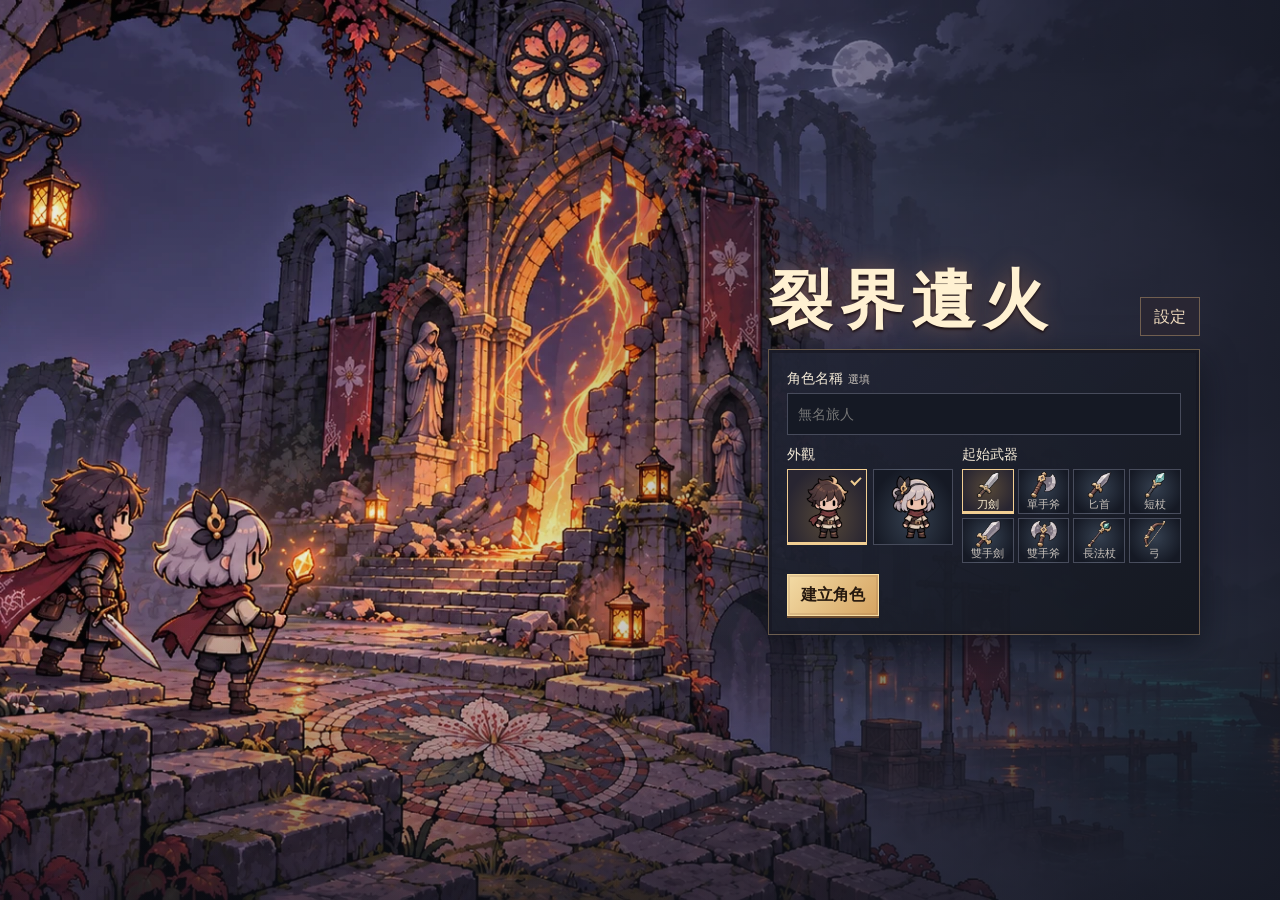
<file: index.html>
<!doctype html>
<html lang="zh-Hant">
<head>
  <meta charset="utf-8">
  <meta name="viewport" content="width=device-width,initial-scale=1,viewport-fit=cover">
  <meta name="emberfall-version" content="0.64.47">
  <meta name="emberfall-release" content="158">
  <meta name="theme-color" content="#141822">
  <meta name="description" content="裂界遺火角色選擇與遊戲入口。">
  <title>裂界遺火</title>
  <link rel="icon" href="./icons/emberfall-192.png" type="image/png">
  <link rel="manifest" href="./manifest.webmanifest">
  <link rel="apple-touch-icon" href="./icons/emberfall-180.png">
  <link rel="stylesheet" href="./home.css?v=154" data-home-style>
  <link rel="stylesheet" href="./appearance-picker.css?v=109">
  <link rel="stylesheet" href="./settings-ui.css?v=154">
</head>
<body>
  <div data-home-view>
  <img class="title-art" src="./art/title-screen.webp?v=149" width="1672" height="941" alt="" fetchpriority="high">
  <main class="title-screen">
    <div class="title-shell">
      <div class="title-heading"><h1>裂界遺火</h1><button type="button" class="title-secondary" data-home-settings aria-haspopup="dialog">設定</button></div>
      <section class="title-roster" aria-label="遊戲角色">
        <div class="realm-switch" role="group" aria-label="遊玩模式" hidden>
          <button type="button" data-realm="verified" aria-pressed="false">公測</button>
          <button type="button" data-realm="local" aria-pressed="false">本機</button>
        </div>
        <button class="title-primary" type="button" data-home-signin hidden>使用 Google 登入</button>
        <div class="roster-choice" hidden>
          <div class="roster-heading">
            <h2 id="roster-title">選擇角色</h2>
            <button class="title-secondary" type="button" data-home-new>新角色</button>
          </div>
          <ul class="roster-list" data-home-character aria-labelledby="roster-title"></ul>
          <div class="roster-character-actions" data-home-character-actions hidden>
            <button type="button" data-home-rename>重新命名</button>
            <button type="button" data-home-delete>刪除角色</button>
          </div>
        </div>
        <form class="roster-edit" data-home-edit autocomplete="off" hidden>
          <fieldset>
            <label class="title-field" data-home-rename-field>角色名稱 <input name="name" maxlength="24"></label>
            <p data-home-delete-message hidden></p>
            <div class="create-actions">
              <button type="button" class="title-secondary" data-home-edit-cancel>取消</button>
              <button type="submit" class="title-primary" data-home-edit-submit></button>
            </div>
          </fieldset>
        </form>
        <form class="roster-create" autocomplete="off" hidden>
          <fieldset>
            <label class="title-field character-name">角色名稱 <small>選填</small>
              <input name="name" maxlength="24" placeholder="無名旅人">
            </label>
            <div data-home-appearance></div>
            <fieldset class="weapon-picker">
              <legend>起始武器</legend>
              <div class="weapon-options" data-home-weapons></div>
            </fieldset>
            <div class="create-actions">
              <button type="submit" class="title-primary">建立角色</button>
              <button type="button" class="title-secondary" data-home-cancel hidden>取消</button>
            </div>
          </fieldset>
        </form>
        <a class="title-primary title-enter" data-home-enter href="./index.html?view=play" hidden>進入遊戲 <span aria-hidden="true">→</span></a>
        <p class="title-status" role="status">載入角色…</p>
        <button class="title-secondary" type="button" data-cancel-entry hidden>取消載入</button>
        <div class="roster-recovery">
          <button class="title-secondary" type="button" data-home-retry hidden>重新讀取</button>
          <a href="./play.html?direct=1" data-home-recovery hidden>存檔復原</a>
        </div>
      </section>
    </div>
  </main>
  <dialog id="home-settings" class="home-settings" aria-labelledby="home-settings-title">
    <svg class="home-symbols" width="0" height="0" aria-hidden="true"><symbol id="i-title-close" viewBox="0 0 24 24"><path d="m5 5 14 14M5 19 19 5" fill="none" stroke="currentColor" stroke-width="1.5"/></symbol></svg>
    <header class="dialog-header"><h2 id="home-settings-title">遊戲設定</h2><button class="modal-close" type="button" aria-label="關閉設定" title="關閉設定"><svg aria-hidden="true"><use href="#i-title-close"/></svg></button></header>
    <div class="settings-tools game-top-tools"><button type="button" data-home-fullscreen>全螢幕</button></div>
    <div data-home-settings-content></div>
    <input id="home-import-file" type="file" accept="application/json,application/gzip,.json,.gz" hidden>
    <p class="title-status" role="status" data-home-settings-status></p>
  </dialog>
  </div>
  <script type="module" src="./home-launch.js?v=158"></script>
  <script type="module" src="./pwa.js?v=154"></script>
</body>
</html>
</file>
<file: home.css>
:root {
  color-scheme: dark;
  font-family: system-ui, "Microsoft JhengHei", "PingFang TC", sans-serif;
  line-height: 1.5;
  background: #141822;
  color: #f5ebd8;
  --gold: #f1ce92;
  --muted: #c9c2bb;
  --border: #cda97570;
}
* { box-sizing: border-box; }
body {
  margin: 0;
  min-height: 100vh;
  isolation: isolate;
  background: radial-gradient(ellipse at 30% 40%, #473335, #141822 65%);
}
[hidden] { display: none !important; }
.title-art, body::before {
  position: fixed;
  inset: 0;
  width: 100%;
  height: 100%;
  pointer-events: none;
}
.title-art { z-index: -2; object-fit: cover; object-position: center; }
body::before {
  z-index: -1;
  content: "";
  background: linear-gradient(90deg, #11142114 38%, #12152060 64%, #11141ec9),
              linear-gradient(0deg, #10131d94, transparent 32%);
}
.title-screen {
  min-height: 100svh;
  display: flex;
  align-items: center;
  justify-content: flex-end;
  padding: max(1rem, env(safe-area-inset-top)) max(1rem, env(safe-area-inset-right))
           max(1rem, env(safe-area-inset-bottom)) max(1rem, env(safe-area-inset-left));
}
.title-shell { width: min(100%, 27rem); margin-inline-end: clamp(0rem, 5vw, 6rem); }
.title-heading { display: flex; align-items: baseline; justify-content: space-between; gap: .5rem; }
.title-heading button { flex: 0 0 auto; min-height: 36px; font: inherit; cursor: pointer; }
.title-heading button:focus-visible, .home-settings button:focus-visible { outline: 2px solid #a7e4d0; outline-offset: 2px; }
.home-settings {
  width: min(32rem, calc(100% - 1rem)); max-height: 90dvh; padding: .65rem .85rem;
  color: #f5ebd8; background: #1a212d; border: 1px solid var(--border);
  --line: #8394ad4d;
}
.home-settings::backdrop { background: #080d18a8; backdrop-filter: blur(4px); }
.home-settings .dialog-header { display: flex; justify-content: space-between; align-items: center; gap: .5rem; }
.home-settings h2 { margin: 0; font-size: 1rem; }
.home-settings .settings-tools { display: flex; flex-wrap: wrap; gap: .35rem; margin: .5rem 0; }
.home-settings button { min-height: 34px; padding: .15rem .55rem; border: 1px solid #849ab783; background: #192638; color: #f5ebd8; cursor: pointer; }
.home-settings button:disabled { opacity: .55; cursor: default; }
.home-settings .modal-close { display: grid; place-items: center; min-width: 34px; color: var(--gold); }
.home-settings .modal-close svg { width: 16px; height: 16px; }
.home-settings #install-help { background: #192538; color: #f5ebd8; border-color: var(--border); }
.home-symbols { position: absolute; }
.title-shell h1 {
  margin: 0 0 .75rem;
  color: #fff1d2;
  font-family: "Noto Serif TC", "Songti TC", "PMingLiU", serif;
  font-size: clamp(2.5rem, 5vw, 4.4rem);
  font-weight: 800;
  line-height: 1.13;
  letter-spacing: .12em;
  text-shadow: 0 .13rem .15rem #1c1013, 0 0 1.4rem #d6834c60;
}
.title-roster {
  display: grid;
  gap: .75rem;
  padding: clamp(.8rem, 2vw, 1.15rem);
  border: 1px solid var(--border);
  background: linear-gradient(140deg, #222535ed, #141820f0);
  box-shadow: inset 0 0 0 3px #171823a6, 0 .9rem 2rem #090c14a0;
}
.title-roster button, .title-roster a, .title-roster input { font: inherit; }
.title-roster button, .title-roster a { cursor: pointer; }
.title-roster button:disabled { opacity: .55; cursor: default; }
.title-roster :is(button, a, input):focus-visible { outline: 2px solid #a7e4d0; outline-offset: 3px; }
.realm-switch { display: grid; grid-template-columns: 1fr 1fr; gap: .35rem; padding: .2rem; background: #10131dd9; }
.realm-switch button { min-height: 38px; padding: .3rem .55rem; border: 1px solid transparent; background: transparent; color: var(--muted); }
.realm-switch button[aria-pressed="true"] { border-color: var(--border); background: #39313a; color: #ffebc4; }
.roster-choice { display: grid; gap: .45rem; }
.roster-heading { display: flex; align-items: center; justify-content: space-between; gap: .55rem; }
.roster-heading h2 { margin: 0; font-size: .875rem; font-weight: 600; }
.title-roster .roster-heading button { min-height: 34px; padding: .25rem .65rem; font-size: .875rem; }
.roster-list {
  position: relative;
  display: grid;
  gap: .3rem;
  max-height: min(14rem, 38svh);
  overflow-y: auto;
  scrollbar-width: thin;
  list-style: none;
  padding: 0;
  margin: 0;
}
.roster-character {
  display: grid;
  grid-template-columns: 2rem minmax(0, 1fr) auto .75rem;
  gap: .5rem;
  align-items: center;
  width: 100%;
  min-height: 44px;
  padding: .25rem .55rem;
  border: 1px solid #9297ae65;
  background: #151924;
  color: #fff2d6;
  text-align: start;
}
.roster-character img { width: 100%; height: 2rem; object-fit: contain; }
.roster-character span { overflow: hidden; text-overflow: ellipsis; white-space: nowrap; }
.roster-character small { color: var(--muted); white-space: nowrap; }
.roster-character:enabled:hover, .roster-character[aria-pressed="true"] { border-color: var(--gold); }
.roster-character[aria-pressed="true"] { background: linear-gradient(110deg, #4b3b32, #252633); }
.roster-character[aria-pressed="true"]::after { content: "✓"; color: var(--gold); text-align: center; }
.title-roster .roster-character:focus-visible { outline-offset: -3px; }
.roster-character-actions { display: flex; justify-content: flex-end; gap: .65rem; }
.title-roster .roster-character-actions button { padding: .15rem .3rem; border: 0; background: none; color: var(--muted); font-size: .8rem; }
.title-roster .roster-character-actions button:hover { color: var(--gold); }
.roster-edit fieldset { min-width: 0; margin: 0; padding: 0; border: 0; }
.roster-edit .create-actions { justify-content: flex-end; margin-top: .55rem; }
.roster-edit p { margin: 0; overflow-wrap: anywhere; }
.title-roster .roster-edit .title-danger { border-color: #d69a92; background: #603238; color: #ffe8e2; box-shadow: none; }
.title-field { display: grid; gap: .25rem; min-width: 0; font-size: .875rem; }
.title-field small { display: inline; color: var(--muted); font-size: .8em; }
.title-field input {
  width: 100%;
  min-width: 0;
  min-height: 42px;
  padding: .35rem .6rem;
  border: 1px solid #9297ae65;
  background: #151924;
  color: #fff2d6;
  border-radius: 0;
}
.roster-create > fieldset {
  display: grid;
  grid-template-columns: minmax(0, 10.375rem) minmax(0, 1fr);
  align-items: start;
  gap: .55rem;
  min-width: 0;
  padding: 0;
  margin: 0;
  border: 0;
}
.character-name, .create-actions { grid-column: 1 / -1; }
.character-name { display: block; }
.character-name input { display: block; margin-top: .25rem; }
.weapon-picker { min-inline-size: 0; margin: 0; padding: 0; border: 0; }
.weapon-picker legend { padding: 0; margin-block-end: 4px; font-size: .875rem; }
.weapon-options { display: grid; grid-template-columns: repeat(4, minmax(0, 1fr)); gap: 4px; }
.weapon-option {
  position: relative;
  display: grid;
  justify-items: center;
  align-content: center;
  min-height: 44px;
  padding: 1px 0 2px;
  border: 1px solid #9297ae65;
  background: radial-gradient(ellipse at 50% 42%, #354050, #151924 80%);
  color: var(--muted);
  cursor: pointer;
  line-height: 1.1;
  font-size: .67rem;
  white-space: nowrap;
}
.weapon-option img { width: 28px; height: 28px; object-fit: contain; }
.weapon-option input {
  position: absolute;
  width: 1px;
  height: 1px;
  min-height: 0;
  margin: 0;
  clip-path: inset(50%);
}
.weapon-option:hover { border-color: var(--gold); }
.weapon-option:has(input:checked) {
  border-color: var(--gold);
  background: radial-gradient(ellipse at 50% 42%, #564838, #282531 80%);
  box-shadow: inset 0 -2px var(--gold);
  color: #fff2d6;
}
.weapon-option:has(input:focus-visible) { outline: 2px solid #a7e4d0; outline-offset: -3px; }
.weapon-option:has(input:disabled) { opacity: .55; cursor: default; }
.create-actions { display: flex; gap: .5rem; margin-top: .15rem; }
.title-primary, .title-secondary {
  display: inline-flex;
  align-items: center;
  justify-content: center;
  gap: .75rem;
  min-height: 42px;
  padding: .4rem .8rem;
  border-radius: 0;
  text-decoration: none;
}
.title-roster .title-primary {
  border: 1px solid #f8dea3;
  background: linear-gradient(130deg, #f3dba5, #d5a361);
  color: #25180e;
  font-weight: 700;
  box-shadow: 0 2px #705031, inset 0 0 0 2px #76513924;
}
.title-roster .title-primary:hover { background: #f6dd9e; }
.title-secondary { border: 1px solid var(--border); background: #292633; color: #f3dec0; }
.title-secondary:hover, .realm-switch button:hover { border-color: var(--gold); }
.title-enter { justify-content: space-between; }
.title-status { margin: 0; color: var(--muted); font-size: .875rem; overflow-wrap: anywhere; }
.title-status[data-error="true"] { color: #ffd1be; }
.title-status:empty, .roster-recovery:has(> [hidden]:first-child + [hidden]) { display: none; }
.roster-recovery { display: flex; gap: .6rem; align-items: center; }
.roster-recovery a { color: var(--gold); text-underline-offset: .2em; }

@media (max-width: 42rem) and (orientation: portrait) {
  .title-art, body::before { position: absolute; height: clamp(15rem, 48svh, 31rem); }
  .title-art { object-position: 34% center; }
  body::before { background: linear-gradient(0deg, #141822, transparent 47%); }
  .title-screen { align-items: flex-start; padding-top: clamp(12rem, 39svh, 25rem); }
  .title-shell { margin-inline: auto; }
  .title-shell h1 { text-align: center; }
}
@media (pointer: coarse) {
  .title-roster :is(button, .title-field input), .title-primary, .title-heading button, .home-settings button { min-height: 44px; }
  .title-roster .title-field input { font-size: 16px; }
}
@media (max-width: 27rem) {
  .roster-create > fieldset { grid-template-columns: minmax(0, 1fr); }
}
@media (max-height: 25rem) and (orientation: landscape) {
  .title-screen { padding-block: max(.375rem, env(safe-area-inset-top)) max(.375rem, env(safe-area-inset-bottom)); }
  .title-heading { position: relative; display: block; }
  .title-heading button { position: absolute; inset: -3px 0 auto auto; }
  .title-shell h1 { font-size: 1.9rem; margin-bottom: .45rem; }
  .title-roster { gap: .45rem; padding: .5rem; }
  .roster-create > fieldset { gap: .4rem; }
}
</file>
<file: appearance-picker.css>
.appearance-picker {
  min-inline-size: 0;
  margin: 0;
  padding: 0;
  border: 0;
}
.appearance-picker legend { padding: 0; margin-block-end: 4px; font-size: .875rem; }
.appearance-options {
  display: grid;
  grid-template-columns: repeat(2, minmax(0, 5rem));
  gap: 6px;
}
.appearance-option {
  position: relative;
  display: grid;
  grid-template-rows: minmax(0, 1fr);
  place-items: center;
  min-inline-size: 0;
  height: 76px;
  border: 1px solid #9297ae65;
  background: radial-gradient(ellipse at 50% 65%, #354050, #151924 77%);
  cursor: pointer;
}
.appearance-option img {
  display: block;
  width: 100%;
  height: 100%;
  padding: 5px 8px;
  box-sizing: border-box;
  object-fit: contain;
}
.appearance-option input[type="radio"] {
  position: absolute;
  width: 1px;
  height: 1px;
  min-height: 0;
  margin: 0;
  padding: 0;
  clip-path: inset(50%);
}
.appearance-option:hover { border-color: #cda975; }
.appearance-option:has(input:checked) {
  border-color: #f1ce92;
  background: radial-gradient(ellipse at 50% 65%, #564838, #282531 77%);
  box-shadow: inset 0 -2px #f1ce92;
}
.appearance-option:has(input:checked)::after {
  position: absolute;
  inset: 5px 7px auto auto;
  width: 4px;
  height: 8px;
  border: solid #f1ce92;
  border-width: 0 2px 2px 0;
  transform: rotate(45deg);
  content: "";
}
.appearance-option:has(input:focus-visible) { outline: 2px solid #a7e4d0; outline-offset: 2px; }
.appearance-option:has(input:disabled) { opacity: .55; cursor: default; }
</file>
<file: settings-ui.css>
/* Shared by the title screen and in-game settings. */
.settings-toggle{display:flex;align-items:center;gap:11px;cursor:pointer;line-height:1.7}
.settings-toggle>input{width:19px;height:19px;accent-color:#c6ab6f;flex-shrink:0}
.settings-toggle b{font-size:14px;font-weight:400}
.settings-toggle small{display:block;font-size:11px;color:var(--muted)}
.storage-summary{padding:8px 0;margin-bottom:12px;border-bottom:1px solid var(--line);font-size:12px}
.storage-summary small{display:block;color:var(--muted);font-size:11px}
.storage-backup-actions{display:flex;gap:8px;flex-wrap:wrap;margin:8px 0}
.storage-backup-actions button{min-height:34px;padding:5px 10px;font-size:12px;border:1px solid var(--line)}
.pointer-aim-setting{padding:8px 0;margin:0 0 10px;border-bottom:1px solid var(--line)}
.game-update-history,.standalone-release-history{border-top:1px solid #38485a;margin-top:4px;padding-top:8px}
.standalone-release-history{margin-top:12px}
.game-update-history h3,.standalone-release-history>summary{font-size:13px;color:var(--gold);margin:0 0 6px}
.standalone-release-history>summary,.release-history summary{cursor:pointer}
.release-history details{border-top:1px solid #38485a;padding:0 4px}
.release-history summary{display:flex;align-items:center;flex-wrap:wrap;gap:5px 10px;min-height:34px;font-size:12px}
.release-history summary::after{content:'▸';color:var(--muted);margin-left:auto}
.release-history details[open]>summary::after{content:'▾'}
.release-history summary::-webkit-details-marker{display:none}
.release-history summary b{color:var(--gold)}
.release-history time{font-variant-numeric:tabular-nums;color:var(--pale-blue,#bac5d6)}
.release-history-new{color:#abdfc3;font-size:11px}
.release-history ul{font-size:12px;line-height:1.65;padding-inline-start:20px;margin:0 0 9px;overflow-wrap:anywhere}
.release-history li+li{margin-top:3px}
.audio-settings{display:grid;gap:7px;margin-bottom:10px;padding:8px 0 11px;border-bottom:1px solid var(--line)}
.audio-settings label{display:flex;gap:9px;align-items:center;font-size:13px}
.audio-settings output{color:var(--gold);font-variant-numeric:tabular-nums}
.audio-settings>div{display:grid;grid-template-columns:minmax(60px,1fr) auto auto;gap:8px;align-items:center}
.audio-settings input{width:100%;min-width:0;accent-color:var(--gold)}
.audio-settings button{min-width:54px;min-height:34px;padding:3px 8px;white-space:nowrap}
@media(pointer:coarse){.release-history summary,.standalone-release-history>summary,.audio-settings button,.storage-backup-actions button{min-height:44px}}
</file>
<file: style.css>
*{-webkit-user-select:none;user-select:none;-webkit-touch-callout:none}input,textarea,[contenteditable]:not([contenteditable="false"]),[contenteditable]:not([contenteditable="false"]) *{-webkit-user-select:text;user-select:text}img:not([draggable="true"]),a:not([draggable="true"]){-webkit-user-drag:none}
:root{color-scheme:dark;--bg:#0b110e;--panel:#172019;--line:#3c4935;--muted:#929d86;--text:#d9dccb;--gold:#c9af7a;--gold-dim:#a28f62;--green:#a2b792;--serif:Georgia,'Noto Serif TC','PMingLiU',serif}*{box-sizing:border-box}html,body{margin:0;width:100%;height:100%;overflow:hidden}body{background:#0b110e;color:var(--text);font:13px/1.6 var(--game-font)}button,a,input,select{font:inherit}button{color:inherit;background:none;border:0;cursor:pointer;touch-action:manipulation;-webkit-tap-highlight-color:transparent}button:disabled{cursor:not-allowed;opacity:.4}button:focus-visible,a:focus-visible,select:focus-visible{outline:2px solid var(--gold);outline-offset:3px}a{color:inherit;text-decoration:none}svg{width:20px;height:20px;fill:none;stroke:currentColor;stroke-width:1.5;stroke-linecap:round;stroke-linejoin:round;flex-shrink:0}.svg-defs{position:absolute;width:0;height:0;overflow:hidden}h1,h2,h3,p{margin:0}.hidden{display:none!important}.eyebrow{font-size:9px;letter-spacing:2px;color:var(--gold-dim)}.gold-btn{min-height:44px;padding:11px 20px;display:inline-flex;align-items:center;justify-content:center;gap:12px;background:linear-gradient(135deg,#b69b63,#ddc38d);border:1px solid #cbb27b;color:#20261b;font-size:12px;font-weight:600;letter-spacing:1px}.gold-btn:hover{filter:brightness(1.12)}.gold-btn svg{height:17px;width:17px}.gold-btn svg:last-child{width:13px}.outline-btn{display:inline-flex;align-items:center;justify-content:center;gap:10px;min-height:38px;padding:8px 13px;border:1px solid #6c7650;color:#d3c49e;font-size:11px}.outline-btn:hover{background:#3c4d2a55}.text-btn{display:inline-flex;gap:6px;align-items:center;padding:0;color:#c0b385;font-size:11px}.text-btn:hover{color:#f1dcad}.text-btn svg{width:12px;height:12px}.subtle-btn{padding:8px;font-size:11px;color:#b4b49a;letter-spacing:.5px}.subtle-btn:hover{color:#eee1bd}.point-dot{width:4px;height:4px;border-radius:50%;background:#d4b675;position:absolute;right:18px;top:2px}.game-shell,.game-main,.arena{position:relative;width:100%;height:100dvh}.game-shell{isolation:isolate}.game-main{position:absolute;inset:0;padding:0;max-width:none;margin:0}.arena{overflow:hidden;touch-action:none;background:#0d1511}.arena canvas{width:100%;height:100%;display:block;touch-action:none}.arena-grain{position:absolute;inset:0;pointer-events:none;background:repeating-linear-gradient(0deg,#00000003 0,#00000003 1px,transparent 1px,transparent 3px);z-index:1}.arena:after{content:'';position:absolute;bottom:0;left:0;right:0;height:260px;pointer-events:none;background:linear-gradient(transparent,#09120cc4 55%,#09120cf5);z-index:2}.game-topbar{position:absolute;left:0;top:0;right:0;height:61px;display:flex;align-items:center;justify-content:space-between;gap:20px;padding:0 28px;z-index:10;border-bottom:1px solid #68744b55;background:linear-gradient(#0b140ff5,#0b140fbb);box-shadow:0 2px 20px #0002}.brand{display:flex;align-items:center;gap:10px;color:#d9bf87;min-width:145px}.brand>svg{width:26px;height:32px;stroke-width:1}.brand>span{font:23px/1.2 var(--serif);letter-spacing:5px}.brand small{display:block;font:6px/2.2 var(--game-font);letter-spacing:3px}.chapter-label{display:flex;gap:12px;align-items:center;font-size:11px;color:#96a186;letter-spacing:1px}.chapter-label b{font:17px var(--serif);color:#d4c6a4;letter-spacing:2px;font-weight:400}.chapter-label>span:first-child{font-size:8px;border:1px solid #6c7350;padding:2px 6px;color:#b5b08c}.chapter-label i{font-style:normal;color:#67765a}.game-top-tools{display:flex;gap:15px;align-items:center;color:#bdc0a7}.game-top-tools>button:not(.difficulty-chip){display:flex;align-items:center;justify-content:center;width:28px;height:32px;color:#b4bd9d}.game-top-tools svg{width:16px;height:16px}.game-top-tools #fullscreen{font-size:23px}.difficulty-chip{font-size:10px;letter-spacing:1px;display:flex;align-items:center;gap:10px;border:1px solid #9c8b5855;background:#4c4e2522;padding:5px 10px;color:#d2bd89}.difficulty-chip svg{height:10px;width:10px;transform:rotate(90deg)}.quest-tracker{position:absolute;left:27px;top:85px;z-index:3;max-width:400px}.quest-tracker>button:first-child{display:flex;align-items:center;gap:10px;padding:0;text-align:left;text-shadow:0 2px 6px #000}.quest-diamond{font-size:25px;color:#d5bd83}.quest-tracker small{display:block;font-size:8px;letter-spacing:1.5px;color:#b4b89c}.quest-tracker small>span{margin-left:10px;color:#8f9c82;letter-spacing:0}.quest-tracker b{display:block;font-size:11px;font-weight:400;letter-spacing:.5px;color:#d2d0b8;max-width:340px}.quest-tracker>button:first-child>span:last-child{color:#a6ad8b;margin-left:3px;font-size:11px}.mini-map{position:absolute;top:86px;right:28px;display:flex;gap:6px;padding:12px;background:#0e1a12b5;border:1px solid #a4a46a44;z-index:3}.mini-map span{height:12px;width:16px;border:1px solid #748466;transform:skewY(-15deg);background:#283d2a}.mini-map span.active{border-color:#e2ca8e;background:#a19261}.mini-map span.done{background:#758d60}@keyframes banner{0%,100%{opacity:0}15%,80%{opacity:1}}.boss-bar{position:absolute;top:175px;left:30%;right:30%;z-index:4}.boss-bar small{display:block;text-align:center;font-size:11px;color:#e0b59c;margin-bottom:6px;letter-spacing:1px}.boss-bar small span{display:block;font-size:8px;color:#ae9176;margin-top:2px}.boss-bar>div{height:10px;border:1px solid #a68158;padding:2px;background:#291e1a}.boss-bar i{display:block;height:100%;background:linear-gradient(90deg,#873e32,#ce7654);transition:width .15s}.camp-overlay{position:absolute;inset:0;z-index:4;display:flex;flex-direction:column;align-items:center;justify-content:center;padding:65px 16px 190px;text-align:center;background:linear-gradient(#09130b11,#0b150d33 35%,#08130d99 80%)}.camp-badge{width:54px;height:54px;display:grid;place-items:center;border:1px solid #d0b37d66;transform:rotate(45deg);background:#25312188;box-shadow:0 0 50px #d2bc6422;margin-bottom:26px}.camp-badge svg{transform:rotate(-45deg);width:32px;height:32px;color:#d0ba85;stroke-width:1}.camp-overlay>.eyebrow{font-size:8px;letter-spacing:3px;color:#b9a771}.camp-overlay h2{font:32px var(--serif);font-weight:400;letter-spacing:4px;color:#efe1bc;margin:16px 0}.camp-overlay p{font-size:12px;line-height:2;letter-spacing:1px;color:#bdc3aa;margin-bottom:28px}.camp-overlay>.gold-btn{min-width:220px}.camp-overlay>.subtle-btn{margin-top:11px}.camp-loadout-hint{font-size:9px;color:#788c6e;margin-top:11px;letter-spacing:.6px}.next-room{position:absolute;top:31%;left:0;right:0;z-index:5;display:flex;align-items:center;flex-direction:column;gap:12px}.next-room>span{font-size:11px;color:#c5cbb0;text-shadow:0 2px 8px #000}.result-overlay,.pause-overlay{position:absolute;inset:0;z-index:9;background:#07110cea;backdrop-filter:blur(4px);display:flex;align-items:center;justify-content:center;flex-direction:column;text-align:center;padding:20px 20px 130px}.result-overlay>svg,.pause-overlay>svg{color:var(--gold);width:52px;height:52px;margin-bottom:17px}.result-overlay h2,.pause-overlay h2{font:29px var(--serif);letter-spacing:4px;color:#e8d9b0;margin:11px 0}.result-overlay p,.pause-overlay p{font-size:12px;color:#a6b099;line-height:2;max-width:430px}.pause-overlay .gold-btn{margin-top:24px;min-width:175px}.result-overlay .subtle-btn,.pause-overlay .subtle-btn{margin-top:10px}.result-stats{display:flex;gap:34px;margin:25px 0}.result-stats b{display:block;font:26px var(--serif);color:#d1bb85}.result-stats small{font-size:10px;color:#a5b294}.result-reward{color:#d6ab91!important;margin-bottom:22px!important}.combat-dock{position:absolute;bottom:91px;left:50%;transform:translateX(-50%);width:min(880px,calc(100% - 70px));display:grid;grid-template-columns:1fr 320px 1fr;align-items:center;gap:26px;z-index:6;pointer-events:none}.resource-panel{min-width:0;padding:13px 13px 8px;border:1px solid #68694a66;background:linear-gradient(#152319dd,#0a150fdd);box-shadow:0 2px 20px #0004}.resource-heading{display:flex;justify-content:space-between;align-items:center;gap:8px;margin-bottom:7px;font-size:13px;letter-spacing:1px}.resource-heading small{font:9px var(--game-font);opacity:.65;margin-left:5px}.resource-heading b{font:13px var(--game-font);letter-spacing:.5px;color:#f0e7d2;white-space:nowrap}.health-resource .resource-heading>span{color:#f39888}.mana-resource .resource-heading>span{color:#89bff0}.resource-track{height:20px;position:relative;background:#080e0a;border:1px solid #aa8b6977;padding:2px;overflow:hidden}.resource-track i{display:block;height:100%;width:100%;transition:width .15s;box-shadow:inset 0 1px 1px #fff3}.resource-track>span{position:absolute;inset:2px;background:linear-gradient(#ffffff18,transparent 45%,#0002);pointer-events:none}.hp-track i{background:linear-gradient(90deg,#8e241e,#df5149 85%,#ed8b71)}.mp-track{border-color:#729bb177}.mp-track i{background:linear-gradient(90deg,#1c4e94,#428ed5 85%,#85b8e9)}.resource-panel>small{display:block;margin-top:5px;font-size:8px;color:#8a9b80;letter-spacing:.3px}.combat-actions{display:flex;flex-direction:column;gap:13px;align-items:center}.skill-bar{display:flex;align-items:center;gap:9px;pointer-events:auto}.skill-button{position:relative;width:54px;height:52px;border:1px solid #a89b6355;background:linear-gradient(135deg,#34482a,#132116);box-shadow:inset 0 0 0 3px #0c160e99;display:grid;place-items:center;color:#d2c693}.skill-button svg{width:27px;height:27px;stroke-width:1.3}.skill-button:hover{border-color:#ddc98b}.skill-button kbd{position:absolute;top:0;right:2px;background:#101b12;color:#c5c6a5;font:8px var(--game-font);padding:1px 3px}.skill-button small{position:absolute;top:55px;white-space:nowrap;font-size:8px;color:#bbc3a2}.skill-button em{position:absolute;bottom:1px;font-style:normal;font-size:7px;letter-spacing:.5px;color:#85b3d1}.skill-button.utility{width:46px;height:46px;color:#b7bda0;background:#182a1bc9}.skill-button.utility small{top:50px}.skill-button.utility kbd{font-size:6px}.skill-button.unavailable{opacity:.55}.flask-belt{display:flex;gap:7px;padding-top:8px;pointer-events:auto}.flask-slot{width:47px;height:60px;position:relative;display:flex;align-items:center;justify-content:center;flex-direction:column;gap:0;border:1px solid color-mix(in srgb,var(--flask-color) 50%,transparent);background:#111f16;isolation:isolate;overflow:hidden;color:var(--flask-color);box-shadow:inset 0 0 0 3px #09150e88}.flask-slot>svg{width:22px;height:24px;stroke-width:1.1;margin-top:0}.flask-slot kbd{position:absolute;top:1px;right:3px;font:8px var(--game-font);color:#d5d5b9}.flask-liquid{position:absolute;bottom:0;left:0;right:0;height:var(--charge);background:linear-gradient(transparent,color-mix(in srgb,var(--flask-color) 20%,transparent));z-index:-1;transition:height .2s}.flask-slot small{font-size:8px;line-height:1.3;letter-spacing:1px}.flask-slot>b{font:8px var(--game-font);color:#c3cdb5;line-height:1.5}.flask-slot em{font-style:normal;font-size:6px;color:#6d8566}.flask-slot.flask-active{border-color:var(--flask-color);box-shadow:0 0 12px color-mix(in srgb,var(--flask-color) 18%,transparent),inset 0 0 10px color-mix(in srgb,var(--flask-color) 10%,transparent)}.flask-slot.flask-empty{opacity:.45}.buff-rack{position:absolute;bottom:271px;left:50%;transform:translateX(-50%);display:flex;gap:7px;z-index:6;pointer-events:none;flex-wrap:wrap;justify-content:center;max-width:600px}.buff-rack>span{display:flex;align-items:center;gap:6px;padding:5px 8px;font-size:9px;border:1px solid color-mix(in srgb,var(--buff-color) 40%,transparent);background:#0d1c12c9;color:var(--buff-color)}.buff-rack svg{width:13px;height:13px}.buff-rack b{font:10px var(--game-font);color:#e0ddc0}.experience-strip{position:absolute;left:0;right:0;bottom:65px;z-index:8}.experience-strip>div{height:4px;background:#313a21;border-top:1px solid #83754477}.experience-strip i{display:block;height:100%;background:linear-gradient(90deg,#7b6a33,#c6ac60);width:0}.experience-strip>span{position:absolute;right:15px;bottom:7px;font-size:8px;color:#9e9a70;letter-spacing:1px;text-shadow:0 1px 4px #000}.game-feed{position:absolute;left:26px;bottom:111px;max-width:235px;z-index:4;pointer-events:none;font-size:9px;color:#7e9274;line-height:1.8}.game-feed small{display:none}.bottom-nav{position:absolute;left:0;right:0;bottom:0;height:65px;display:flex;align-items:stretch;justify-content:center;gap:23px;padding:9px 15px 8px;border-top:1px solid #676c4777;background:linear-gradient(#1d2b1ad9,#0f1d14fa);z-index:10;box-shadow:0 -5px 25px #08120b66}.bottom-nav button{position:relative;min-width:65px;padding:0 8px;display:flex;flex-direction:column;justify-content:center;align-items:center;gap:4px;font-size:10px;letter-spacing:1px;color:#9fae8d}.bottom-nav button svg{height:20px;width:20px;stroke-width:1.3}.bottom-nav button:hover,.bottom-nav button.active{color:#e0c48a}.bottom-nav button.active:after{content:'';position:absolute;bottom:-8px;left:25%;right:25%;height:2px;background:#c9ad70}#bag-badge{position:absolute;top:-2px;right:9px;font-size:8px;color:#d8bd80}.game-save-state{position:absolute;right:20px;bottom:23px;z-index:11;font-size:8px;letter-spacing:1px;color:#6b8361;max-width:180px;pointer-events:none}.game-save-state i{display:none}.touch-joystick,.touch-attack{display:none}.panel-intro{font-size:12px;color:#a1ae92;line-height:1.9;margin-bottom:20px}.game-feed{text-overflow:ellipsis;overflow:hidden}.difficulty-option>small{display:flex;align-items:center;gap:6px;font-size:9px;color:#b5b18e;margin-bottom:13px}.difficulty-option>small svg{height:12px;width:12px}.difficulty-option.locked{border-color:#3f4c33;background:#142015}.difficulty-option.locked>b{color:#8e8e70}.difficulty-option p{font-size:10px;color:#b39a73;line-height:1.8;margin-top:12px}.difficulty-notice{margin-top:20px}.hero-stat-sheet{padding:18px;border:1px solid #596843;background:linear-gradient(120deg,#27351f66,#102215);margin-bottom:24px}.stat-sheet-heading{display:flex;justify-content:space-between;align-items:center;margin-bottom:18px}.stat-sheet-heading small{font-size:9px;color:#9eab83;letter-spacing:1px}.stat-sheet-heading h3{font:23px var(--serif);color:#e0cfaa;letter-spacing:2px;margin-top:5px}.stat-sheet-heading>span{font-size:9px;color:#819772}.stat-sheet-grid{display:grid;grid-template-columns:repeat(3,1fr);gap:12px 20px}.stat-sheet-grid>div{display:flex;align-items:center;gap:8px;min-width:0;font-size:10px;color:#98ab87}.stat-sheet-grid svg{height:14px;width:14px;color:#b6ae7a}.stat-sheet-grid b{margin-left:auto;font:13px var(--game-font);color:#d7d6b5;white-space:nowrap}.stat-sheet-note{font-size:9px;color:#708c65;line-height:1.8;margin-top:18px;border-top:1px solid #465f3355;padding-top:12px}.stash-layout{display:grid;grid-template-columns:1fr 1fr;gap:22px}.stash-section-heading{display:flex;align-items:center;justify-content:space-between;padding:0 0 12px;border-bottom:1px solid #55684466;margin-bottom:14px}.stash-section-heading h3{font:17px var(--serif);display:flex;align-items:center;gap:8px;color:#c6c8a6}.stash-section-heading h3 svg{width:18px;height:18px;color:#baa774}.stash-section-heading>span{font-size:10px;color:#a7b693}

.close-btn{border:1px solid #455039;width:34px;height:34px;display:grid;place-items:center;color:#a1aa91}.close-btn svg{width:16px}.close-btn:hover{color:#e4d3a7;border-color:#a08a58}dialog{width:min(870px,94vw);max-height:88dvh;padding:0;background:linear-gradient(135deg,#20271e,#121c14);color:var(--text);border:1px solid #77714d;box-shadow:0 20px 100px #0009}dialog::backdrop{background:#070e0bc9;backdrop-filter:blur(5px)}.dialog-header{display:flex;align-items:center;justify-content:space-between;padding:22px 26px;border-bottom:1px solid #424b35;position:sticky;top:0;background:#192219;z-index:2}.dialog-header h2{font:23px/1.7 var(--serif);color:#ddd1ae;letter-spacing:3px}.dialog-header .eyebrow{font-size:8px}#dialog-body{padding:24px 26px 30px}.panel-intro{font-size:11px;color:#9ca78d;line-height:1.9;margin-bottom:20px}.class-grid{display:grid;grid-template-columns:repeat(3,1fr);gap:14px}.class-card{border:1px solid #4d5b3d;padding:25px 17px 18px;text-align:left;background:#1b281b;position:relative}.class-card.selected{border-color:var(--gold);background:linear-gradient(135deg,#b49f6020,#18271a)}.class-card>svg{display:block;height:60px;width:60px;margin:10px auto 28px;stroke-width:1;color:var(--class-color)}.class-card h3{font:22px var(--serif);letter-spacing:4px;color:var(--class-color)}.class-card small{font-size:9px;color:#a9a68e;letter-spacing:1px;display:block;margin:7px 0 15px}.class-card p{font-size:10px;color:#8f9f83;line-height:1.9;min-height:57px}.class-builds{border-top:1px solid #445037;margin-top:17px;padding-top:13px;display:flex;gap:8px;flex-wrap:wrap}.class-builds span{font-size:9px;background:#101a11;border:1px solid #48573b;padding:3px 7px;color:#b0b89b}.class-card .gold-btn{width:100%;margin-top:20px;min-height:36px;font-size:10px}.empty-state{padding:30px;text-align:center;border:1px dashed #4a5a3a;color:#8a9d79;font-size:11px;grid-column:1/-1}.guide-grid{display:grid;grid-template-columns:1fr 1fr;gap:22px}.guide-block{border:1px solid #415235;padding:18px;background:#162416}.guide-block h3{font:17px var(--serif);color:#cbbf9c;letter-spacing:2px;margin-bottom:12px}.guide-block p{font-size:11px;line-height:2;color:#9aaa8c}.guide-block kbd{background:#0c190e;border:1px solid #4e6040;padding:1px 5px;font:10px var(--game-font);color:#c3caaa}.guide-block ol{padding-left:19px;margin:0;color:#9aaa8c;font-size:11px;line-height:2.3}.save-actions{display:flex;gap:10px;margin-top:16px}.save-actions button{border:1px solid #69704d;padding:8px 13px;font-size:10px;color:#c6bc96}.difficulty-options{display:grid;grid-template-columns:repeat(3,1fr);gap:12px}.difficulty-option{padding:22px 15px;border:1px solid #4d5b3d;background:#1b281b;text-align:left}.difficulty-option.selected{border-color:#bba36f}.difficulty-option b{display:block;font:19px var(--serif);color:#d2c196;margin-bottom:13px}.difficulty-option span{font-size:10px;display:block;color:#95a784;line-height:2}.difficulty-option .gold-btn{margin-top:20px;min-height:34px;font-size:10px;width:100%}#toasts{position:fixed;right:24px;bottom:28px;display:flex;flex-direction:column;gap:8px;z-index:50;pointer-events:none}.toast{padding:12px 18px;background:#202e1ff5;border:1px solid #6a764b;color:#dbcfaa;font-size:11px;box-shadow:0 5px 25px #0006;animation:toastin .2s ease;max-width:340px}@keyframes toastin{from{opacity:0;transform:translateY(8px)}to{opacity:1;transform:translateY(0)}}


.name-helper{display:block;font-size:9px;color:#71866a;margin-top:6px}.class-choice-mark{position:absolute;right:10px;top:10px;width:21px;height:21px;display:grid;place-items:center;border:1px solid #596849;background:#142015;color:#d5c18d;opacity:.3}.class-choice-mark svg{width:12px;height:12px}.selected>.class-choice-mark{opacity:1;border-color:#bca16d;background:#b19a4a22}.form-error{font-size:11px;color:#dba28a;line-height:1.8;min-height:22px;margin-top:14px}


@media(max-width:700px){dialog{width:96vw;max-height:92dvh}.dialog-header{padding:15px 17px}.dialog-header h2{font-size:21px}#dialog-body{padding:18px 16px 23px}.class-grid{grid-template-columns:1fr;gap:10px}.class-card{padding:17px;display:grid;grid-template-columns:50px 1fr;gap:0 12px}.class-card>svg{grid-row:1/5;width:35px;height:44px;margin:8px 0}.class-card h3{font-size:20px}.class-card small{font-size:9px;margin:3px 0 9px}.class-card p{font-size:10px;min-height:0}.class-builds{grid-column:2;padding-top:8px;margin-top:9px}.class-builds span{font-size:8px}.guide-grid{grid-template-columns:1fr}.guide-block{padding:16px}.guide-block p,.guide-block ol{font-size:11px}.difficulty-options{grid-template-columns:1fr}.difficulty-option{padding:16px;display:grid;grid-template-columns:1fr 100px;gap:5px 10px}.difficulty-option b{font-size:18px;margin-bottom:5px}.difficulty-option span{grid-column:1;font-size:10px}.difficulty-option .gold-btn{grid-column:2;grid-row:1/4;align-self:center;margin:0}}

@media(pointer:coarse),(max-width:700px){.touch-joystick{display:block;position:absolute;left:25px;bottom:235px;width:94px;height:94px;border:1px solid #bfca9a44;border-radius:50%;background:#10201677;z-index:6;touch-action:none;box-shadow:inset 0 0 18px #0004}#stick{position:absolute;left:27px;top:27px;width:38px;height:38px;border:1px solid #c9cea477;border-radius:50%;background:radial-gradient(#829a6566,#3e624633);pointer-events:none}.touch-attack{display:block;position:absolute;right:27px;bottom:244px;z-index:6}.touch-attack button{display:flex;align-items:center;justify-content:center;flex-direction:column;gap:3px;width:74px;height:74px;border-radius:50%;border:1px solid #c7ba8377;background:radial-gradient(#506442aa,#1b321eaa);color:#dbcc9f;touch-action:none;box-shadow:0 0 0 4px #10241666}.touch-attack button svg{width:29px;height:29px}.touch-attack button small{font-size:9px}.touch-attack button.pressed{background:#718347bb;border-color:#ecdcaa}.arena:not(.in-combat) .touch-attack,.arena:not(.in-combat) .touch-joystick{opacity:.18;pointer-events:none}.skill-button kbd{display:none}.game-feed{display:none}.game-save-state{display:none}.skill-button{min-width:45px;min-height:45px}}
@media(max-width:1100px){.combat-dock{width:min(760px,calc(100% - 50px));grid-template-columns:1fr 250px 1fr;gap:20px}.chapter-label{gap:8px}.game-save-state{display:none}.game-feed{display:none}.bottom-nav{gap:18px}.resource-heading b{font-size:12px}}
@media(max-width:700px){.game-topbar{height:51px;padding:0 12px;gap:10px}.brand{gap:5px;min-width:65px}.brand>svg{width:20px;height:26px}.brand>span{font-size:19px;letter-spacing:2px}.brand small{font-size:5px;letter-spacing:1.4px}.chapter-label{display:none}.game-top-tools{gap:10px}.difficulty-chip{font-size:9px;padding:4px 8px}.game-top-tools>button:not(.difficulty-chip){width:24px;height:30px}.quest-tracker{left:12px;top:66px;max-width:calc(100% - 28px)}.quest-tracker b{max-width:280px;font-size:10px;letter-spacing:.3px}.quest-tracker small{font-size:7px;letter-spacing:1px}.quest-diamond{font-size:22px}.mini-map{top:139px;right:13px;padding:8px;gap:4px}.mini-map span{height:8px;width:10px}.camp-overlay{padding:80px 12px 215px}.camp-badge{width:42px;height:42px;margin-bottom:23px}.camp-badge svg{width:26px;height:26px}.camp-overlay>.eyebrow{font-size:6px;letter-spacing:1.8px}.camp-overlay h2{font-size:24px;letter-spacing:2px;margin:14px 0}.camp-overlay p{font-size:10px;letter-spacing:.5px;margin-bottom:20px}.camp-overlay>.gold-btn{font-size:11px;min-width:204px}.camp-overlay>.subtle-btn{font-size:10px;margin-top:8px}.camp-loadout-hint{font-size:8px;margin-top:6px;letter-spacing:.2px}.combat-dock{bottom:82px;width:calc(100% - 24px);grid-template-columns:1fr 1fr;gap:11px 14px;align-items:stretch}.health-resource{grid-column:1;grid-row:1}.mana-resource{grid-column:2;grid-row:1}.resource-panel{padding:8px 9px 7px}.resource-heading{font-size:11px;margin-bottom:5px;letter-spacing:.5px;gap:4px}.resource-heading small{font-size:7px;margin-left:2px}.resource-heading b{font-size:10px}.resource-track{height:15px;padding:2px}.resource-panel>small{font-size:7px;letter-spacing:0;margin-top:4px;white-space:nowrap;overflow:hidden;text-overflow:ellipsis}.combat-actions{grid-column:1/-1;grid-row:2;flex-direction:row;justify-content:center;gap:17px;align-items:center}.skill-bar{gap:7px;padding-bottom:12px}.skill-button{height:48px;width:46px;min-width:44px}.skill-button svg{height:24px;width:24px}.skill-button.utility{width:42px;height:44px}.skill-button small{font-size:7px;top:50px}.skill-button.utility small{top:46px}.skill-button em{font-size:6px;bottom:1px}.flask-belt{padding:0;gap:6px;align-self:flex-start}.flask-slot{width:43px;height:59px}.flask-slot>svg{width:20px;height:23px}.flask-slot small{font-size:7px}.flask-slot>b{font-size:7px}.flask-slot em{font-size:6px}.flask-slot kbd{font-size:7px}.buff-rack{bottom:264px;gap:5px;width:90%}.buff-rack>span{font-size:8px;padding:4px 6px;gap:4px}.buff-rack svg{width:12px;height:12px}.buff-rack b{font-size:9px}.touch-joystick{left:18px;bottom:299px;width:86px;height:86px}#stick{left:24px;top:24px;width:36px;height:36px}.touch-attack{right:22px;bottom:306px}.touch-attack button{width:67px;height:67px}.touch-attack button svg{width:26px;height:26px}.touch-attack button small{font-size:8px}.bottom-nav{height:61px;padding:7px 3px max(7px,env(safe-area-inset-bottom));gap:0;justify-content:space-around}.bottom-nav button{min-width:0;flex:1;padding:0 3px;font-size:8px;letter-spacing:0;gap:4px}.bottom-nav button svg{width:18px;height:18px}.bottom-nav button.active:after{bottom:-7px;left:30%;right:30%}.bottom-nav .point-dot{right:17%;top:1px}#bag-badge{font-size:7px;top:-2px;right:15%}.experience-strip{bottom:61px}.experience-strip>span{font-size:7px;right:12px;bottom:6px}.boss-bar{top:168px;left:14%;right:14%}.boss-bar small{font-size:9px}.boss-bar small span{font-size:7px}.boss-bar>div{height:8px;padding:1px}.next-room{top:32%;padding:0 8px}.next-room>span{font-size:9px}.next-room>.gold-btn{font-size:11px}.result-overlay,.pause-overlay{padding-bottom:160px}.result-overlay h2,.pause-overlay h2{font-size:24px;letter-spacing:2px}.result-overlay p,.pause-overlay p{font-size:10px}.result-stats{gap:28px;margin:20px 0}.result-stats b{font-size:24px}.result-stats small{font-size:9px}.result-overlay>.gold-btn,.pause-overlay>.gold-btn{font-size:11px}.result-reward{font-size:9px!important}.panel-intro{font-size:11px}.hero-stat-sheet{padding:14px}.stat-sheet-grid{grid-template-columns:1fr 1fr;gap:12px 18px}.stat-sheet-grid>div{font-size:9px;gap:6px}.stat-sheet-grid svg{height:12px;width:12px}.stat-sheet-grid b{font-size:12px}.stat-sheet-heading h3{font-size:20px}.stat-sheet-note{font-size:8px}.stash-layout{grid-template-columns:1fr;gap:24px}.stash-section-heading h3{font-size:16px}.difficulty-option>small{grid-column:1;grid-row:1;font-size:8px;margin-bottom:4px}.difficulty-option>b{grid-row:2}.difficulty-option>.gold-btn{grid-row:2/5}.difficulty-option p{grid-column:1/-1;font-size:9px}.difficulty-option .gold-btn{min-width:90px}#toasts{bottom:245px!important;left:12px!important;right:12px!important}.toast{font-size:10px!important;padding:10px 13px!important;max-width:none!important}}
@media(max-width:380px){.combat-actions{gap:11px}.skill-bar{gap:5px}.skill-button{width:44px}.skill-button.utility{width:40px}.flask-belt{gap:5px}.flask-slot{width:40px}.resource-heading small{display:none}.resource-heading{font-size:10px}.resource-heading b{font-size:9px}.quest-tracker b{max-width:270px}}
@media(max-height:550px) and (pointer:coarse){.game-topbar{height:37px;padding:0 12px}.brand>svg{width:18px;height:23px}.brand>span{font-size:16px;letter-spacing:2px}.brand small{display:none}.chapter-label{display:flex;font-size:9px;gap:7px}.chapter-label b{font-size:13px;letter-spacing:1px}.chapter-label>span:first-child{display:none}.game-top-tools{gap:8px}.game-top-tools>button:not(.difficulty-chip){height:26px}.difficulty-chip{font-size:8px;padding:3px 7px}.quest-tracker{top:47px;left:13px;max-width:420px}.quest-tracker b{font-size:9px;max-width:370px}.quest-tracker small{font-size:7px}.mini-map{top:49px;right:14px;padding:7px;gap:4px}.mini-map span{height:7px;width:9px}.bottom-nav{height:48px;padding:5px 5px;gap:18px}.bottom-nav button{flex:0 1 75px;font-size:8px;min-width:50px;gap:2px}.bottom-nav button svg{height:16px;width:16px}.bottom-nav .point-dot{top:0}.bottom-nav button.active:after{bottom:-5px}.experience-strip{bottom:48px}.experience-strip>span{display:none}.combat-dock{bottom:61px;width:min(660px,calc(100% - 185px));grid-template-columns:1fr 294px 1fr;gap:12px;align-items:end}.health-resource,.mana-resource{grid-row:auto;grid-column:auto}.combat-actions{grid-column:2;grid-row:1;flex-direction:row;gap:13px}.health-resource{grid-column:1;grid-row:1}.mana-resource{grid-column:3;grid-row:1}.resource-panel{padding:6px 7px}.resource-heading{font-size:9px;display:block;margin-bottom:4px;line-height:1.4}.resource-heading small{display:none}.resource-heading b{display:block;font-size:9px;margin-top:2px}.resource-track{height:12px;padding:1px}.resource-panel>small{display:none}.skill-button{width:42px;height:43px;min-width:38px;min-height:38px}.skill-button.utility{width:38px;height:39px}.skill-button small{font-size:6px;top:45px}.skill-button.utility small{top:41px}.skill-button svg{width:22px;height:22px}.skill-bar{gap:5px;padding-bottom:8px}.flask-slot{width:36px;height:53px}.flask-slot>svg{height:20px;width:18px}.flask-slot small{font-size:6px}.flask-slot>b{font-size:7px}.flask-belt{gap:4px;padding:0}.buff-rack{bottom:138px;width:70%;gap:5px}.buff-rack>span{font-size:7px;padding:3px 5px}.buff-rack svg{height:11px;width:11px}.buff-rack b{font-size:8px}.touch-joystick{bottom:73px;left:18px;width:76px;height:76px}#stick{left:20px;top:20px;width:34px;height:34px}.touch-attack{bottom:78px;right:22px}.touch-attack button{width:62px;height:62px}.touch-attack button small{font-size:7px}.touch-attack button svg{width:25px;height:25px}.camp-overlay{padding:42px 12px 125px}.camp-badge{display:none}.camp-overlay h2{font-size:24px;margin:9px 0}.camp-overlay p{font-size:9px;line-height:1.8;margin-bottom:13px}.camp-overlay>.eyebrow{font-size:6px}.camp-overlay>.gold-btn{min-height:37px;font-size:10px;padding:8px 16px}.camp-overlay>.subtle-btn{font-size:8px;margin:2px 0 0;padding:6px}.camp-loadout-hint{display:none}.boss-bar{top:91px;left:31%;right:31%}.boss-bar small{font-size:8px}.boss-bar small span{font-size:6px}.boss-bar>div{height:7px}.next-room{top:28%}.next-room>span{font-size:9px}.next-room>.gold-btn{font-size:10px;min-height:35px}.result-overlay,.pause-overlay{padding:20px 15px 100px}.result-overlay>svg,.pause-overlay>svg{width:31px;height:31px;margin-bottom:5px}.result-overlay h2,.pause-overlay h2{font-size:23px;margin:8px 0}.result-overlay p,.pause-overlay p{font-size:9px}.result-stats{margin:12px 0;gap:27px}.result-stats b{font-size:21px}.result-stats small{font-size:8px}.result-reward{font-size:8px!important;margin-bottom:10px!important}.result-overlay>.gold-btn{min-height:34px;font-size:10px}.result-overlay>.subtle-btn{font-size:8px;margin-top:3px}.pause-overlay .gold-btn{margin-top:13px;min-height:35px}.pause-overlay .subtle-btn{font-size:9px;margin-top:2px}.game-feed{display:none}dialog{max-height:94dvh!important}.hero-stat-sheet{margin-bottom:20px}.stat-sheet-grid{grid-template-columns:repeat(3,1fr)}#toasts{left:auto!important;right:13px!important;bottom:153px!important;max-width:280px}.toast{font-size:9px!important;padding:8px 11px!important}}
@media(prefers-reduced-motion:reduce){*,*:before,*:after{animation-duration:.01ms!important;transition-duration:.01ms!important}}
/* v0.4: four configurable abilities, five hybrid build paths. */
.skill-button.empty-skill{border-style:dashed;background:#142019bb;color:#6e8379}.skill-button.empty-skill svg{opacity:.55}.skill-button.empty-skill em{color:#83958d}.skill-button.aura-active{border-color:#8dd8c7;box-shadow:inset 0 0 15px #468c6944,0 0 9px #75c8ad44}.combat-dock{grid-template-columns:1fr 330px 1fr;width:min(1000px,calc(100% - 60px));gap:24px}.skill-bar{gap:10px}.skill-button{width:55px}.skill-button small{max-width:64px;overflow:hidden;text-overflow:ellipsis}.class-builds{flex-wrap:wrap;row-gap:7px}
@media(max-width:1100px) and (min-width:701px){.combat-dock{width:calc(100% - 45px);grid-template-columns:1fr 300px 1fr;gap:18px}.skill-button{width:50px}.skill-bar{gap:8px}}
@media(max-width:700px){.combat-dock{width:calc(100% - 24px);bottom:82px;grid-template-columns:1fr 1fr;gap:9px 12px}.combat-actions{display:flex;flex-direction:column;gap:14px;grid-column:1/-1;grid-row:2}.skill-bar{gap:12px;padding-bottom:13px}.skill-button{width:47px;min-width:44px;height:46px;min-height:44px}.skill-button.utility{width:44px;min-height:44px;height:44px}.skill-button small{top:48px;font-size:7px;max-width:55px}.skill-button.utility small{top:46px}.flask-belt{align-self:center;gap:14px}.flask-slot{height:48px;width:46px;min-width:44px;min-height:44px}.flask-slot>svg{width:16px;height:18px;top:3px}.flask-slot small{font-size:7px;margin-top:15px}.flask-slot>b{font-size:7px}.resource-track{height:16px}.buff-rack{bottom:315px;width:90%;flex-wrap:wrap;max-height:55px;overflow:hidden}.touch-joystick{bottom:348px}.touch-attack{bottom:355px}.mini-map{top:110px}.boss-bar{top:201px}.camp-overlay{padding-bottom:265px}.camp-overlay h2{font-size:23px}.camp-badge{margin-bottom:13px}.camp-overlay p{margin-bottom:15px}.game-feed{display:none}}
@media(max-width:380px){.skill-bar{gap:9px}.skill-button{width:46px}.skill-button.utility{width:44px}.combat-actions{gap:14px}.flask-slot{width:46px}}
@media(max-height:550px) and (pointer:coarse){.combat-dock{bottom:61px;grid-template-columns:1fr 350px 1fr;gap:10px;width:min(750px,calc(100% - 180px));align-items:end}.combat-actions{grid-column:2;grid-row:1;flex-direction:column;gap:9px}.skill-bar{gap:8px;padding-bottom:9px}.skill-button{width:45px;height:40px;min-width:40px;min-height:38px}.skill-button.utility{width:40px;height:38px;min-width:38px;min-height:38px}.skill-button small{top:42px;font-size:6px}.skill-button.utility small{top:40px}.skill-button svg{height:21px;width:21px}.flask-slot{height:40px;min-height:38px;width:43px;min-width:40px}.flask-belt{gap:13px;align-self:center}.flask-slot>svg{height:16px;top:1px}.flask-slot small{margin-top:12px;font-size:6px}.health-resource{grid-column:1;grid-row:1}.mana-resource{grid-column:3;grid-row:1}.resource-heading{font-size:9px}.buff-rack{bottom:185px;max-height:35px;width:70%}.touch-joystick{bottom:75px;left:16px}.touch-attack{bottom:80px;right:17px}.mini-map{top:49px}.boss-bar{top:100px}.camp-overlay{padding:42px 12px 170px}.camp-overlay h2{font-size:23px;margin:6px 0}.camp-overlay p{font-size:8px;line-height:1.6;margin-bottom:8px}.camp-overlay>.gold-btn{min-height:32px;padding:6px 15px}.camp-overlay>.subtle-btn{padding:4px}}

@media(max-width:700px) and (min-height:551px){#toasts{top:235px!important;bottom:auto!important;max-height:95px;overflow:hidden}.toast{background:#14231cf2}}
/* v0.5 skill folios: three tabs, six level tiers and prerequisite links. */
dialog.skill-dialog{width:min(1100px,96vw);max-height:94dvh;background:linear-gradient(135deg,#27271f,#131914)}.skill-dialog #dialog-body{padding:18px 23px 20px}.d2-tabs{display:flex;gap:7px;margin-bottom:14px;position:sticky;top:0;z-index:2;background:#1c231a}.d2-tabs>button{flex:1;min-width:0;min-height:53px;padding:9px 10px;border:1px solid #536049;background:linear-gradient(#283124,#171f17);color:#aeb79f;font:16px var(--serif);letter-spacing:1px}.d2-tabs>button>small{display:block;font:9px var(--game-font);letter-spacing:.5px;margin-top:5px;color:#7e967c}.d2-tabs>button.selected{border-color:#c1a66d;color:#eddbb4;background:linear-gradient(#4a4430,#252a1c);box-shadow:inset 0 -2px #c0a46b}.d2-tabs>button.selected>small{color:#c9bc91}.d2-workbench{display:grid;grid-template-columns:minmax(0,1fr) 330px;gap:20px;align-items:start}.d2-tree-pane{border:1px solid #646245;background:radial-gradient(ellipse at 50% 30%,#34382b88,transparent),repeating-linear-gradient(0deg,transparent,transparent 83px,#69705222 84px),#131c16;min-width:0}.d2-board{height:520px;position:relative;padding-left:32px}.d2-tiers{position:absolute;inset:0 auto 0 0;width:31px;border-right:1px solid #545d4144;background:#101a13aa}.d2-tiers>span{position:absolute;left:0;width:30px;transform:translateY(-50%);font:15px var(--game-font);color:#58634f;text-align:center}.d2-tiers small{display:block;font:7px var(--game-font);letter-spacing:1px;margin-bottom:3px}.d2-tiers>span.met{color:#c0b687}.d2-branches{position:relative;width:100%;height:100%;overflow:hidden}.d2-connections{position:absolute;inset:0;width:100%;height:100%;pointer-events:none;overflow:visible}.d2-connections>path{stroke:#636549;stroke-width:1.5;fill:none;opacity:.7}.d2-connections>path.fulfilled{stroke:#ba9d60;opacity:1}.d2-connections marker path{fill:#b6a06a}.d2-node{position:absolute;transform:translate(-50%,-50%);width:93px;height:70px;display:flex;align-items:center;justify-content:center;flex-direction:column;gap:5px;background:radial-gradient(#172219 50%,transparent 70%);border:0;padding:0;color:#a1ad94;z-index:1;cursor:pointer}.d2-node-icon{position:relative;display:grid;place-items:center;width:44px;height:44px;border:1px solid #6c7552;background:linear-gradient(135deg,#3a4431,#142117);box-shadow:inset 0 0 0 3px #10180faa,0 2px 8px #000a}.d2-node-icon>svg{height:27px;width:27px;color:#a6b891}.d2-node>b{font-size:11px;font-weight:400;max-width:92px;white-space:nowrap;overflow:hidden;text-overflow:ellipsis;text-shadow:0 2px 3px #000}.d2-node>em{position:absolute;top:32px;right:10px;font:12px var(--game-font);color:#dbc68a;padding:2px 4px;border:1px solid #5e6647;background:#0e1b12}.d2-node>em>small{font-size:8px;color:#91a480}.d2-node.locked{opacity:.48}.d2-node.selected{color:#ead8a6;opacity:1}.d2-node.selected .d2-node-icon{border-color:#e2c17b;box-shadow:0 0 0 3px #ab955a55,inset 0 0 15px #d9b36b22}.d2-node.learned .d2-node-icon{border-color:#b6a368}.d2-node.learned .d2-node-icon>svg{color:#d2c18a}.d2-node-icon>i{position:absolute;left:-5px;top:-5px;display:grid;place-items:center;background:#102016;border:1px solid #59694a;width:15px;height:15px;font:13px var(--game-font);font-style:normal}.d2-node-icon>i>svg{width:10px;height:10px}.d2-node-icon>.can-invest{color:#e8cf82;border-color:#b39c60}.d2-detail{padding:17px 17px 19px;border:1px solid #726b49;background:linear-gradient(#242c20,#101b14);min-width:0}.d2-detail-title{display:flex;align-items:center;gap:12px;border-bottom:1px solid #5d6145;padding-bottom:14px}.d2-detail-title>svg{width:35px;height:35px;color:#cfbb7e;flex-shrink:0}.d2-detail-title>div{min-width:0}.d2-detail-title>div>small{font-size:9px;color:#9caa8f}.d2-detail-title h3{font:22px var(--serif);letter-spacing:1px;margin:5px 0 0;color:#e0cfa4}.d2-detail-title>b{margin-left:auto;font:24px var(--game-font);color:#dcc78a}.d2-detail-title>b>small{font-size:11px;color:#849777}.d2-description{font-size:10px;line-height:1.9;color:#9ba58d;margin:14px 0}.d2-invest{width:100%;margin-top:12px;min-height:42px;font-size:12px;justify-content:space-between}.d2-invest>span{font-size:9px}
@media(max-width:900px){.d2-workbench{grid-template-columns:minmax(0,1fr) 290px;gap:12px}.d2-detail{padding:14px 12px}.d2-detail-title h3{font-size:20px}.d2-board{height:500px}.d2-node{width:83px}.d2-node>b{font-size:10px}.d2-node>em{right:7px}}
@media(max-width:700px){dialog.skill-dialog{max-height:94dvh;width:96vw}.skill-dialog #dialog-body{padding:13px 12px 18px}.d2-tabs{gap:4px;margin-bottom:10px}.d2-tabs>button{font-size:12px;letter-spacing:0;min-height:48px;padding:7px 3px}.d2-tabs>button>small{font-size:8px;margin-top:4px}.d2-workbench{grid-template-columns:1fr;gap:13px}.d2-board{height:450px;padding-left:26px}.d2-tiers{width:25px}.d2-tiers>span{width:24px;font-size:13px}.d2-tiers small{font-size:6px}.d2-node{width:83px;height:65px;gap:4px}.d2-node-icon{height:40px;width:40px}.d2-node-icon>svg{height:25px;width:25px}.d2-node>b{font-size:10px;max-width:83px}.d2-node>em{top:29px;right:9px;font-size:11px;padding:1px 3px}.d2-node>em>small{font-size:7px}.d2-detail{padding:15px}.d2-detail-title h3{font-size:23px}.d2-detail-title>div>small{font-size:10px}.d2-description{font-size:11px}.d2-invest{font-size:13px;min-height:44px}.d2-node-icon>.can-invest{width:15px;height:15px}}
@media(max-height:550px) and (pointer:coarse){.d2-workbench{grid-template-columns:minmax(0,1fr) 300px}.d2-board{height:460px}.d2-tabs>button{min-height:44px;font-size:14px}.d2-node{width:83px}}
/* v0.6 equipment: positional worn slots, grid pack and immediate comparison. */
dialog.inventory-dialog{width:min(1160px,96vw);max-height:92dvh}.inventory-topline{display:flex;justify-content:space-between;align-items:center;gap:20px;padding:0 0 20px;border-bottom:1px solid #5a6346;margin-bottom:20px}.inventory-topline h3{font:23px var(--serif);letter-spacing:2px;color:#d7c69c;margin:5px 0 0}.inventory-topline>div>small{font-size:9px;color:#869c80;letter-spacing:1px}.inventory-currencies{display:flex;align-items:center;justify-content:flex-end;gap:17px;flex-wrap:wrap;font-size:11px;color:#c5c49f}.inventory-currencies span,.inventory-currencies button{display:inline-flex;align-items:center;gap:7px}.inventory-currencies svg{width:16px;height:16px;color:#b6a26c}.inventory-currencies>.text-btn{font-size:10px;min-height:32px}.inventory-workbench{display:grid;grid-template-columns:300px minmax(0,1fr);gap:20px;align-items:start}.paperdoll-pane,.backpack-pane{min-width:0;border:1px solid #62684a;background:linear-gradient(130deg,#25302099,#101b14dd);padding:17px}.inventory-pane-title{display:flex;justify-content:space-between;gap:10px;align-items:center;margin-bottom:15px}.inventory-pane-title h3{font:17px var(--serif);letter-spacing:1px;color:#c9c7a4;margin:0;display:flex;align-items:center;gap:8px;white-space:nowrap}.inventory-pane-title>small{font-size:8px;color:#8fa080}.inventory-pane-title h3>svg{height:19px;width:19px}.inventory-pane-title h3>b{font:15px var(--game-font);color:#d7c187;margin-left:5px}.inventory-pane-title h3>b>small{font-size:10px;color:#809876}.inventory-pane-title>.text-btn{font-size:9px;min-height:30px;white-space:nowrap}.figure-head{left:45px;top:8px;width:35px;height:40px;border-radius:45% 45% 40% 40%}.figure-body{top:55px;left:25px;width:76px;height:110px;clip-path:polygon(15% 0,85% 0,100% 32%,78% 100%,22% 100%,0 32%)}.figure-arms{top:65px;left:0;width:124px;height:90px;clip-path:polygon(0 0,19% 0,25% 100%,13% 100%,9% 32%,0 26%,0 0,100% 0,100% 26%,91% 32%,87% 100%,75% 100%,81% 0)}.figure-legs{top:156px;left:29px;width:68px;height:95px;clip-path:polygon(0 0,100% 0,94% 100%,62% 100%,50% 35%,38% 100%,6% 100%)}.inventory-cell{position:relative;display:grid;place-items:center;aspect-ratio:1;min-width:0;min-height:0;border:1px solid color-mix(in srgb,var(--item-color,#697958) 55%,#243121);background:radial-gradient(ellipse at 45% 25%,color-mix(in srgb,var(--item-color,#637a5a) 14%,transparent),transparent 75%),#101b14;box-shadow:inset 0 0 0 3px #0a140e99,0 1px 3px #0004;color:var(--item-color,#6f8967);padding:9px;cursor:grab;touch-action:manipulation;user-select:none;-webkit-user-select:none;-webkit-touch-callout:none;transition:background .12s,border-color .12s}.inventory-cell>svg{width:65%;height:65%;max-width:39px;max-height:39px;filter:drop-shadow(1px 2px 3px #0008);pointer-events:none}.inventory-cell:hover,.inventory-cell:focus-visible{outline:none;border-color:#dfcc91;background-color:#283621;box-shadow:inset 0 0 0 2px #8c864455,0 0 0 1px #9c9553}.inventory-cell.selected{outline:1px solid #f2d894;outline-offset:-4px;box-shadow:inset 0 0 20px #ad945122;border-color:#e2c879}.cell-quality{position:absolute;left:5px;right:5px;bottom:4px;height:2px;background:var(--item-color);opacity:.55}.cell-upgrade{position:absolute;top:3px;right:4px;font:10px var(--game-font);color:#e1cd91;pointer-events:none}.cell-set,.cell-skill{position:absolute;font-style:normal;font-size:10px;pointer-events:none}.cell-set{left:4px;top:3px;color:#d5bc85}.cell-skill{right:4px;bottom:8px;color:#8fd1cc}.empty-cell{cursor:default;border-color:#3f523755;background:linear-gradient(135deg,#101e1455,#0a150f66);box-shadow:inset 0 0 0 2px #0a140e33}.empty-cell:after{content:'';width:6px;height:6px;border:1px solid #5a704426;transform:rotate(45deg)}.empty-cell:hover{background-color:transparent;border-color:#3f523755;box-shadow:none}.empty-equipment{color:#75866c;opacity:.6;cursor:default;border-style:dashed}.empty-equipment>small{position:absolute;bottom:5px;font-size:8px;color:#788a71}.backpack-toolbar{display:flex;align-items:center;gap:12px;justify-content:space-between;margin-bottom:12px}.backpack-toolbar>select{padding:8px 10px;font-size:10px;background:#112017;color:#bfc5a4;border:1px solid #5d6c48;min-width:100px;max-width:150px}.backpack-toolbar>span{font-size:8px;color:#789273;line-height:1.7}.backpack-toolbar>.text-btn{font-size:9px;white-space:nowrap}.backpack-scroll{max-height:343px;overflow-y:auto;overscroll-behavior:contain;scrollbar-width:thin;scrollbar-color:#738052 #122017;padding:3px 5px 3px 3px;border:1px solid #4d6142;background:#0c180fcc}.backpack-grid{display:grid;grid-template-columns:repeat(10,minmax(0,1fr));gap:4px;min-width:0}.backpack-quality-key{display:flex;justify-content:flex-end;flex-wrap:wrap;gap:13px;font-size:8px;padding:11px 0}.inventory-selection{border-top:1px solid #526044;margin-top:3px;padding-top:12px;min-height:80px}.inventory-selection-actions{display:flex;flex-wrap:wrap;gap:8px;align-items:center;margin-top:12px}.inventory-selection-actions>.gold-btn,.inventory-selection-actions>.outline-btn{min-height:34px;padding:7px 13px;font-size:10px;letter-spacing:.5px}.inventory-selection-actions>.text-btn{font-size:9px;padding:7px 10px;min-height:34px}.inventory-selected-details{display:none}.inventory-dragging .drop-compatible{outline:2px dashed #b3d59b;outline-offset:2px}.inventory-dragging .drag-source{opacity:.35}.inventory-dragging .drop-hover{outline:2px solid #dddb95!important;background:#455834!important;opacity:1}.inventory-dragging .drop-rejected{outline:2px solid #dc7969!important;background:#583b2c!important}.equipment-tooltip-columns{display:grid;grid-template-columns:1fr;min-width:0}.equipment-tooltip-columns.has-comparison{grid-template-columns:1fr 1fr}.equipment-tooltip-card{min-width:0;padding:15px 16px 12px;background:linear-gradient(135deg,#222c21aa,#0c1611cc);border-top:2px solid var(--item-color)}.equipment-tooltip-card+.equipment-tooltip-card{border-left:1px solid #65714a66;background:#101b14cc}.tooltip-caption{display:block;font-size:9px;letter-spacing:1px;color:#829a7c;margin-bottom:9px}.equipment-tooltip-card h3{font:18px/1.5 var(--serif);letter-spacing:.5px;color:var(--item-color);overflow-wrap:anywhere;margin:0 0 6px}.tooltip-tags{font-size:9px;line-height:1.8;color:#8fa182;border-bottom:1px solid #57654866;padding-bottom:9px}.tooltip-base{padding:9px 0;margin:0;display:grid;gap:3px}.tooltip-base>div{display:flex;align-items:center;justify-content:space-between;gap:8px;font-size:11px}.tooltip-base dt{color:#a6b39a}.tooltip-base dd{margin:0;font:12px var(--game-font);color:#e2ddbd}.tooltip-affixes{list-style:none;margin:0;padding:9px 0;border-top:1px solid #4e624133;font-size:10px;line-height:1.9;color:#9ebadb}.tooltip-affixes .muted{color:#627c64}.tooltip-granted{padding:8px 10px;border:1px solid #5a837755;color:#b2d5cf;margin:4px 0 9px;background:#182d2333}.tooltip-granted>svg{height:15px;width:15px;vertical-align:middle;margin-right:5px}.tooltip-granted>b{font-size:10px;font-weight:400}.tooltip-granted>p{font-size:9px;line-height:1.8;color:#8eaaa0;margin:5px 0 0}.tooltip-set{padding:8px 0;border-top:1px solid #506a4244}.tooltip-set>b{font-size:10px;color:#c5b37e}.tooltip-set p{font-size:9px;color:#687f61;margin:5px 0;line-height:1.6}.tooltip-set p.active{color:#b7cd8f}.tooltip-score{font-size:9px;color:#809376;display:flex;align-items:center;gap:9px;padding:8px 0 0;border-top:1px solid #4e624133}.tooltip-score b{font:13px var(--game-font);color:#cbbb8e}.tooltip-score>span{margin-left:auto;font-size:8px}.tooltip-comparison{padding:10px 15px;border-top:1px solid #7d805b66;display:flex;align-items:center;gap:10px;font-size:10px;background:#1d3020}.tooltip-comparison b{font:16px var(--game-font)}.tooltip-comparison.better{color:#afd09d}.tooltip-comparison.worse{color:#d29a8f;background:#30241b}.tooltip-comparison>span{margin-left:auto;font-size:8px;color:#8b9d7c}
@media(max-width:1050px){.inventory-workbench{grid-template-columns:260px minmax(0,1fr);gap:14px}.paperdoll-pane,.backpack-pane{padding:13px}.backpack-grid{grid-template-columns:repeat(8,minmax(0,1fr))}.backpack-toolbar>span{display:none}.inventory-currencies{gap:10px;font-size:10px}}
@media(max-width:700px){dialog.inventory-dialog{width:96vw;max-height:94dvh}.inventory-dialog #dialog-body{padding:13px 12px 20px}.inventory-topline{align-items:flex-start;gap:12px;flex-direction:column;padding-bottom:13px;margin-bottom:13px}.inventory-topline h3{font-size:21px;margin-top:3px}.inventory-currencies{width:100%;justify-content:flex-start;gap:12px;font-size:10px}.inventory-currencies>.text-btn{margin-left:auto;font-size:9px;min-height:32px;padding:0}.inventory-currencies svg{width:14px;height:14px}.inventory-workbench{grid-template-columns:1fr;gap:15px}.paperdoll-pane,.backpack-pane{padding:13px}.inventory-pane-title{margin-bottom:9px}.inventory-pane-title h3{font-size:17px}.backpack-toolbar{gap:7px}.backpack-toolbar>select{font-size:10px;min-height:36px;padding:6px 8px}.backpack-toolbar>.text-btn{font-size:9px;min-height:36px}.backpack-scroll{max-height:275px;padding:3px 4px 3px 3px}.backpack-grid{grid-template-columns:repeat(6,minmax(0,1fr));gap:4px}.inventory-cell{padding:7px}.inventory-cell>svg{width:72%;height:72%}.cell-upgrade{font-size:9px;top:2px;right:3px}.cell-set,.cell-skill{font-size:9px}.cell-set{left:3px;top:2px}.backpack-quality-key{justify-content:center;padding:10px 0;gap:14px;font-size:8px}.inventory-selection{min-height:75px}.inventory-selection-actions{gap:7px}.inventory-selection-actions>.gold-btn,.inventory-selection-actions>.outline-btn{min-height:42px;font-size:11px;padding:9px 12px}.inventory-selection-actions>.text-btn{min-height:42px;font-size:10px;padding:9px}.inventory-selected-details{display:block;margin-top:14px;border:1px solid #64704d66}.inventory-selected-details .equipment-tooltip-columns.has-comparison{grid-template-columns:1fr 1fr}.inventory-selected-details .equipment-tooltip-card{padding:12px 9px}.inventory-selected-details .equipment-tooltip-card h3{font-size:15px}.inventory-selected-details .tooltip-tags{font-size:8px}.inventory-selected-details .tooltip-base>div{font-size:10px}.inventory-selected-details .tooltip-base dd{font-size:11px}.inventory-selected-details .tooltip-affixes{font-size:9px}.inventory-selected-details .tooltip-granted{padding:6px}.inventory-selected-details .tooltip-granted>b{font-size:9px}.inventory-selected-details .tooltip-granted>p{font-size:8px}.inventory-selected-details .tooltip-set>b{font-size:9px}.inventory-selected-details .tooltip-set p{font-size:8px}.inventory-selected-details .tooltip-comparison{padding:10px;font-size:10px;flex-wrap:wrap}.inventory-selected-details .tooltip-comparison>span{font-size:8px;width:100%;margin:0}.inventory-selected-details .tooltip-score{font-size:8px;flex-wrap:wrap;gap:6px}.inventory-selected-details .tooltip-score>span{width:100%;margin:0}.inventory-pane-title>.text-btn{min-height:36px}.inventory-selected-details .tooltip-granted>svg{width:12px;height:12px}.inventory-cell{touch-action:manipulation}}
@media(pointer:coarse) and (min-width:701px){.inventory-selected-details{display:block;margin-top:13px;border:1px solid #64704d66}.inventory-selection-actions>.gold-btn,.inventory-selection-actions>.outline-btn{min-height:42px}}
@media(max-height:550px) and (pointer:coarse){.inventory-workbench{grid-template-columns:245px minmax(0,1fr);gap:13px}.paperdoll-pane,.backpack-pane{padding:12px}.inventory-topline{flex-direction:row;align-items:center}.inventory-currencies{width:auto;gap:12px}.inventory-topline h3{font-size:20px}.backpack-grid{grid-template-columns:repeat(8,minmax(0,1fr))}.backpack-scroll{max-height:258px}.inventory-selected-details .equipment-tooltip-card h3{font-size:16px}}


/* Skill preparation and protected inventory management. */
.tooltip-grant-hint{display:block;font-size:9px;color:#d1c68f;line-height:1.8;margin-top:5px}
dialog.loadout-dialog{width:min(1160px,95vw)}


.available-library{margin-top:27px}.loadout-section-title{display:flex;justify-content:space-between;align-items:center;gap:10px;margin-bottom:13px}.loadout-section-title h3{font:20px var(--serif);color:#c9c399}.loadout-section-title h3>span{font:13px var(--game-font);color:#829375;margin-left:8px}.loadout-section-title>span{font-size:9px;color:#859d7d}.available-grid{display:grid;grid-template-columns:1fr 1fr;gap:10px}.available-grid>article{display:flex;align-items:center;gap:12px;padding:12px 14px;background:#15231bcc;border:1px solid #4d6145;min-width:0}.available-grid>article>span{width:33px;height:39px;display:grid;place-items:center;background:#101b15;border:1px solid #53694b;flex-shrink:0}.available-grid>article>span>svg{width:24px;height:24px}.available-grid article>div{flex:1;min-width:0}.available-grid b{font:15px var(--serif);color:#d0c99f}.available-grid b small{font:10px var(--game-font);color:#879c77}.available-grid p{font-size:9px;color:#95a582;line-height:1.8;margin:4px 0}.available-grid article>div>small{font-size:9px;color:#85a7ae}.available-grid em{font:12px var(--game-font);color:#c9bd8f;white-space:nowrap}
.item-lock-button svg{width:15px;height:15px}.item-lock-button[aria-pressed=true]{color:#e1c987;border-color:#ada066;background:#83713f22}.inventory-vendor{border:1px solid #5c6c45;background:#16261a;padding:14px;margin:3px 0 16px}.vendor-colours{display:flex;gap:8px;flex-wrap:wrap;margin:11px 0}.vendor-colours label{display:flex;align-items:center;gap:6px;min-height:38px;padding:5px 9px;border:1px solid #4b5f42;background:#0f1e14;color:var(--rarity-color);cursor:pointer;font-size:10px;flex:1;justify-content:center;white-space:nowrap}.vendor-colours label:has(input:checked){border-color:var(--rarity-color);background:#30402a}.vendor-colours input{margin:0;width:15px;height:15px;accent-color:#c2b47c;cursor:pointer}
@media(max-width:1000px){.bottom-nav{gap:14px}}
@media(max-width:700px){.bottom-nav{gap:0}.bottom-nav button{min-height:44px}.loadout-dialog #dialog-body{padding:18px 15px}.available-grid{grid-template-columns:1fr}.available-library{margin-top:22px}.available-grid>article{padding:12px 10px}.available-grid b{font-size:16px}.available-grid p,.available-grid article>div>small{font-size:10px}.loadout-section-title>span{font-size:8px}.inventory-vendor{padding:12px 10px}.vendor-colours{gap:5px}.vendor-colours label{min-height:44px;padding:6px;gap:4px;font-size:10px}.inventory-selection-actions>.text-btn,.inventory-selection-actions>.outline-btn,.inventory-selection-actions>.gold-btn{min-height:44px}}
@media(max-height:550px) and (pointer:coarse){.bottom-nav{gap:6px}}

@media(max-height:550px) and (pointer:coarse){.bottom-nav{height:54px;padding:4px 5px;gap:6px}.bottom-nav button{min-height:44px}.experience-strip{bottom:54px}.combat-dock{bottom:67px}}
.equipment-passives{margin-top:23px;padding:17px 0 0;border-top:1px solid #506546}.equipment-passives .loadout-section-title h3{display:flex;align-items:center;gap:8px}.equipment-passives .loadout-section-title h3 svg{width:19px;height:19px}.sustain-overview{display:grid;grid-template-columns:repeat(3,minmax(0,1fr));gap:9px;margin-bottom:13px}.sustain-overview>span{display:flex;justify-content:space-between;align-items:center;gap:8px;padding:10px 12px;border:1px solid #4e685555;background:#12251c;color:#8ca49b;font-size:10px;min-width:0}.sustain-overview b{font:16px var(--game-font);color:#9bc5d9;text-align:right}.passive-effects-grid{display:grid;grid-template-columns:1fr 1fr;gap:10px}.passive-effect{display:grid;grid-template-columns:32px minmax(0,1fr) auto;gap:10px;align-items:center;padding:13px 12px;border:1px solid color-mix(in srgb,var(--effect-color) 40%,#344d38);background:linear-gradient(135deg,color-mix(in srgb,var(--effect-color) 7%,#16241b),#102018)}.passive-effect>span{display:grid;place-items:center;color:var(--effect-color);width:31px;height:39px;border:1px solid color-mix(in srgb,var(--effect-color) 40%,#334936)}.passive-effect>span>svg{width:22px;height:22px}.passive-effect small{font-size:9px;color:#9cb4a0;line-height:1.8}.passive-effect h4{font:16px/1.6 var(--serif);color:var(--effect-color);margin:3px 0}.passive-effect p{font-size:10px;color:#a5b9a2;line-height:1.9;overflow-wrap:anywhere}.passive-effect>b{font-size:9px;font-weight:400;color:var(--effect-color);align-self:start;border:1px solid color-mix(in srgb,var(--effect-color) 25%,#334d37);padding:3px 6px;white-space:nowrap}.passive-rule,.passive-empty{font-size:10px;line-height:1.9;color:#819b7d;margin:12px 0 0}.passive-empty{grid-column:1/-1;padding:13px;border:1px dashed #51664b;margin:0}.passive-aura-badge{border-style:dashed!important}.proc-badge{animation:proc-flash .3s ease-out}.requirement-unmet{color:#e39785}.level-restricted>svg{opacity:.4}.cell-requirement{position:absolute;right:3px;bottom:8px;color:#edac97;background:#2d1b14f0;font:8px var(--game-font);padding:1px 3px;pointer-events:none}.cell-unique{position:absolute;top:2px;left:calc(50% - 5px);font:12px var(--game-font);color:#e5bb73;text-shadow:0 0 7px #d7a155;pointer-events:none}.unique-cell{background-color:#2b2418}.unique-lore{color:#d2b781;font-size:10px;line-height:1.9;padding:10px 0 8px;border-bottom:1px solid #a2864c44}.tooltip-tags{line-height:1.9}.tooltip-affixes>li{display:grid;grid-template-columns:auto minmax(0,1fr);gap:3px 6px;align-items:start;margin:8px 0}.affix-grade{color:var(--grade-color);font-size:8px;line-height:1.7;border:1px solid color-mix(in srgb,var(--grade-color) 30%,transparent);padding:0 3px;white-space:nowrap;align-self:start;margin-top:2px}.affix-value{overflow-wrap:anywhere}.affix-range{display:block;grid-column:2;color:#758b78;font-size:8px;line-height:1.7}.tooltip-affixes{padding:4px 0}.hero-stat-sheet .equipment-passives{text-align:left}.hero-stat-sheet .equipment-passives .loadout-section-title h3{font-size:20px}.hero-stat-sheet .equipment-passives .passive-effect h4{font-size:16px}.hero-stat-sheet .equipment-passives .passive-effect p{font-size:10px}.equipment-codex{margin-top:23px;padding-top:20px;border-top:1px solid #51634a}.equipment-codex h3{font:23px var(--serif);color:#d3c594;margin:0 0 13px}.equipment-codex table{width:100%;border-collapse:collapse;font-size:11px;color:#a4b49a}.equipment-codex th,.equipment-codex td{padding:9px 10px;text-align:left;border-bottom:1px solid #4e614242}.equipment-codex th{color:#d0c397;font-weight:400;background:#17281c}.unique-codex-grid{display:grid;grid-template-columns:1fr 1fr;gap:11px;margin-top:17px}.unique-codex-grid article{padding:13px;border:1px solid #88714966;background:#342b1722}.unique-codex-grid h4{color:#dab77d;font:17px var(--serif);margin:0 0 6px}.unique-codex-grid small{color:#a08e65;font-size:9px}.unique-codex-grid p{font-size:10px;color:#a6ad8d;line-height:1.9;margin-top:7px}.affix-grade-key{display:flex;flex-wrap:wrap;gap:7px;margin:14px 0 8px}.affix-grade-key span{color:var(--grade-color);font-size:10px;padding:5px 8px;border:1px solid color-mix(in srgb,var(--grade-color) 25%,transparent)}
@keyframes proc-flash{from{background:#67477d99;box-shadow:0 0 15px #b69ed866}to{box-shadow:none}}
@media(max-width:700px){.equipment-passives{margin-top:18px;padding-top:15px}.equipment-passives .loadout-section-title{align-items:flex-start;flex-direction:column;gap:5px}.equipment-passives .loadout-section-title h3{font-size:19px}.sustain-overview{grid-template-columns:1fr;gap:6px}.sustain-overview>span{font-size:11px;padding:9px 11px}.sustain-overview b{font-size:16px}.passive-effects-grid{grid-template-columns:1fr}.passive-effect{padding:12px 10px;gap:9px}.passive-effect h4{font-size:17px}.passive-effect small,.passive-effect p{font-size:10px}.passive-effect>b{font-size:9px;padding:3px 5px}.passive-rule{font-size:9px}.inventory-selected-details .tooltip-affixes>li{gap:3px 4px;margin:9px 0}.inventory-selected-details .affix-grade{font-size:7px;padding:0 2px}.inventory-selected-details .affix-range{font-size:8px}.inventory-selected-details .unique-lore{font-size:9px}.equipment-codex h3{font-size:21px}.equipment-codex table{font-size:10px}.equipment-codex th,.equipment-codex td{padding:9px 6px}.unique-codex-grid{grid-template-columns:1fr}.unique-codex-grid p{font-size:11px}}
@media(max-height:550px) and (pointer:coarse){.sustain-overview{grid-template-columns:repeat(3,minmax(0,1fr))}.passive-effects-grid{grid-template-columns:1fr 1fr}.unique-codex-grid{grid-template-columns:1fr 1fr}}

/* Automatic combat, configured passive auras and weapon forms. */
.auto-config{padding:19px 20px 20px;border:1px solid #b6a16b;background:linear-gradient(120deg,#53613644,#16271ccc);margin-bottom:25px;box-shadow:inset 0 1px #d0b87a33}.auto-config-heading{display:flex;justify-content:space-between;align-items:center;gap:15px;margin-bottom:15px}.auto-config-heading small{font:10px var(--game-font);letter-spacing:2px;color:#a8b583}.auto-config-heading h3{display:flex;align-items:center;gap:9px;font:23px/1.6 var(--serif);color:#e0d09c;margin-top:4px}.auto-config-heading h3 svg{width:21px;height:21px}.auto-switch{display:flex;align-items:center;justify-content:center;gap:9px;min-height:44px;padding:8px 12px;border:1px solid #97af71;background:#16291b;color:#c9daa8;cursor:pointer;white-space:nowrap;font-size:12px}.auto-switch input{width:19px;height:19px;margin:0;accent-color:#b6c88b}.auto-config-body{display:grid;grid-template-columns:minmax(180px,1fr) minmax(0,1.6fr);gap:23px;align-items:start}.auto-config-body label{display:block;color:#a0af8d;font-size:10px;margin-bottom:7px}.auto-config-body select{width:100%;max-width:100%;min-width:0;min-height:44px;padding:9px 10px;border:1px solid #9b9e6b;background:#112017;color:#e0d7ad;font-size:12px;text-overflow:ellipsis}.auto-config-description{min-width:0;font-size:11px;line-height:1.9}.auto-config-description b{font-weight:400;font-size:14px;color:#d3c993}.auto-config-description p{color:#9cc6c9;margin:3px 0 5px}.auto-config-description small{display:block;color:#90a186;font-size:10px;line-height:1.9}.auto-combat-status{display:flex;align-items:center;justify-content:center;gap:9px;min-height:24px;max-width:100%;padding:3px 9px;border:1px solid #84945c77;background:#13251dd9;color:#d0d6af;font-size:9px;line-height:1.5;pointer-events:none}.auto-combat-status b{font-weight:600;font-size:9px;color:#c9dca6;white-space:nowrap}.auto-combat-status>span{min-width:0;overflow:hidden;text-overflow:ellipsis;white-space:nowrap}.auto-combat-status>small{font-size:8px;white-space:nowrap;color:#a0c2cd}.auto-combat-status.auto-off{border-color:#78806c55;opacity:.7}.auto-combat-status.auto-off b{color:#b0b5a2}.auto-combat-status.channel-running{border-color:#d7aa67;color:#edce94}.skill-button.channel-active{border-color:#e2bd77;animation:channel-pulse 1.1s ease-in-out infinite}.skill-button.channel-active em{color:#f3d4a0}.touch-attack button.auto-on{border-color:#c5d5a0;background:radial-gradient(#6c814ca8,#29452bd9);box-shadow:0 0 0 4px #10241666,0 0 13px #abc48222}.inventory-cell[draggable=true]{min-height:44px}.backpack-toolbar>select,.backpack-toolbar>.text-btn,.inventory-pane-title>.text-btn{min-height:44px}.tooltip-tags p.requirement-unmet{margin:5px 0 0}.cell-requirement{max-width:calc(100% - 6px);overflow:hidden;text-overflow:ellipsis;white-space:nowrap}
@keyframes channel-pulse{0%,100%{box-shadow:inset 0 0 14px #ce963833,0 0 5px #dba84a22}50%{box-shadow:inset 0 0 20px #ce963866,0 0 12px #dba84a55}}
@media(prefers-reduced-motion:reduce){.skill-button.channel-active{animation:none;box-shadow:inset 0 0 16px #ce963855}}
@media(max-width:700px){.auto-config{padding:15px 12px;margin-bottom:21px}.auto-config-heading{gap:8px}.auto-config-heading h3{font-size:21px;gap:7px}.auto-config-heading small{font-size:8px;letter-spacing:1.3px}.auto-switch{padding:8px 9px;font-size:11px;gap:6px}.auto-config-body{grid-template-columns:1fr;gap:13px}.auto-config-body select{font-size:12px}.auto-config-description b{font-size:14px}.auto-config-description small{font-size:11px}.combat-actions{gap:12px}.auto-combat-status{width:100%;max-width:290px;min-height:25px;margin-bottom:-2px;font-size:10px}.auto-combat-status b{font-size:10px}.auto-combat-status>small{font-size:9px}.buff-rack{bottom:344px}.touch-joystick{bottom:374px}.touch-attack{bottom:381px}.skill-button em{letter-spacing:0;font-size:6px;white-space:nowrap}.backpack-grid{grid-template-columns:repeat(5,minmax(0,1fr))}.backpack-scroll{max-height:285px}.inventory-cell[draggable=true]{min-height:44px}.game-top-tools>button:not(.difficulty-chip){min-width:44px;min-height:44px}.game-top-tools{gap:3px}.available-grid em{font-family:inherit;font-style:normal;font-size:11px}}
@media(max-height:550px) and (pointer:coarse){.combat-dock{width:min(750px,calc(100% - 180px));grid-template-columns:minmax(85px,1fr) minmax(270px,320px) minmax(85px,1fr);gap:10px;bottom:67px}.combat-actions{display:flex;flex-direction:column;gap:8px;grid-column:2;grid-row:1}.auto-combat-status{min-height:23px;max-width:280px;font-size:9px;margin:0}.auto-combat-status b{font-size:9px}.auto-combat-status>small{font-size:8px}.skill-bar{gap:7px;padding-bottom:13px}.skill-button,.skill-button.utility{width:44px;min-width:44px;height:44px;min-height:44px}.skill-button small,.skill-button.utility small{top:46px;font-size:7px}.skill-button em{font-size:6px}.flask-slot{height:44px;min-height:44px;width:44px;min-width:44px}.flask-belt{gap:13px}.buff-rack{bottom:226px;max-height:30px}.touch-joystick{bottom:75px;left:16px}.touch-attack{bottom:80px;right:17px}.health-resource{grid-column:1;grid-row:1}.mana-resource{grid-column:3;grid-row:1}.auto-config-body{grid-template-columns:minmax(180px,1fr) minmax(0,1.6fr)}.auto-config{padding:15px 17px}.game-top-tools>button:not(.difficulty-chip){min-width:44px;min-height:44px}.backpack-grid{grid-template-columns:repeat(8,minmax(0,1fr))}}

/* Direct skill placement and readable equipment workshops. */
.primary-library{margin-top:0;margin-bottom:20px}.skill-library-card{display:flex;align-items:center;gap:13px;padding:15px;text-align:left;background:#15231bcc;border:1px solid #4d6145;min-width:0;min-height:94px}.skill-library-card:hover,.skill-library-card.selected{border-color:#d5bc7d;background:#31432b}.skill-library-card>span{width:38px;height:43px;display:grid;place-items:center;border:1px solid #53694b;flex-shrink:0;background:#101b15}.skill-library-card>span>svg{width:27px;height:27px}.skill-library-card>div{flex:1;min-width:0}.skill-library-card b{font:18px var(--serif);color:#dfd3ab}.skill-library-card b>small{font:11px var(--game-font);color:#9faf89}.skill-library-card p{font-size:11px;color:#9eaf90;line-height:1.7;margin:4px 0}.skill-library-card>div>small{font-size:11px;color:#9bc2cb;line-height:1.7}.skill-library-card>em{font:11px inherit;color:#dac38d;font-style:normal;white-space:nowrap}.skill-placement{border:1px solid #b8a875;background:linear-gradient(135deg,#34412c,#15261b);padding:19px;margin-bottom:25px}.skill-placement.empty{display:flex;flex-direction:column;gap:9px;padding:21px;color:#c9c9a1;font-size:12px}.skill-placement.empty>span{color:#92a88a}.placement-selected{position:relative;display:flex;gap:13px;align-items:center;padding-right:75px}.placement-selected>span{display:grid;place-items:center;width:43px;height:45px;border:1px solid #7f8c5d;background:#112017;flex-shrink:0}.placement-selected>span>svg{width:30px;height:30px}.placement-selected h3{font:23px var(--serif);color:#e6d7aa;margin:4px 0}.placement-selected h3 small{font:12px var(--game-font);color:#a8b88e}.placement-selected>div>small{font-size:11px;color:#afbd97}.placement-selected p{font-size:12px;color:#a4ccd1;line-height:1.8}.skill-placement>p{font-size:12px;color:#a7b599;line-height:1.8;margin:15px 0 11px}.placement-targets{display:grid;grid-template-columns:repeat(5,minmax(0,1fr));gap:9px}.placement-targets button{display:flex;flex-direction:column;align-items:center;gap:6px;border:1px solid #7c8856;background:#112117;min-height:94px;padding:12px 7px;text-align:center;min-width:0}.placement-targets button:hover,.placement-targets button.selected{background:#5a6038;border-color:#e2c88c}.placement-targets b{font:20px var(--game-font);color:#e4cd91}.placement-targets span{font-size:12px;color:#c5cba7;overflow-wrap:anywhere}.placement-targets small{font-size:10px;color:#9cac8a}.skill-placement>.text-btn{min-height:44px;font-size:12px;margin-top:9px}.sheet-close{display:inline-flex;align-items:center;justify-content:center;gap:6px;min-width:44px;min-height:44px;padding:8px;color:#dac99d;font-size:12px;border:1px solid #67764e;background:#17271b;flex-shrink:0}.sheet-close svg{width:16px;height:16px}.placement-close{position:absolute;right:0;top:0}.mobile-talent-list,.talent-sheet-close{display:none}.inventory-view-tabs{display:flex;gap:8px;margin-bottom:18px;padding-bottom:13px;border-bottom:1px solid #526542}.inventory-view-tabs>button{min-height:44px;min-width:75px;padding:9px 17px;border:1px solid #62744a;color:#aebd94;font-size:12px;display:flex;align-items:center;justify-content:center;gap:6px}.inventory-view-tabs>button.selected{color:#eddbab;background:#454f2f;border-color:#bdab76}.inventory-view-tabs>button:last-child{margin-left:auto}.inventory-view-tabs>button>svg{height:17px;width:17px}.batch-actions{display:flex;flex-direction:column;gap:9px;flex-shrink:0}.batch-actions>button{min-height:44px;font-size:12px;letter-spacing:0;padding:10px 13px}.inventory-selection{margin-top:17px}.inventory-selection.has-selection{border:1px solid #75835a;padding:16px;background:#17291c}.inventory-selected-details{display:block;margin-top:16px}.inventory-view-tabs~.inventory-workbench .inventory-currencies>.text-btn{min-height:44px}.flasks-dialog{width:min(1080px,95vw)}.flask-workshop-intro{display:flex;justify-content:space-between;gap:22px;align-items:center;padding-bottom:20px;border-bottom:1px solid #586b48}.flask-workshop-intro>span{display:flex;align-items:center;gap:7px;white-space:nowrap;font-size:13px;color:#cbbd8a}.flask-workshop-intro>span>svg{width:17px;height:17px}.flask-equipped-grid{display:grid;grid-template-columns:repeat(3,minmax(0,1fr));gap:12px}.flask-owned-card{position:relative;display:flex;gap:13px;align-items:center;text-align:left;min-width:0;min-height:133px;padding:19px 15px;border:1px solid #5e7655;background:linear-gradient(135deg,#2a3a2c,#102018);overflow-wrap:anywhere}.flask-owned-card:hover,.flask-owned-card.selected{border-color:#d6bb80;background:linear-gradient(135deg,#495033,#1f3221)}.flask-owned-card>svg{width:37px;height:50px;color:var(--flask-color);filter:drop-shadow(0 0 8px color-mix(in srgb,var(--flask-color) 25%,transparent))}.flask-owned-card>div{min-width:0;flex:1}.flask-owned-card small{font-size:10px;color:#9fb08e;display:block;line-height:1.8}.flask-owned-card b{display:block;color:var(--flask-color);font:18px/1.5 var(--serif);margin:3px 0 6px}.flask-owned-card p{font-size:11px;color:#c4caaa;line-height:1.9}.flask-owned-card>div>span{font-size:10px;line-height:1.9;color:#9caf91}.flask-equipped-grid .flask-owned-card{padding-top:27px}.flask-collection-section{margin-top:27px}.flask-collection-grid{display:grid;grid-template-columns:1fr 1fr;gap:12px}.flask-selected-sheet{margin-top:25px;padding:19px;border:1px solid #9d9763;background:linear-gradient(135deg,#2e3b28,#11231a);scroll-margin-top:20px}.flask-sheet-heading{display:flex;justify-content:space-between;align-items:center;gap:12px;margin-bottom:17px}.flask-targets{display:grid;grid-template-columns:repeat(3,1fr);gap:10px;margin-bottom:17px}.flask-targets>button{display:flex;justify-content:center;align-items:center;flex-direction:column;gap:6px;min-height:67px;border:1px solid #758551;background:#13261a;color:#b9c49b;padding:8px;min-width:0}.flask-targets>button.selected{border-color:#e2ca8e;background:#4d5935;color:#e2d5a6}.flask-targets b{font-size:13px;font-weight:400}.flask-targets span{font-size:11px}.flask-comparison{display:grid;grid-template-columns:repeat(2,minmax(0,1fr));gap:12px}.flask-comparison>.flask-gear-details:only-child{grid-column:1/-1}.flask-gear-details{border:1px solid #657f5266;background:#102217;padding:16px;min-width:0}.flask-detail-caption{font-size:10px;color:#9bb28d;line-height:1.9}.flask-detail-title{display:flex;align-items:center;gap:12px;margin:12px 0 15px}.flask-detail-title>svg{height:47px;width:30px;color:var(--flask-color)}.flask-detail-title h3{font:21px/1.5 var(--serif);color:var(--flask-color);overflow-wrap:anywhere}.flask-detail-title p{font-size:11px;color:#9fb48f;margin-top:6px}.flask-number-grid{display:grid;grid-template-columns:repeat(3,1fr);gap:7px;padding:12px 0;border-top:1px solid #586d4566;border-bottom:1px solid #586d4566}.flask-number-grid>span{font-size:10px;text-align:center;color:#9fb48d}.flask-number-grid b{display:block;font:21px var(--game-font);color:#dbcda0;margin-top:7px}.flask-effect-lines{padding-left:18px;margin:15px 0;color:#c0ceae;font-size:12px;line-height:2}.flask-affix{padding:10px 0;border-top:1px solid #4b654733;font-size:12px;line-height:1.9;color:#aac6ca}.flask-affix small{font-size:10px;color:#7f9a83;display:block}.flask-equip-main{width:100%;margin-top:17px;font-size:13px;letter-spacing:0}.flask-upgrade-preview{padding:13px;background:#4d583122;border:1px solid #77845344;margin-top:17px}.flask-upgrade-preview b{font-size:12px;font-weight:400;color:#d1c492}.flask-upgrade-preview p{font-size:11px;color:#9fb48c;line-height:1.9;margin-top:5px}.flask-gear-actions{display:flex;gap:9px;flex-wrap:wrap;margin-top:15px}.flask-gear-actions>button{min-height:44px;font-size:12px;padding:9px 12px;letter-spacing:0}.flask-action-note{font-size:11px;line-height:1.9;color:#91a986;margin-top:13px}.flask-howto{margin-top:23px;border-top:1px solid #546c43;padding-top:6px}.flask-howto summary{min-height:44px;padding-top:12px;font-size:12px;color:#b6c69a;cursor:pointer}.flask-howto p{font-size:12px;line-height:2;color:#93ab85;margin:7px 0}.flask-empty{filter:saturate(.4)}
@media(max-width:700px){.primary-library .loadout-section-title h3{font-size:21px}.skill-library-card{padding:13px 11px;min-height:95px;gap:11px}.skill-library-card b{font-size:19px}.skill-library-card p,.skill-library-card>div>small{font-size:12px}.skill-library-card>em{font-size:11px}.skill-placement:not(.empty){position:fixed;left:2vw;right:2vw;bottom:1dvh;z-index:40;max-height:80dvh;overflow:auto;overscroll-behavior:contain;margin:0;padding:18px 13px;border:1px solid #c7b27b;box-shadow:0 -18px 60px #000b}.skill-placement.empty{font-size:12px;padding:16px}.placement-selected{gap:9px;padding-right:66px}.placement-selected h3{font-size:22px}.placement-selected>div>small{font-size:11px}.placement-selected p{font-size:11px}.placement-targets{gap:5px}.placement-targets button{min-height:100px;padding:11px 3px;gap:7px}.placement-targets b{font-size:17px}.placement-targets span{font-size:11px;line-height:1.6}.placement-targets small{font-size:9px;line-height:1.5}.sheet-close{font-size:12px;min-height:44px;padding:7px}.placement-close>span{display:none}.mobile-talent-list{display:block}.mobile-talent-row{display:flex;gap:8px;margin-bottom:9px;border:1px solid #526b43;background:#15261b;padding:9px}.mobile-talent-row.learned{border-color:#aaa06b;background:#35412a}.mobile-talent-row>button:first-child{display:flex;align-items:center;gap:9px;min-width:0;flex:1;padding:0;text-align:left;min-height:70px}.mobile-talent-row>button:first-child>span{width:34px;height:43px;display:grid;place-items:center;color:#c7bb8a;flex-shrink:0;border:1px solid #6a7b4e}.mobile-talent-row>button:first-child>span>svg{width:25px;height:25px}.mobile-talent-row>button:first-child>div{flex:1;min-width:0}.mobile-talent-row b{display:block;color:#d9cda3;font:18px var(--serif);margin-bottom:5px}.mobile-talent-row small{font-size:10px;color:#97ab87;line-height:1.7}.mobile-talent-row p{font-size:11px;color:#95a987;line-height:1.6;margin-top:4px;overflow-wrap:anywhere}.mobile-talent-row em{font:19px var(--game-font);color:#dfcf98;white-space:nowrap}.mobile-talent-row em>small{font:10px var(--game-font);color:#819c77}.mobile-talent-row>.talent-plus{display:flex;flex-direction:column;justify-content:center;align-items:center;min-width:48px;width:48px;min-height:52px;align-self:center;background:#556538;border:1px solid #b0ae71;color:#f0d8a1;font-size:27px;line-height:1.2;padding:5px}.mobile-talent-row>.talent-plus>small{font-size:11px;color:#d0d3a7}.skill-dialog .d2-tree-pane{display:none}.skill-dialog .d2-workbench{display:block}.skill-dialog .d2-detail{display:none}.skill-dialog .d2-detail.mobile-detail-open{display:block;position:fixed;left:2vw;right:2vw;bottom:1dvh;max-height:82dvh;overflow:auto;overscroll-behavior:contain;z-index:40;background:linear-gradient(145deg,#2f3d29,#112119);border:1px solid #baa675;padding:17px;box-shadow:0 -18px 60px #000b}.talent-sheet-close{display:flex;position:sticky;top:0;z-index:2;width:100%;margin-bottom:14px;background:#25371f}.skill-dialog .d2-description{font-size:12px;line-height:1.9}.skill-dialog .d2-invest{position:sticky;bottom:0;width:100%;min-height:48px;font-size:14px;z-index:2;box-shadow:0 -8px 16px #132218dd}.d2-tabs>button{min-height:52px;font-size:13px;padding:9px 5px}.inventory-view-tabs{display:grid;grid-template-columns:repeat(3,1fr);gap:7px;position:sticky;top:-1px;z-index:3;padding:7px 0 12px;margin-bottom:13px;background:#17271ceF}.inventory-view-tabs>button{font-size:13px;padding:9px 6px;min-width:0}.inventory-view-tabs>button:last-child{grid-column:1/-1;margin:0;min-height:44px;background:#2c3e28;color:#d1c795}.inventory-view-bag .paperdoll-pane,.inventory-view-wear .backpack-pane,.inventory-view-sets .inventory-workbench{display:none}.inventory-view-bag .inventory-workbench,.inventory-view-wear .inventory-workbench{display:block}.inventory-topline{gap:10px;margin-bottom:13px}.inventory-currencies{font-size:12px}.inventory-currencies>.text-btn{font-size:11px}.inventory-pane-title h3{font-size:20px}.inventory-pane-title>.text-btn,.backpack-toolbar>.text-btn{font-size:11px;white-space:normal;text-align:center}.inventory-pane-title>small{font-size:10px}.backpack-toolbar>select{font-size:12px;min-height:44px;max-width:160px}.backpack-grid{grid-template-columns:repeat(5,minmax(0,1fr));gap:5px}.backpack-scroll{max-height:330px}.inventory-cell>svg{width:76%;height:76%}.backpack-quality-key{font-size:9px;gap:9px}.inventory-selection:not(.has-selection){display:none}.inventory-selection.has-selection{position:fixed;z-index:40;left:2vw;right:2vw;bottom:1dvh;margin:0;max-height:82dvh;overflow:auto;overscroll-behavior:contain;padding:14px;background:linear-gradient(140deg,#293b25,#112119);border:1px solid #c3ad76;box-shadow:0 -18px 60px #000b}.inventory-selection-actions{display:grid;grid-template-columns:1fr 1fr;gap:8px;margin-top:12px}.inventory-selection-actions>.gold-btn,.inventory-selection-actions>.outline-btn,.inventory-selection-actions>.text-btn{min-height:48px;justify-content:center;text-align:center;font-size:12px;padding:10px 7px;letter-spacing:0;line-height:1.6}.inventory-selection-actions>.gold-btn{grid-column:1/-1;font-size:14px}.inventory-selected-details .equipment-tooltip-columns.has-comparison{grid-template-columns:1fr}.inventory-selected-details .equipment-tooltip-card{padding:15px 12px}.inventory-selected-details .equipment-tooltip-card+.equipment-tooltip-card{border-left:0;border-top:1px solid #64764a}.inventory-selected-details .equipment-tooltip-card h3{font-size:22px}.inventory-selected-details .tooltip-tags,.inventory-selected-details .unique-lore{font-size:12px;line-height:1.9}.inventory-selected-details .tooltip-caption{font-size:11px}.inventory-selected-details .tooltip-base>div{font-size:13px;line-height:1.8}.inventory-selected-details .tooltip-base dd{font-size:15px}.inventory-selected-details .tooltip-affixes{font-size:13px;line-height:1.9}.inventory-selected-details .affix-grade{font-size:10px;padding:1px 4px}.inventory-selected-details .affix-range{font-size:11px}.inventory-selected-details .tooltip-granted>b{font-size:13px}.inventory-selected-details .tooltip-granted>p,.inventory-selected-details .tooltip-grant-hint{font-size:12px}.inventory-selected-details .tooltip-set>b{font-size:13px}.inventory-selected-details .tooltip-set p,.inventory-selected-details .tooltip-comparison,.inventory-selected-details .tooltip-score{font-size:12px;line-height:1.9}.inventory-selected-details .tooltip-comparison>span,.inventory-selected-details .tooltip-score>span{font-size:11px}.inventory-vendor{margin-top:16px;padding:14px 11px}.vendor-colours{display:grid;grid-template-columns:repeat(5,1fr);gap:4px}.vendor-colours label{font-size:12px;padding:8px 3px;flex-direction:column;gap:5px;min-height:60px}.vendor-colours input{width:19px;height:19px}.batch-actions{margin-top:13px;gap:9px}.batch-actions>button{width:100%;min-height:48px;font-size:13px}.flasks-dialog #dialog-body{padding:17px 13px 23px}.flask-workshop-intro{display:block;padding-bottom:15px}.flask-workshop-intro>span{margin-top:12px;font-size:13px}.flask-equipped-grid{grid-template-columns:1fr;gap:9px}.flask-owned-card{min-height:120px;padding:15px 13px;gap:15px}.flask-owned-card>svg{width:35px;height:49px}.flask-owned-card small{font-size:11px}.flask-owned-card b{font-size:21px;margin-top:5px}.flask-owned-card p,.flask-owned-card>div>span{font-size:12px}.flask-equipped-grid .flask-owned-card{padding:17px 13px 17px 39px;min-height:113px}.flask-collection-grid{grid-template-columns:1fr;gap:9px}.flask-collection-section>.loadout-section-title{align-items:flex-start;flex-direction:column;gap:7px}.flask-collection-section>.loadout-section-title>span{font-size:12px;line-height:1.8}.flask-belt-section .loadout-section-title>span{font-size:10px}.flask-selected-sheet{position:fixed;left:2vw;right:2vw;bottom:1dvh;max-height:86dvh;overflow:auto;overscroll-behavior:contain;z-index:40;margin:0;padding:14px;background:linear-gradient(140deg,#2e3e28,#112119);border:1px solid #c3ad76;box-shadow:0 -18px 60px #000b}.flask-sheet-heading{position:sticky;top:-15px;background:#283b23;z-index:2;padding:10px 0 12px;border-bottom:1px solid #708056}.flask-sheet-heading .sheet-close>span{display:none}.flask-targets{gap:7px}.flask-targets>button{min-height:73px}.flask-targets b{font-size:13px}.flask-targets span{font-size:12px}.flask-comparison{grid-template-columns:1fr;gap:13px}.flask-gear-details{padding:15px 12px}.flask-detail-caption{font-size:12px}.flask-detail-title h3{font-size:23px}.flask-detail-title p{font-size:12px}.flask-number-grid>span{font-size:12px}.flask-number-grid b{font-size:23px}.flask-effect-lines{font-size:13px;line-height:1.9}.flask-affix{font-size:13px;line-height:1.9}.flask-affix small{font-size:11px}.flask-equip-main{min-height:50px;font-size:14px;position:sticky;bottom:-15px;z-index:3;box-shadow:0 -7px 15px #132218bb}.flask-upgrade-preview b,.flask-upgrade-preview p{font-size:12px}.flask-gear-actions{display:grid;grid-template-columns:1fr 1fr;gap:8px}.flask-gear-actions>button{min-height:48px;font-size:12px;justify-content:center;text-align:center;line-height:1.7;padding:9px 5px}.flask-action-note{font-size:12px}.flask-howto p,.flask-howto summary{font-size:12px}}
@media(max-height:550px) and (pointer:coarse){.flask-equipped-grid{grid-template-columns:repeat(3,minmax(0,1fr));gap:10px}.flask-equipped-grid .flask-owned-card{padding:27px 12px 15px;min-height:140px}.flask-owned-card>svg{width:27px;height:40px}.flask-owned-card b{font-size:17px}.flask-owned-card p,.flask-owned-card>div>span{font-size:11px}.flask-collection-grid{grid-template-columns:1fr 1fr}.flask-comparison{grid-template-columns:1fr 1fr}.flask-selected-sheet{max-height:none}.skill-dialog .d2-tree-pane{display:block}.mobile-talent-list{display:none}.skill-dialog .d2-detail{display:block}.inventory-view-tabs{position:static}.inventory-view-tabs>button:last-child{margin-left:auto}.inventory-view-bag .paperdoll-pane,.inventory-view-wear .backpack-pane{display:block}.inventory-view-bag .inventory-workbench,.inventory-view-wear .inventory-workbench{display:grid}.inventory-selection.has-selection{position:static;max-height:none;overflow:visible;box-shadow:none}.flask-gear-actions>button{font-size:12px;min-height:44px}.d2-detail .sheet-close{display:none}}

/* Keep fixed details reachable on short touch screens. */
@media(max-width:700px) and (max-height:550px) and (pointer:coarse){.flask-selected-sheet{max-height:94dvh;overflow-y:auto;overscroll-behavior:contain}.skill-dialog .d2-detail.mobile-detail-open{max-height:94dvh;overflow-y:auto;overscroll-behavior:contain}.skill-dialog .d2-detail.mobile-detail-open .talent-sheet-close{display:flex}}

.flask-selected-sheet{scroll-margin-top:115px}.flask-collection-grid{max-height:460px;overflow-y:auto;overscroll-behavior:contain;padding:2px 5px 2px 2px}@media(max-width:700px){.flask-collection-grid{max-height:360px}.flask-selected-sheet{scroll-margin-top:95px}}

/* Mobile collections expand naturally; the dialog owns the page scroll. */
@media (max-width:700px), (max-height:550px) and (pointer:coarse) {
  .backpack-scroll,
  .flask-collection-grid {
    height:auto;
    max-height:none;
    overflow:visible;
    overscroll-behavior:auto;
  }
  .inventory-view-tabs {position:static;}
}

/* Desktop already presents worn gear, backpack and sets together. */
@media (min-width:701px) {
  .inventory-view-tabs{display:none;}
  .inventory-topline {
    flex-direction:row;
    align-items:center;
    gap:0;
    padding:0 0 8px;
    margin-bottom:12px;
  }
  .inventory-topline .inventory-currencies {
    width:100%;
    justify-content:flex-start;
    gap:18px;
    font-size:12px;
  }
  .inventory-view .inventory-topline .inventory-currencies>.text-btn {
    margin-left:auto;
    min-height:36px;
    padding:4px 0;
    font-size:11px;
  }
}

/* Compact modal controls and content-first equipment / skill pages. */
.dialog-header{padding:5px 12px;gap:8px;min-height:48px;z-index:10}
.dialog-heading-accessible{position:absolute;width:1px;height:1px;padding:0;overflow:hidden;clip-path:inset(50%);white-space:nowrap}
#panel-tabs{display:flex;align-items:center;gap:6px;min-width:0;flex:1}
#panel-tabs button{min-height:36px;padding:6px 13px;border:1px solid transparent;font-size:12px;color:#b8c5a4;white-space:nowrap}
#panel-tabs .panel-refund{margin-left:auto;color:#c6b38e}
.panel-points{display:flex;align-items:center;gap:6px;padding-right:8px;font-size:12px;white-space:nowrap;color:#bcc5aa}
.panel-points b{font:20px var(--game-font);color:#ead291}
.dialog-header #dialog-close{margin-left:auto}
#dialog-body,.skill-dialog #dialog-body,.loadout-dialog #dialog-body,.inventory-dialog #dialog-body,.flasks-dialog #dialog-body{padding:12px 16px 18px}
.bottom-nav button{font-size:11px;min-height:44px}
.inventory-topline{padding:0 0 6px;margin-bottom:8px;gap:0}
.inventory-topline .inventory-currencies{font-size:12px;min-height:26px;gap:17px;width:100%;justify-content:flex-start}
.inventory-currencies .inventory-capacity{margin-left:auto;font-size:11px}
.inventory-view .backpack-scroll,.flask-collection-grid{height:auto;max-height:none;overflow:visible;overscroll-behavior:auto}
.inventory-selection:not(.has-selection){display:none}
.compact-vendor{display:flex;align-items:center;flex-wrap:wrap;gap:8px 13px;margin:0 0 13px;padding:8px 10px;background:#1a291d;border:1px solid #526346}
.compact-vendor .vendor-colours{display:flex;gap:5px;flex-wrap:nowrap;margin:0}
.compact-vendor .vendor-colours label{display:flex;flex-direction:row;align-items:center;gap:5px;padding:5px 7px;min-height:32px;font-size:11px}
.compact-vendor .vendor-colours input{width:15px;height:15px;margin:0}
.compact-vendor .batch-count{font-size:11px;color:#aebc9a;white-space:nowrap}
.compact-vendor .batch-actions{display:flex;gap:7px;margin:0 0 0 auto}
.compact-vendor .batch-actions>button{width:auto;min-height:36px;font-size:12px;padding:6px 11px;letter-spacing:0}
.inventory-pane-title{margin-bottom:9px}
.inventory-view-tabs{margin-bottom:8px;padding-bottom:8px}
.inventory-view-tabs>button:last-child{grid-column:auto;margin:0}
.charm-specialty{font-size:12px;line-height:1.8;color:#b9b3d3;padding:9px 0}
.d2-tabs{position:static;margin:0 0 10px}
.d2-tabs>button{min-height:38px;font-size:13px;padding:6px 8px;letter-spacing:0}
.d2-detail{padding:10px}
.d2-detail-title{gap:8px;padding-bottom:6px}
.d2-detail-title>svg{width:27px;height:27px}
.d2-detail-title h3{font-size:18px;margin-top:2px}
.d2-detail-title>b{font-size:20px}
.skill-dialog .d2-description{font-size:11px;line-height:1.5;margin:6px 0}
.skill-effect-meta{display:flex;flex-wrap:wrap;gap:3px 8px;font-size:10px;color:#afbc9a;margin-bottom:6px}
.skill-effect-table{width:100%;border-collapse:collapse;table-layout:fixed;font-size:12px;line-height:1.45}
.skill-effect-table th,.skill-effect-table td{padding:4px 5px;border-bottom:1px solid #46543977;text-align:right;vertical-align:top;overflow-wrap:anywhere;font-variant-numeric:tabular-nums}
.skill-effect-table th:first-child{width:28%;text-align:left;font-weight:400;color:#aebc9a}
.skill-effect-table thead th{font-size:11px;color:#c4c6a0;background:#30402b77;font-weight:400}
.skill-effect-table td{color:#ddd9bb}
.skill-effect-table .effect-upgrade{color:#b8d790;background:#34462a33}
.skill-estimate-note{font-size:10px;line-height:1.5;color:#92a183;margin:6px 0}
.d2-detail .d2-invest{position:static;min-height:40px;width:100%;margin:7px 0 6px;font-size:13px;box-shadow:none;letter-spacing:0}
.compact-prerequisites{font-size:11px;line-height:1.55;color:#a3ad91;margin-top:6px}
.compact-prerequisites .met{color:#b5cf92}
.compact-synergies{margin-top:8px;border-top:1px solid #4d5b3c;padding-top:6px;font-size:11px}
.compact-synergies summary{cursor:pointer;color:#c7c5a2}
.compact-synergies button{display:flex;justify-content:space-between;gap:12px;min-height:36px;width:100%;font-size:11px;text-align:left;border-bottom:1px solid #43503977}
.compact-synergies button>span{color:#a6b694;font-size:10px}
.compact-loadout-hint{font-size:12px;line-height:1.7;color:#a7b698;margin:0 0 12px}
.loadout-section-title h3{font-size:16px}
@media(min-width:1000px){.d2-workbench{grid-template-columns:minmax(0,1fr) 390px;gap:14px}}
@media(max-width:700px){
 .dialog-header{padding:4px 8px;gap:4px;min-height:52px}
 #panel-tabs{gap:3px}
 #panel-tabs button{min-height:44px;padding:6px 9px;font-size:12px}
 .panel-points{padding-right:3px;gap:4px;font-size:11px}
 .panel-points b{font-size:19px}

 #dialog-body,.skill-dialog #dialog-body,.loadout-dialog #dialog-body,.inventory-dialog #dialog-body,.flasks-dialog #dialog-body{padding:10px 12px 16px}
 .inventory-view-tabs{grid-template-columns:1fr 1fr;padding-top:0;position:static}
 .inventory-view-tabs>button{min-height:40px;font-size:12px;padding:5px}
 .inventory-topline{margin-bottom:8px;padding-bottom:6px}
 .inventory-topline .inventory-currencies{font-size:12px;gap:12px}
 .compact-vendor{display:grid;grid-template-columns:1fr;gap:7px;padding:8px;margin-bottom:12px}
 .compact-vendor .vendor-colours{display:grid;grid-template-columns:repeat(5,minmax(0,1fr));gap:4px}
 .compact-vendor .vendor-colours label{gap:3px;padding:5px 2px;min-height:40px;font-size:11px;justify-content:center}
 .compact-vendor .vendor-colours input{width:15px;height:15px}
 .compact-vendor .batch-count{display:none}
 .compact-vendor .batch-actions{display:grid;grid-template-columns:1fr 1fr;gap:7px;margin:0}
 .compact-vendor .batch-actions>button{min-height:44px;padding:6px 4px;font-size:11px}
 .d2-tabs>button{min-height:40px;font-size:12px;padding:5px}
 .skill-dialog .d2-detail.mobile-detail-open{padding:10px}
 .skill-dialog .d2-detail-title h3{font-size:18px}
 .skill-dialog .d2-description{font-size:11.5px;line-height:1.5}
 .skill-dialog .d2-invest{position:static;min-height:44px;font-size:13px;box-shadow:none}
 .skill-effect-table{font-size:12px}
 .skill-effect-table th,.skill-effect-table td{padding:4px 4px}
 .mobile-talent-row b{font-size:15px}
 .mobile-talent-row p{font-size:11px;line-height:1.5}
 .bottom-nav button{font-size:10px}
}

/* Item actions stay reachable while the expanded backpack keeps its position. */
.inventory-dialog .inventory-selection.has-selection{position:fixed;z-index:40;left:auto;right:max(3vw,calc((100vw - 1160px)/2 + 16px));bottom:3dvh;width:min(580px,90vw);max-height:86dvh;overflow:auto;overscroll-behavior:contain;margin:0;padding:14px;border:1px solid #c3ad76;background:linear-gradient(140deg,#293b25,#112119);box-shadow:0 -18px 60px #000b}
.inventory-dialog:has(.inventory-selection.has-selection){overflow:hidden}
@media(max-width:700px){
 .inventory-dialog .inventory-selection.has-selection{left:2vw;right:2vw;bottom:1dvh;width:auto;max-height:90dvh}
 .flasks-dialog:has(.flask-selected-sheet),.skill-dialog:has(.d2-detail.mobile-detail-open),.loadout-dialog:has(.skill-placement:not(.empty)){overflow:hidden}
}

.compact-vendor .batch-actions{flex-direction:row}

#panel-tabs .panel-refund{margin-left:0}.panel-points{margin-left:4px}

/* Equipment workshop: small controls, readable effects, one active scroll surface. */

.ring-targets,.resource-tabs,.workshop-tabs{display:flex;gap:6px;align-items:center;margin:8px 0;flex-wrap:wrap}
.ring-targets>button,.resource-tabs>button,.workshop-tabs>button{border:1px solid #61714e;padding:6px 12px;min-height:36px;font-size:12px;color:#b8c5a4}
.ring-targets>button.selected,.resource-tabs>button.selected,.workshop-tabs>button.selected,.socket-picks>button.selected,.craft-actions>button.selected,.insert-gem-list>button.selected{border-color:#b8a26b;background:#3d482e;color:#efd9a4}
.ring-targets>button{flex:1;text-align:left;min-width:0;line-height:1.7}
.ring-targets small{display:block;font-size:10px;color:#a4b397;overflow-wrap:anywhere}
.socket-summary{font-size:11px;line-height:1.8;margin:10px 0;color:#b1bea0}
.socket-summary>b{display:block;color:#d4c28d;font-weight:400}
.socket-effects{list-style:none;margin:10px 0;padding:0;border-top:1px solid #495c3e}
.socket-effects>li{padding:7px 0;font-size:11px;line-height:1.8;border-bottom:1px solid #495c3e77}
.socket-effects>li>b{display:block;color:#c3b6e1;font-weight:400}.socket-effects>li>span{color:#a9c7b5}
.socket-effects .empty-socket{color:#9fac8a}
.shared-balances{display:flex;flex-wrap:wrap;gap:5px 14px;padding:8px 0;margin:4px 0 8px;border-bottom:1px solid #4b5d3d;font-size:11px;color:#aebd9c}
.shared-balances>span{display:inline-flex;gap:5px;align-items:center}.shared-balances svg{width:14px;height:14px}.shared-balances b{color:#d6c18f}
.resource-note{font-size:11px;line-height:1.8;color:#97ad90;margin:9px 0}
.materials-grid,.gem-bag{display:grid;grid-template-columns:repeat(2,minmax(0,1fr));gap:10px}
.resource-material,.gem-resource{min-width:0;padding:13px;border:1px solid #596d4b;background:linear-gradient(130deg,#253526,#142319)}
.resource-material>b,.gem-resource>div{display:flex;justify-content:space-between;gap:9px;font-size:14px;color:#d6cfad}
.resource-material strong,.gem-resource strong{color:#d8bd7b;font-size:17px;white-space:nowrap}
.resource-material p,.gem-resource p{font-size:11px;line-height:1.8;color:#a7bb9d;overflow-wrap:anywhere}
.gem-resource button{min-height:38px;font-size:11px;padding:7px;margin-top:8px;width:100%}
.gem-allowed{font-size:10px!important;color:#90a387!important}
.equipment-workshop{border-top:1px solid #6d7850;margin-top:16px;padding-top:12px}
.workshop-heading{display:flex;align-items:center;justify-content:space-between;gap:10px;font-size:13px;color:#d2c699}
.workshop-heading>span{font-size:10px;line-height:1.7;color:#a9b69b;text-align:right}
.workshop-tabs>button{flex:1}
.socket-picks{display:grid;grid-template-columns:repeat(2,minmax(0,1fr));gap:7px;margin:10px 0}
.socket-picks>button,.craft-actions>button{border:1px solid #5f744f;padding:10px;min-height:54px;text-align:left;font-size:12px;min-width:0}
.socket-picks>button>span,.craft-actions>button>small{display:block;font-size:10px;line-height:1.7;color:#9fb394;margin-top:4px;overflow-wrap:anywhere}
.insert-gem-list{display:grid;grid-template-columns:repeat(2,minmax(0,1fr));gap:7px}
.insert-gem-list>button{border:1px solid #63744e;padding:9px;text-align:left;min-height:65px;font-size:12px;min-width:0}
.insert-gem-list>button>span,.insert-gem-list>button>small{display:block;font-size:11px;line-height:1.8;margin-top:5px;overflow-wrap:anywhere}
.insert-gem-list>button>small{color:#cba58c}.insert-gem-list>button:disabled{opacity:.5}
.craft-actions{display:grid;grid-template-columns:repeat(4,minmax(0,1fr));gap:5px;margin:10px 0}
.craft-actions>button{min-height:50px;padding:7px;text-align:center}
.craft-preview{border:1px solid #768057;background:#253322;padding:12px;margin-top:12px;display:flex;flex-wrap:wrap;align-items:center;gap:10px}
.craft-preview p{width:100%;font-size:12px;line-height:1.8;margin:0;color:#c7cfb1;overflow-wrap:anywhere}
.craft-preview>b{font-size:12px;color:#dcc68e}.craft-preview>small{font-size:11px;color:#cda68c}
.craft-preview button{margin-left:auto;min-height:40px;font-size:12px;padding:8px 12px;letter-spacing:0}
.craft-pool{font-size:11px;line-height:1.8;margin-top:12px;color:#aebd9d}
.craft-pool summary{cursor:pointer}.craft-pool ul{list-style:none;margin:8px 0;padding:0}.craft-pool li{display:flex;justify-content:space-between;gap:10px;padding:5px 0;border-bottom:1px solid #42533666}.craft-pool b{color:#c3c8a5;white-space:nowrap;font-weight:400}
.reroll-ranges{margin:10px 0}.reroll-ranges>div{display:flex;flex-wrap:wrap;gap:5px;font-size:11px;line-height:1.8;padding:6px 0}
.socket-chosen-effects{font-size:12px;line-height:1.9;color:#bbd1a4}
.stash-dialog:has(.inventory-selection.has-selection){overflow:hidden}
.stash-dialog .inventory-selection.has-selection{position:fixed;z-index:40;left:auto;right:max(3vw,calc((100vw - 1160px)/2 + 16px));bottom:3dvh;width:min(580px,90vw);max-height:86dvh;overflow:auto;overscroll-behavior:contain;padding:14px;margin:0;border:1px solid #c3ad76;background:linear-gradient(140deg,#293b25,#112119);box-shadow:0 -18px 60px #000b}
.resistance-grid{display:grid;grid-template-columns:repeat(4,minmax(0,1fr));gap:7px;margin:12px 0}
.resistance-grid>div{border:1px solid #506245;padding:10px;text-align:center;font-size:11px;color:#a9bb9d}.resistance-grid b{display:block;font:19px var(--game-font);color:#ded1aa;margin:6px 0}.resistance-grid small{font-size:10px;color:#93a886}
@media(max-width:700px){

 .ring-targets>button,.resource-tabs>button,.workshop-tabs>button{min-height:44px;font-size:12px;padding:7px 10px}
 .materials-grid,.gem-bag{grid-template-columns:1fr}
 .resource-material,.gem-resource{padding:12px}.gem-resource button{min-height:44px}
 .stash-dialog .inventory-selection.has-selection{left:2vw;right:2vw;width:auto;bottom:1dvh;max-height:90dvh}
 .craft-actions{grid-template-columns:repeat(4,minmax(0,1fr))}.craft-actions>button{min-height:56px;font-size:12px;padding:7px 3px}
 .craft-actions small{font-size:9px}.craft-preview button{width:100%;margin-left:0;min-height:44px}
 .insert-gem-list{grid-template-columns:1fr}.socket-picks>button{min-height:56px}
 .resource-note,.shared-balances,.socket-summary{font-size:11px}
 .resistance-grid{grid-template-columns:repeat(2,minmax(0,1fr))}
}
@media(max-height:550px) and (pointer:coarse){.materials-grid,.gem-bag{grid-template-columns:repeat(2,minmax(0,1fr))}}

/* Fine-pointer equipment uses one anchored, interactive inspector. */
@media (hover:hover) and (pointer:fine){
 dialog.inventory-dialog:has(.inventory-selection.has-selection),
 dialog.stash-dialog:has(.inventory-selection.has-selection){overflow:auto}
 .inventory-dialog .inventory-selection.has-selection,
 .stash-dialog .inventory-selection.has-selection{
   position:fixed;left:var(--inspector-left,auto);right:var(--inspector-right,3vw);top:var(--inspector-top,90px);bottom:auto;
   width:min(var(--inspector-width,440px),calc(100vw - 24px));max-height:calc(100dvh - var(--inspector-top,90px) - 16px);
   overflow:auto;overscroll-behavior:contain;pointer-events:auto;z-index:40;
 }
 .inventory-selection-actions>.ring-targets{grid-column:1/-1}
 .inventory-selected-details .equipment-tooltip-columns.has-comparison{grid-template-columns:repeat(2,minmax(0,1fr));align-items:start}
 .inventory-selected-details .equipment-tooltip-card+.equipment-tooltip-card{border-left:1px solid #64764a;border-top:0}
 .inventory-selected-details .equipment-tooltip-card{min-width:0;overflow-wrap:anywhere}
}

/* Compact worn gear and bag; the interactive inspector floats beside the source cell. */
@media(min-width:900px) and (hover:hover) and (pointer:fine){
 dialog.equipment-inspector-layout{
   --inspector-width:clamp(320px,28vw,400px);
   width:min(1680px,98vw);height:96dvh;max-height:96dvh!important;margin:2dvh auto;
 }
 .equipment-inspector-layout #dialog-body{padding:10px 12px 18px}
 .inventory-dialog.equipment-inspector-layout .inventory-workbench{grid-template-columns:clamp(280px,24vw,352px) minmax(0,1fr);gap:0 12px}
 .equipment-inspector-layout .inventory-view-tabs{display:none}
 .equipment-inspector-layout .inventory-topline{min-width:0;margin:0 0 8px;padding:0 0 6px}
 .equipment-inspector-layout .inventory-topline .inventory-currencies{min-height:25px;font-size:11px;gap:6px 10px}
 .equipment-inspector-layout .inventory-capacity{font-size:10px}
 .equipment-inspector-layout .compact-vendor{grid-column:2;grid-row:2;display:grid;grid-template-columns:minmax(0,1fr) auto;gap:6px;padding:7px;margin:0 0 9px;min-width:0}
 .equipment-inspector-layout .compact-vendor .vendor-colours{gap:3px}
 .equipment-inspector-layout .compact-vendor .vendor-colours label{min-height:28px;padding:4px 5px;gap:3px;font-size:10px}
 .equipment-inspector-layout .compact-vendor .vendor-colours input{width:14px;height:14px}
 .equipment-inspector-layout .compact-vendor .batch-count{font-size:10px}
 .equipment-inspector-layout .compact-vendor .batch-actions{grid-column:1/-1;display:grid;grid-template-columns:1fr 1fr;margin:0;gap:6px}
 .equipment-inspector-layout .compact-vendor .batch-actions>button{min-height:30px;padding:5px;font-size:11px}
 .equipment-inspector-layout .paperdoll-pane{min-width:0;padding:9px}
 .inventory-dialog.equipment-inspector-layout .paperdoll-pane{width:100%;justify-self:start}
 .equipment-inspector-layout .inventory-pane-title h3{font-size:15px;letter-spacing:0}
 .equipment-inspector-layout .backpack-pane{min-width:0;padding:10px}
 .equipment-inspector-layout .backpack-grid{grid-template-columns:repeat(auto-fill,minmax(52px,1fr));gap:5px}
 .equipment-inspector-layout .backpack-grid .inventory-cell{height:auto;min-height:0;aspect-ratio:1;min-width:0}
 .equipment-inspector-layout .backpack-toolbar{gap:6px;margin-bottom:8px;flex-wrap:wrap}
 .equipment-inspector-layout .backpack-toolbar select{min-height:32px;padding:5px 7px;font-size:11px;max-width:130px}
 .equipment-inspector-layout .backpack-toolbar>span{font-size:10px}
 .equipment-inspector-layout .inventory-pane-title>.text-btn{min-height:28px;font-size:10px;padding:4px}
 .equipment-inspector-layout .inventory-selection.has-selection{width:var(--inspector-width);box-sizing:border-box;box-shadow:0 12px 40px #0009;padding:12px}
 .equipment-inspector-layout .inventory-selection:not(.has-selection){display:none}
 .equipment-inspector-layout .inventory-selection-actions{display:grid;grid-template-columns:1fr 1fr;gap:6px}
 .equipment-inspector-layout .inventory-selection-actions>button{min-height:32px;padding:7px;font-size:11px;line-height:1.6;letter-spacing:0}
 .equipment-inspector-layout .inventory-selection-actions>.gold-btn{grid-column:1/-1}
 .equipment-inspector-layout .inventory-selection.has-comparison .valuable-consent{order:1}
 .equipment-inspector-layout .workshop-tabs>button{min-height:32px;font-size:11px;padding:5px}
 .equipment-inspector-layout .equipment-tooltip-card{padding:12px 9px}
 .equipment-inspector-layout .equipment-tooltip-card h3{font-size:18px}
 .equipment-inspector-layout .tooltip-affixes,.equipment-inspector-layout .tooltip-tags{font-size:11px;line-height:1.8}
 .equipment-inspector-layout .affix-range{font-size:10px}
}
@media(min-width:900px) and (max-height:600px) and (hover:hover) and (pointer:fine){
 .inventory-dialog.equipment-inspector-layout .paperdoll-pane{width:100%}

 .equipment-inspector-layout .paperdoll-pane{padding:7px}
 .equipment-inspector-layout .inventory-pane-title h3{font-size:13px}
}

.bag-search{min-width:100px;flex:1;width:100%;max-width:100%;min-height:36px;padding:6px 9px;border:1px solid #62754f;background:#101e16;color:#e0ddbd;font-size:12px;border-radius:0}
.bag-search::placeholder{color:#84967e}.bag-search:focus{outline:1px solid #c4ad70;outline-offset:1px}
.inventory-search-empty{grid-column:1/-1;padding:28px 12px;font-size:12px;line-height:1.8;color:#9cb28f;text-align:center}
.filtered-batch-note{grid-column:1/-1;display:block;font-size:10px;line-height:1.6;color:#c4b58b}
@keyframes inventory-drop-done{0%{box-shadow:inset 0 0 0 2px #e4d08b,0 0 12px #c8c16a99}100%{box-shadow:none}}
.inventory-cell.drop-complete{animation:inventory-drop-done .65s ease-out}
@media(min-width:900px) and (hover:hover) and (pointer:fine){
 .equipment-inspector-layout .backpack-toolbar{position:sticky;top:var(--equipment-sticky-top,54px);z-index:3;background:#1a291e;padding:4px 0}
 .equipment-inspector-layout .bag-search{min-height:32px;min-width:100px;font-size:11px;padding:5px 7px}
 .equipment-inspector-layout .backpack-toolbar select{width:112px;max-width:112px;flex:0 0 112px}
 .equipment-inspector-layout .bag-match-count{flex-basis:100%;font-size:10px}
 .equipment-inspector-layout .backpack-grid .inventory-cell{scroll-margin-top:110px;scroll-margin-bottom:12px}
}

@media(min-width:1200px) and (hover:hover) and (pointer:fine){
 .equipment-inspector-layout .compact-vendor{display:flex;flex-wrap:wrap;align-items:center}
 .equipment-inspector-layout .compact-vendor .vendor-colours{flex:0 0 auto}
 .equipment-inspector-layout .compact-vendor .vendor-colours label{flex:0 0 auto}
 .equipment-inspector-layout .compact-vendor .batch-count{flex:0 0 auto}
 .equipment-inspector-layout .compact-vendor .batch-actions{display:flex;flex:0 0 auto;margin-left:auto}
 .equipment-inspector-layout .filtered-batch-note{order:3;flex:0 0 100%;margin:0}
}

/* Travel stays within the arena, below the native modal layer. */
.travel-overlay{
 --travel-accent:#f7b481;--travel-tint:#32201f;
 position:absolute;inset:0;z-index:12;display:grid;place-items:center;pointer-events:none
}
#pause-overlay:not(.hidden)~.travel-overlay{visibility:hidden}
body:has(.travel-overlay:not(.hidden)[data-phase=travel]) #toasts{opacity:0}
.travel-overlay[data-theme=tide]{--travel-accent:#9bdacb;--travel-tint:#1a3234}
.travel-overlay[data-theme=star]{--travel-accent:#f1d89f;--travel-tint:#252d48}
.travel-overlay[data-theme=rift]{--travel-accent:#c2b3ff;--travel-tint:#271d41}
.travel-veil{
 position:absolute;inset:0;opacity:0;will-change:opacity;
 background:repeating-linear-gradient(0deg,transparent 0 5px,#0a0b121c 5px 6px),
  radial-gradient(ellipse at 50% 45%,var(--travel-tint),#101017 76%)
}
.travel-lines{
 position:absolute;inset:0;width:100%;height:100%;color:var(--travel-accent);opacity:.34;
 transform:scale(calc(.91 + .09 * var(--travel-ink-progress,1)))
}
.travel-lines>g{display:none}
.travel-ink{fill:currentColor;stroke:none;opacity:.72}
.travel-overlay[data-theme=ember] [data-scene=ember],.travel-overlay[data-theme=tide] [data-scene=tide],
.travel-overlay[data-theme=star] [data-scene=star],.travel-overlay[data-theme=rift] [data-scene=rift]{display:inline}
.travel-overlay[data-phase=reveal] .travel-lines{display:none}
.travel-overlay[data-phase=reveal] .travel-veil{animation:scene-reveal .34s ease-out both}
@keyframes scene-reveal{from{opacity:.64}to{opacity:0}}
@media(prefers-reduced-motion:reduce){
 .travel-overlay[data-phase=travel] .travel-veil{display:none}

 .travel-overlay[data-phase=reveal]{visibility:hidden}
}

.shrine-prompt{--shrine-color:#dbc38b;position:absolute;left:50%;top:42%;transform:translateX(-50%);z-index:7;display:flex;align-items:center;gap:12px;width:max-content;max-width:calc(100% - 28px);padding:9px 11px;border:1px solid color-mix(in srgb,var(--shrine-color) 65%,transparent);background:#101e17ed;box-shadow:0 6px 24px #0007;color:var(--shrine-color)}
.shrine-prompt>div{min-width:0}.shrine-prompt b{display:block;font-size:12px;font-weight:500}.shrine-prompt span{display:block;max-width:290px;margin-top:4px;color:#c0c8ab;font-size:10px;line-height:1.5}.shrine-prompt button{flex-shrink:0;min-height:36px;border:1px solid #a39d6c;padding:7px 10px;font-size:11px;background:#34442b;color:#efddac}.shrine-prompt kbd{font:11px var(--game-font);border:1px solid #9eab7f;padding:2px 4px;margin-right:3px}
.buff-rack .shrine-badge{pointer-events:auto;flex-wrap:wrap;max-width:330px;border-color:var(--buff-color);background:#243323ed}.shrine-badge>small{flex-basis:100%;font-size:9px;line-height:1.5;color:#c6cfb0}.buff-rack .skill-aura-badge{border-style:solid}.skill-button.toggle-aura{cursor:pointer;border-style:solid}.skill-button.toggle-aura:not(.aura-active) em{color:#a5b6b4}.skill-button.toggle-aura.aura-active em{color:#c6edcb}
body:has(#panel-dialog[open]) .shrine-prompt{display:none}
@media(max-width:700px){.shrine-prompt{top:39%;gap:8px;padding:8px}.shrine-prompt span{max-width:180px;font-size:9px}.shrine-prompt button{min-height:44px;padding:8px;font-size:10px}.buff-rack .shrine-badge{max-width:290px}.shrine-badge>small{display:none}}
@media(max-height:550px) and (pointer:coarse){.shrine-prompt{top:31%}.shrine-prompt span{max-width:240px}.shrine-badge>small{display:none}}

/* Dedicated skill families: compact controls share the existing dialog scroll. */
.skill-category{display:inline-flex;align-items:center;border:1px solid color-mix(in srgb,var(--category-color) 55%,transparent);color:var(--category-color);background:#101c1580;padding:1px 5px;line-height:1.5;font:10px var(--game-font);white-space:nowrap;vertical-align:middle;letter-spacing:0}.d2-node>.skill-category{position:absolute;bottom:-10px;font-size:8px;padding:0 4px;line-height:1.4}.d2-detail-title h3 .skill-category{margin-left:3px}.skill-library-card .skill-category{margin-top:4px}.loadout-assignment-strip{display:flex;flex-wrap:wrap;gap:6px;margin:0 0 15px}.loadout-assignment-strip>span{display:flex;align-items:center;gap:7px;padding:7px 10px;border:1px solid #566945;background:#12231a;font-size:11px;color:#c7caaa}.loadout-assignment-strip kbd{font:11px var(--game-font);color:#e5cd93}.placement-targets{grid-template-columns:repeat(4,minmax(0,1fr))}.placement-targets:has(>button:only-child){grid-template-columns:minmax(160px,240px)}.family-budget{display:grid;grid-template-columns:1fr 1fr;gap:9px 20px;padding:13px 16px;background:#20331f;border:1px solid #61734b;color:#c2cba8;font-size:12px}.family-budget b{font-size:17px;color:#e2d099;margin:0 3px}.family-budget small{color:#96ae8d;font-size:11px;margin-left:8px}.family-budget meter{height:8px;width:100%;accent-color:#bfa56a}.aura-budget{grid-template-columns:repeat(4,minmax(0,1fr))}.family-list{display:grid;grid-template-columns:repeat(2,minmax(0,1fr));gap:12px}.family-card{border:1px solid #536d45;background:#16291c;padding:14px;min-width:0}.family-title,.aura-select>span{display:flex;align-items:center;gap:9px;min-width:0}.family-title>svg,.aura-select svg{width:27px;height:27px;color:#b7c99c;flex-shrink:0}.family-title b,.aura-select b{font:18px var(--serif);color:#d8cca2}.family-title b small,.aura-select b small{font:11px var(--game-font);color:#a4b491}.family-card p{font-size:11px;line-height:1.9;color:#9eb192;margin:8px 0}.summon-stepper{display:flex;align-items:center;gap:8px;margin-top:10px}.summon-stepper button{border:1px solid #91a16b;background:#31482b;color:#e5d5a1;width:36px;min-height:36px;font-size:22px;line-height:1}.summon-stepper button[aria-disabled=true]{opacity:.45}.summon-stepper output{min-width:24px;text-align:center;color:#e3d29c;font:20px var(--game-font)}.summon-stepper>span{font-size:11px;color:#a8bd9c;margin-left:auto}.family-limit{display:block;color:#d3b880;font-size:10px;margin-top:7px}.family-footnote{font-size:11px;color:#99ae8d;line-height:1.8;margin-top:14px}.aura-select{display:flex;align-items:center;gap:10px;cursor:pointer;min-height:36px}.aura-select input{width:18px;height:18px;accent-color:#a1bc81;flex-shrink:0}.aura-select>span{flex-wrap:wrap;gap:7px}.aura-select em{margin-left:auto;white-space:nowrap;font-size:10px;font-style:normal;color:#afd1b5}.granted-skill-details{margin-top:9px;font-size:11px;color:#aebd9c}.granted-skill-details summary{cursor:pointer;min-height:28px;display:list-item;line-height:1.8}.granted-skill-details dl{margin-top:8px}.granted-skill-details dl>div{display:flex;justify-content:space-between;gap:15px;border-top:1px solid #63754a40;padding:6px 0;line-height:1.8}.granted-skill-details dt{color:#a1b093}.granted-skill-details dd{margin:0;text-align:right;color:#d0c7a1}.tooltip-granted>.skill-category{margin-left:6px}.tooltip-granted p{line-height:1.8}.loadout-dialog .primary-library{margin-bottom:13px}.loadout-dialog .skill-placement{padding:14px;margin-bottom:15px}.loadout-dialog .placement-selected h3{font-size:22px}.loadout-dialog .placement-targets button{min-height:78px}.skill-bar{gap:7px}.skill-bar .skill-button,.skill-bar .skill-button.utility{width:47px;min-width:44px}.combat-dock{grid-template-columns:1fr 330px 1fr}
@media(max-width:1000px){.combat-dock{grid-template-columns:1fr 310px 1fr;gap:14px}.skill-bar{gap:6px}.skill-bar .skill-button,.skill-bar .skill-button.utility{width:45px}.family-title{flex-wrap:wrap;gap:6px}.aura-budget{grid-template-columns:1fr 1fr}}
@media(max-width:700px){#panel-tabs{flex-wrap:wrap;gap:2px}.loadout-dialog #panel-tabs button,.skill-dialog #panel-tabs button{padding:5px 7px;font-size:11px;min-height:36px}.panel-points{font-size:10px}.family-list{grid-template-columns:1fr}.family-budget{padding:11px;gap:8px}.family-budget b{font-size:16px}.family-budget small{display:block;margin:4px 0 0}.family-title b,.aura-select b{font-size:18px}.family-card p,.family-footnote{font-size:12px}.summon-stepper button{width:44px;min-height:44px}.granted-skill-details{font-size:12px}.family-card{padding:12px}.family-limit{font-size:11px}.aura-select{min-height:44px}.aura-select input{width:21px;height:21px}.placement-targets{grid-template-columns:repeat(4,minmax(0,1fr))}.combat-dock{grid-template-columns:1fr 1fr}.skill-bar .skill-button,.skill-bar .skill-button.utility{width:44px;min-width:44px}.skill-bar{gap:6px}}
@media(max-height:620px) and (orientation:landscape){.combat-dock{grid-template-columns:minmax(75px,1fr) 300px minmax(75px,1fr);gap:9px}.skill-bar .skill-button,.skill-bar .skill-button.utility{width:44px;min-width:44px}.skill-bar{gap:6px}}

/* DPS training reuses the existing combat controls and a single dialog scroll area. */
#camp-training{margin-top:10px;min-height:34px;padding:6px 18px;font-size:11px;border-color:#91a67c88;background:#142a1caa}
.in-training .quest-tracker,.in-training .mini-map,.in-training .boss-bar,.in-training .next-room{display:none!important}
.training-overlay{position:absolute;top:82px;left:27px;z-index:6;width:min(444px,calc(100% - 54px));padding:12px 14px;background:linear-gradient(120deg,#14271feb,#10201aeb);border:1px solid #78916a88;box-shadow:0 4px 20px #0004;pointer-events:auto;touch-action:manipulation}
.training-live-heading{display:flex;align-items:center;gap:10px;margin-bottom:10px}.training-live-heading>b{font:16px var(--serif);color:#e2d2a4;letter-spacing:1px}.training-live-heading>span{font-size:10px;color:#a0b894}.training-live-heading>time{margin-left:auto;font:11px var(--game-font);color:#c6d0b6;white-space:nowrap}
.training-live-grid{display:grid;grid-template-columns:repeat(3,minmax(0,1fr));gap:7px 12px}.training-live-grid>div{min-width:0}.training-live-grid small{display:block;font-size:9px;color:#91aa8a}.training-live-grid b{display:block;font:20px/1.4 var(--game-font);color:#e5d7af;overflow-wrap:anywhere;font-variant-numeric:tabular-nums}.training-live-grid>div:nth-child(n+4) b{font-size:15px}.training-overlay>p{font-size:9px;color:#91b4a4;margin:8px 0 7px;line-height:1.5}.training-live-actions{display:flex;gap:4px;align-items:center;border-top:1px solid #4f654355;padding-top:6px}.training-live-actions>button{font-size:10px;padding:3px 7px;color:#d4c59b;min-height:27px;border:1px solid #71845c55;background:#263c2644}.training-live-actions>button:last-child{margin-left:auto}
#panel-dialog.training-dialog{width:min(800px,94vw);max-width:800px;overflow:auto;max-height:89dvh}.training-dialog .dialog-header{min-height:48px}.training-dialog #dialog-title{font-size:16px;letter-spacing:1px;margin:0}.training-dialog #dialog-eyebrow{display:none}.training-dialog #panel-tabs{display:none}.training-dialog #dialog-body{padding:20px 24px 23px;overflow:visible}.training-intro{font-size:12px;color:#a9b69c;margin:0 0 16px;line-height:1.9}.training-form-grid{display:grid;grid-template-columns:repeat(3,minmax(0,1fr));gap:15px 13px}.training-form-grid>label{font-size:11px;color:#c7c4a4;display:flex;flex-direction:column;gap:6px;min-width:0}.training-form-grid label>small{font-size:9px;color:#8fa183;margin-top:-5px}.training-form-grid select,.training-form-grid input[type=number]{width:100%;border:1px solid #617550;background:#101f16;padding:8px 10px;min-height:38px;color:#d9d8be;border-radius:0;font-size:12px;outline-color:#b7b77d}.training-form-grid .training-mana-toggle{flex-direction:row;align-items:center;gap:9px;border:1px solid #68724e77;background:#3d45231c;padding:9px;align-self:end;min-height:62px}.training-mana-toggle input{width:17px;height:17px;accent-color:#b7b980;flex-shrink:0}.training-mana-toggle small{display:block;color:#a5ab84;font-size:9px;line-height:1.7;margin-top:3px}.training-reference{margin:18px 0 10px;padding:11px 13px;border:1px solid #60754b88;background:#0e1d1366;font-size:11px;color:#9bae8e;line-height:1.9}.training-reference>b,.training-reference>span{display:block}.training-reference>b{font-weight:400;color:#c1cea9}.training-reference strong{font-weight:400;color:#e0d4a3}.training-reference>p{margin-top:2px;color:#b8bb92;font-size:10px}.training-note{font-size:10px;line-height:1.9;color:#92a086}.training-form-actions{display:flex;align-items:center;justify-content:space-between;gap:12px;padding-top:16px;margin-top:16px;border-top:1px solid #52604466}.training-form-actions>span{font-size:10px;color:#9daa8f}.training-form-actions>.gold-btn{font-size:11px;min-height:39px;padding:9px 14px}.training-blocked{margin-bottom:16px;padding:12px;background:#6f4d251c;border:1px solid #9c784555;font-size:12px;color:#d3ba91;display:flex;gap:14px;align-items:center;justify-content:space-between}.training-blocked>button{font-size:10px;white-space:nowrap}
.training-score-heading{display:flex;gap:12px;align-items:center;justify-content:space-between;margin-bottom:14px;font-size:11px;color:#a4b393}.training-score-grid{display:grid;grid-template-columns:repeat(3,minmax(0,1fr));gap:9px;margin-bottom:15px}.training-score-grid>div{padding:10px 12px;border:1px solid #6e7c5155;background:#11231977;min-width:0}.training-score-grid span{display:block;color:#9bad8e;font-size:10px}.training-score-grid b{display:block;font:24px/1.5 var(--game-font);color:#dfd1a9;overflow-wrap:anywhere;font-variant-numeric:tabular-nums}.training-analysis{font-size:11px;line-height:1.9;color:#a6b298}.training-analysis p+p{margin-top:7px}.training-analysis b{color:#d5caa4;font-weight:400}.training-types{display:grid;grid-template-columns:repeat(5,minmax(0,1fr));gap:8px;padding:13px 0;border-bottom:1px solid #5b6b4755;margin:10px 0 15px}.training-types>span{font-size:10px;color:#9caf8d;min-width:0}.training-types b{display:block;font:14px/1.7 var(--game-font);color:#c9d1b0;overflow-wrap:anywhere}.training-source-table{width:100%;overflow:visible}.training-source-table table{width:100%;border-collapse:collapse;table-layout:fixed;font-size:11px}.training-source-table caption{text-align:left;color:#d3c9a2;font-size:12px;padding-bottom:10px}.training-source-table th{font-size:9px;color:#92a185;font-weight:400;white-space:normal}.training-source-table th,.training-source-table td{text-align:right;padding:8px 6px;border-bottom:1px solid #4e604144;overflow-wrap:anywhere;font-variant-numeric:tabular-nums}.training-source-table th:first-child,.training-source-table td:first-child{text-align:left;width:31%;padding-left:0}.training-source-table td>b{font-weight:400;color:#d5cdb0}.training-source-table small{display:block;color:#869a7c;font-size:9px}.training-source-table td.training-empty{text-align:center;color:#93a18b;padding:23px 8px}.training-results-actions{display:flex;gap:12px;justify-content:space-between;align-items:center;margin-top:18px}.training-previous{margin-top:16px}.training-quest-entry{display:flex;align-items:center;justify-content:space-between;gap:12px;padding:15px;border:1px solid #687b5055;background:#243d2644;margin-top:15px}.training-quest-entry b{font-size:13px;color:#d4c698;font-weight:400}.training-quest-entry p{font-size:10px;color:#98ac8b;margin-top:3px}.training-quest-entry button{white-space:nowrap}
@media(max-width:1100px){.training-overlay{top:77px;left:20px;width:380px;padding:10px 12px}.training-live-grid b{font-size:18px}.training-live-heading>b{font-size:15px}}
@media(max-width:700px){.training-overlay{top:66px;left:12px;width:calc(100% - 24px);padding:9px 11px}.training-live-heading{margin-bottom:6px}.training-live-heading>b{font-size:14px}.training-live-heading>span,.training-live-heading>time{font-size:9px}.training-live-grid{grid-template-columns:repeat(5,minmax(0,1fr));gap:7px}.training-live-grid small{font-size:8px;line-height:1.5}.training-live-grid b,.training-live-grid>div:nth-child(n+4) b{font-size:14px}.training-overlay>p{font-size:9px;margin:6px 0}.training-live-actions>button{font-size:10px;min-height:30px;padding:3px 8px}.training-dialog #dialog-body{padding:15px 14px 21px}.training-dialog .dialog-header{min-height:48px;padding:6px 12px}.training-dialog #dialog-title{font-size:16px}.training-form-grid{grid-template-columns:repeat(2,minmax(0,1fr));gap:13px 10px}.training-form-grid>label{font-size:12px}.training-form-grid select,.training-form-grid input[type=number]{font-size:12px;min-height:42px;padding:8px}.training-form-grid .training-mana-toggle{min-height:67px}.training-intro,.training-analysis{font-size:12px}.training-reference{font-size:11px}.training-note{font-size:11px}.training-form-actions{align-items:flex-start;flex-direction:column}.training-form-actions>.gold-btn{width:100%;font-size:13px;min-height:44px}.training-score-grid{gap:6px}.training-score-grid>div{padding:8px}.training-score-grid b{font-size:20px}.training-score-grid span{font-size:10px}.training-source-table th,.training-source-table td{padding:8px 3px;font-size:10px}.training-source-table th:first-child,.training-source-table td:first-child{width:30%}.training-blocked{align-items:flex-start;flex-direction:column}.training-blocked>button{font-size:12px}.training-quest-entry{align-items:flex-start;flex-direction:column}.training-quest-entry p{font-size:12px}#camp-training{min-height:39px;margin-top:8px}}

.shield-block-stats{margin:10px 0;padding:8px 10px;border:1px solid #66765170;background:#21331c44}.shield-block-stats .tooltip-base{margin:0}.shield-block-stats small{display:block;font-size:10px;line-height:1.7;color:#a4b293;margin-top:6px}

.game-top-tools #settings{width:34px;min-width:34px}.game-top-tools #settings svg{width:18px;height:18px}#panel-dialog.settings-dialog{width:min(560px,94vw)}.settings-dialog #dialog-eyebrow{display:none}.settings-dialog #dialog-title{font-size:16px;letter-spacing:1px;margin:0}.settings-dialog .dialog-header{min-height:48px}@media(max-width:700px){.settings-dialog #dialog-body{padding:15px}.game-top-tools #settings{width:32px;min-width:32px}}

/* Six-colour loot and account set progress share the existing compact dialog. */
.save-namespace-notice{margin:0 0 14px;padding:9px 11px;border:1px solid #85764c88;background:#66552822;color:#cbbd93;font-size:11px;line-height:1.8}
.affix-count{padding:7px 0;color:#bdc5a1;font-size:11px;line-height:1.8;border-bottom:1px solid #64734d55}.affix-count b{color:#e4d299}
.valuable-consent,.batch-valuable{display:flex;align-items:center;gap:5px;color:#d3b98d;font-size:10px;line-height:1.6}.valuable-consent{grid-column:1/-1;padding:5px 0}.valuable-consent input,.batch-valuable input{width:14px;height:14px;accent-color:#b2b67c;flex-shrink:0}
.sets-dialog{width:min(980px,96vw)}.sets-view{font-size:12px;line-height:1.8}.marks-balances{display:flex;align-items:center;flex-wrap:wrap;gap:7px 18px;margin-bottom:12px;padding:9px 12px;border:1px solid #6b7650;background:#1a2a1f}.marks-balances span{white-space:nowrap;color:#b9c0a2}.marks-balances b{color:#e2cf99;font-size:16px;margin-left:6px}.marks-balances small{font-size:10px;color:#8fa285;margin-left:auto}
.set-redemption{border:1px solid #6d7650;background:#17271d;padding:12px;margin-bottom:13px}.set-redemption-choices{display:flex;flex-wrap:wrap;gap:9px}.set-redemption-choices label{display:flex;flex:1;min-width:110px;flex-direction:column;gap:3px;font-size:10px;color:#9caf90}.sets-view select{width:100%;min-height:34px;padding:5px 8px;background:#101f16;color:#ddd8b6;border:1px solid #63734d;font-size:12px;outline-color:#c4ad70}.redeem-preview{display:flex;gap:14px;align-items:center;justify-content:space-between;border-top:1px solid #536445;margin-top:12px;padding-top:10px}.redeem-preview b{font-size:14px}.redeem-preview p{font-size:11px;color:#b4bea2;margin-top:3px}.redeem-preview small{color:#c1b78e;font-size:10px}.redeem-preview .gold-btn{font-size:11px;min-height:36px;white-space:nowrap;padding:8px 13px;letter-spacing:0}.set-count-rule{color:#93a185;font-size:10px;margin-top:9px}.set-options{display:grid;grid-template-columns:1fr 1fr;gap:12px;margin-bottom:14px}.set-option{display:block;border:1px solid #60714b;padding:10px;background:#1b2a1e}.set-option>span{display:flex;flex-wrap:wrap;justify-content:space-between;color:#d1c598;margin-bottom:7px}.set-option small{font-size:10px;color:#9bae8d}.set-option p{font-size:10px;color:#9faf91;margin-top:7px;line-height:1.8}.set-catalog{display:grid;grid-template-columns:1fr 1fr;gap:11px}.set-catalog-card{border:1px solid #526549;background:#16251b;padding:11px;min-width:0}.set-catalog-card.complete{border-color:var(--set-color)}.set-catalog-card>div{display:flex;justify-content:space-between;gap:12px;border-bottom:1px solid #59644766;padding-bottom:6px;margin-bottom:7px}.set-catalog-card>div>b{font-size:14px;color:var(--set-color)}.set-catalog-card>div>span{color:#bfb98d;font-size:12px}.set-catalog-card p{color:#8b9e83;font-size:11px;line-height:1.85;margin-top:6px;overflow-wrap:anywhere}.set-catalog-card p>strong{color:#b2b28b;white-space:nowrap;margin-right:7px;font-weight:400}.set-catalog-card p.active,.set-catalog-card p.active>strong{color:#e0d5a8}.set-catalog-card>.text-btn{font-size:11px;margin-top:5px}
.loot-rates{margin-top:15px;padding:10px;border:1px solid #5c7047;background:#17251c;font-size:11px}.loot-rates>summary{cursor:pointer;color:#c9c299}.loot-rates p{font-size:10px;color:#9bab91;line-height:1.8;margin-top:8px}.loot-rate-table{max-width:100%;overflow-x:auto}.loot-rates table{border-collapse:collapse;width:100%;margin-top:9px;white-space:nowrap;font-size:10px}.loot-rates th,.loot-rates td{text-align:right;padding:5px;border-bottom:1px solid #4d5c4066;font-weight:400}.loot-rates th:first-child{text-align:left}
@media(max-width:1100px){.equipment-inspector-layout .compact-vendor .batch-valuable{grid-column:1/-1}.marks-balances small{margin-left:0}}
@media(max-width:700px){.set-catalog,.set-options{grid-template-columns:1fr}.set-catalog-card p,.set-option p{font-size:12px}.set-catalog-card>div>b{font-size:18px}.sets-view select{min-height:44px}.redeem-preview{flex-wrap:wrap}.redeem-preview .gold-btn{width:100%;min-height:44px}.marks-balances{gap:7px 12px}.compact-vendor .vendor-colours{grid-template-columns:repeat(6,minmax(0,1fr))}.batch-valuable{font-size:11px;min-height:30px}.save-namespace-notice{font-size:12px}}

.first-clear-choice{display:flex;align-items:end;gap:10px;flex-wrap:wrap;padding:10px 12px;margin-bottom:12px;border:1px solid #a1945c;background:#66552822}.first-clear-choice>div{flex:1;min-width:190px}.first-clear-choice b{color:#d9c676;font-size:12px}.first-clear-choice small{display:block;font-size:10px;line-height:1.7;color:#aeb598}.first-clear-choice label{display:flex;flex-direction:column;gap:3px;font-size:10px;color:#a8b799}.first-clear-choice .outline-btn{min-height:34px;white-space:nowrap}@media(max-width:700px){.first-clear-choice label{flex:1}.first-clear-choice .outline-btn{min-height:44px}}
/* v20 expedition choices use the dialog's single outer scroll. */
.route-dialog{width:min(1400px,96vw);height:min(700px,94dvh);max-height:94dvh!important;margin:auto;overflow:hidden}
.route-dialog[open]{display:flex;flex-direction:column}
.route-dialog .dialog-header{position:static;flex:none;min-height:44px;padding:5px 10px}
.route-dialog #panel-tabs{flex:1;min-width:0;display:flex}
.route-heading{display:flex;align-items:center;gap:14px;min-width:0;width:100%}
.route-heading h3{margin:0;font:16px var(--serif);letter-spacing:1px;color:#ded0aa;white-space:nowrap}
.route-heading>small{font-size:11px;color:#a99d79;white-space:nowrap}
.route-progress{margin-left:auto;white-space:nowrap;font:15px var(--game-font);color:#d6bd82}
.route-progress>span{font-size:11px;color:#92a07f}
.route-dialog .close-btn{width:32px;height:32px;min-height:32px;padding:7px;flex:none}
.route-dialog #dialog-body{display:flex;flex:1;flex-direction:column;min-height:0;padding:8px 12px 0;overflow:hidden}
.route-legend{display:flex;flex-wrap:wrap;gap:12px;margin:0 0 6px;font-size:10px;color:#8b9c84;flex:none}
.route-legend span:before{content:'';display:inline-block;width:6px;height:6px;margin-right:5px;border:1px solid #66765f}
.route-legend .current{color:#e2c487}.route-legend .reachable{color:#a6d8ba}.route-legend .visited{color:#b5b997}
.route-legend .current:before{background:#be9b58}.route-legend .reachable:before{background:#679d80}.route-legend .visited:before{background:#6c795c}
.route-scroll{flex:1;min-height:0;min-width:0;display:flex;align-items:center;overflow-x:auto;overflow-y:hidden;overscroll-behavior:contain;scrollbar-width:thin;scrollbar-color:#9b9869 #1b281b;scroll-padding-inline:12px}
.route-scroll:focus-visible{outline:1px solid #bbaa70;outline-offset:-1px}
.expedition-route{position:relative;display:grid;flex:none;grid-template-columns:repeat(8,180px);grid-template-rows:repeat(3,minmax(0,1fr));gap:14px 44px;padding:10px 12px;width:1772px;height:min(100%,430px);min-height:0}
.route-lines{position:absolute;inset:0;width:100%;height:100%;pointer-events:none;overflow:visible}
.route-lines path{fill:none;stroke:#485440;stroke-width:1.5px;opacity:.55;vector-effect:non-scaling-stroke}
.route-lines path.reachable{stroke:#94cca7;stroke-width:3px;opacity:1}.route-lines path.visited{stroke:#b7b27e;stroke-width:2.5px;opacity:.95}
.route-node{z-index:1;position:relative;display:flex;flex-direction:column;align-items:center;justify-content:center;min-width:0;min-height:0;gap:5px;padding:8px;border:1px solid #566048;background:#152018;color:#b2b59b;text-align:center;transition:border-color .15s,background .15s}
.route-node small{font-size:10px;color:var(--room-color,#bcb393)}.route-node b{font-size:13px;font-weight:500;line-height:1.35;max-width:100%;overflow-wrap:anywhere}
.route-node>span{font-size:10px;color:#909f83}.route-node em{font-size:9px;font-style:normal;color:#7c8e73}
.route-node.visited{background:#253022;border-color:#818461}.route-node.current{border:2px solid #c1a568;background:#3b3823;box-shadow:0 0 18px #b69b4422}.route-node.current em{color:#ddc487}
.route-node.reachable{border-color:#8ab99a;background:#1d3325}.route-node.reachable em{color:#b1dcbd}
.route-node.previewed:after{content:'';position:absolute;inset:3px;border:1px solid var(--room-color,#bcb393);pointer-events:none;opacity:.8}
.route-node:hover{border-color:var(--room-color,#bcb393);background:#2c3825}.route-node:focus-visible{outline:2px solid #e4d2a3;outline-offset:3px}
.route-footer{flex:none;display:flex;align-items:center;justify-content:space-between;gap:12px;padding:8px 0;border-top:1px solid #57654255}
.campaign-stages{display:grid;grid-template-columns:repeat(7,minmax(0,1fr));gap:4px;margin:0 0 6px;flex:none}
.campaign-stages button{min-height:25px;padding:2px 1px;border:1px solid #63758a66;background:#172435;color:#a9b9cd;font-size:clamp(8px,1.3vw,11px);white-space:nowrap}
.campaign-stages button:hover,.campaign-stages button.current{border-color:var(--gold);color:var(--gold)}
.campaign-stages button.visited{color:#a6d8ba}
.campaign-start-footer>small{flex:1;font-size:11px;color:var(--gold)}
.campaign-start-footer{justify-content:flex-end}
.route-choice-footer button,.campaign-start-footer button{white-space:nowrap}
@media(max-height:500px){.campaign-stages button{min-height:20px}.route-choice-footer .outline-btn,.campaign-start-footer .outline-btn{min-height:30px;padding:3px 6px}}
.route-footer>div{display:flex;align-items:center;gap:5px}.route-footer .text-btn{font-size:11px;min-height:32px;padding:5px 8px}
.route-footer>.gold-btn{min-width:92px;min-height:36px;padding:7px 16px;font-size:12px;letter-spacing:0}
.skill-start-notice,.skill-refund-notice{padding:10px 13px;background:#52653a33;border:1px solid #8e9d5d77;color:#d1d4ad;font-size:12px;line-height:1.7;margin:12px 0}.skill-refund-notice{background:#75603c33;border-color:#b49d6477}.summon-runtime-links{margin-top:15px;border-top:1px solid #5c704444;padding-top:10px;font-size:11px;line-height:1.7}.summon-runtime-links h4{font-weight:400;color:#cec69f;font-size:12px;margin-bottom:7px}.summon-runtime-links>article{border:1px solid #50634166;padding:8px 10px;margin:7px 0;background:#1e2b1b44}.summon-runtime-links>article.active{border-color:#879b5e99}.summon-runtime-links>article>button{display:flex;justify-content:space-between;gap:9px;text-align:left;width:100%;color:#c3cbaa;font-size:11px;min-height:26px}.summon-runtime-links span,.summon-runtime-links small{font-size:10px;color:#9eae87}.summon-runtime-links p{color:#a6b397;font-size:11px}.summon-runtime-links article>div{display:flex;flex-wrap:wrap;gap:5px;margin-top:6px}.summon-runtime-links article>div button{padding:3px 6px;border:1px solid #596c4644;font-size:10px;color:#bcbd99}.family-card .summon-runtime-links{max-height:none;overflow:visible}
@media(max-width:700px){.route-dialog{width:calc(100vw - 18px)}.route-heading{gap:8px}.route-heading h3{font-size:14px;letter-spacing:0}.route-heading>small{font-size:10px}.route-dialog #dialog-body{padding:7px 8px 0}.route-footer>.gold-btn{min-height:40px}.route-footer .text-btn{min-height:40px}}
@media(max-height:480px){.route-node{gap:2px;padding:4px 6px}.route-node b{font-size:12px}.route-node small,.route-node>span{font-size:9px}.route-node em{font-size:8px}.expedition-route{gap:8px 44px;padding-block:6px}.route-footer{padding:5px 0}}

#next-room.recovery-next{top:20%}
/* Character-specific rules apply only to newly collected ground loot. */
.auto-loot-preferences{display:flex;align-items:center;flex-wrap:wrap;gap:6px 12px;margin:8px 0;padding:5px 9px;border:1px solid #435247;background:#111d18;border-radius:4px;font-size:11px;line-height:1.4}
.equipment-inspector-layout .auto-loot-preferences{grid-column:2;grid-row:2;min-width:0;margin:0 0 7px}
.auto-loot-title{color:#b9c2b0;font-size:11px;white-space:nowrap}
.auto-loot-toggle,.auto-loot-colors label{display:inline-flex;align-items:center;gap:5px;min-height:28px;white-space:nowrap;cursor:pointer}
.auto-loot-preferences input[type=checkbox]{appearance:auto;position:static;flex:none;width:14px;height:14px;margin:0;accent-color:#d6bd77;cursor:pointer}
.auto-loot-toggle{color:#e3d4a3;font-weight:600}
.auto-loot-colors{display:flex;flex-wrap:wrap;align-items:center;gap:3px 12px;min-width:0}
.auto-loot-colors label{color:var(--rarity-color);font-size:11px}
.auto-loot-colors label:has(input:disabled){opacity:.55;cursor:default}
.auto-loot-mode{display:flex;align-items:center;gap:0;border:1px solid #55604b;border-radius:3px;overflow:hidden}
.auto-loot-mode label{position:relative;cursor:pointer;color:#a8b49d}
.auto-loot-mode label+label{border-left:1px solid #55604b}
.auto-loot-mode input{position:absolute;opacity:0;width:1px;height:1px;margin:0}
.auto-loot-mode span{display:block;padding:4px 10px;line-height:18px;font-size:11px;white-space:nowrap}
.auto-loot-mode .selected{background:#3c4832;color:#f1dfac}
.auto-loot-mode label:focus-within{outline:2px solid #dbc17b;outline-offset:-2px}
.auto-loot-preferences input[type=checkbox]:focus-visible{outline:2px solid #dbc17b;outline-offset:2px}
.auto-loot-help{position:relative;margin-left:auto;flex:none}
.auto-loot-help summary{display:grid;place-items:center;list-style:none;width:24px;height:26px;color:#a8b49d;cursor:pointer;font-size:12px}
.auto-loot-help summary::-webkit-details-marker{display:none}
.auto-loot-help summary:focus-visible{outline:2px solid #dbc17b;outline-offset:-2px}
.auto-loot-help[open] summary{color:#f1dfac}
.auto-loot-help p{position:absolute;right:0;top:100%;z-index:15;width:min(300px,70vw);margin:4px 0 0;padding:10px 12px;border:1px solid #667052;border-radius:4px;background:#152019;color:#c2cbb6;font-size:11px;line-height:1.7;box-shadow:0 6px 18px #0009}
.auto-loot-legacy{font-size:10px;color:#d2b77c}
.enhancement-heading{display:flex;align-items:center;justify-content:space-between;gap:8px;font-size:12px}
.enhancement-heading small{color:#93a18d;font-size:10px}
.enhancement-preview{grid-column:1/-1;width:100%;padding:10px;border:1px solid #6b603f;background:#1a2118;border-radius:4px}
.enhancement-heading{align-items:flex-start;flex-wrap:wrap}.enhancement-heading b{color:#dec58b}.enhancement-heading b span{white-space:nowrap}
.enhancement-stones{display:flex;align-items:center;flex-wrap:wrap;gap:7px;margin:10px 0;font-size:12px;color:#d8d3bd}
.enhancement-stones input{width:60px;padding:5px;background:#0c1712;color:#f2dfaa;border:1px solid #7d744f;border-radius:3px}
.enhancement-stones span{font-size:10px;color:#a4ae96}.enhancement-chance{font-size:12px;line-height:1.8;color:#dfd8b7}.enhancement-chance b{color:#bfe4a8}
.enhancement-preview p{font-size:10px;line-height:1.65;margin:5px 0;color:#b3b69e}.enhancement-reason{display:block;color:#dfa38d;font-size:11px;margin:6px 0}.enhancement-preview .gold-btn{width:100%;margin-top:7px}
@media(max-width:700px){.auto-loot-preferences{gap:3px 10px;padding:5px 8px}.auto-loot-colors{order:2;flex:1 0 100%;justify-content:space-between;gap:3px 5px}.auto-loot-mode{margin-left:auto}.auto-loot-help{margin-left:0}}


/* Compact icon actions keep item information at the front of the inspector. */
.item-action-icons{grid-column:1/-1;display:flex;align-items:center;justify-content:flex-end;gap:5px}
.item-icon-action,.compact-vendor .batch-actions>.item-icon-action{display:inline-flex;align-items:center;justify-content:center;flex:none;width:34px;height:34px;min-height:34px;padding:0;border:1px solid #607150;background:#1d2a1d;cursor:pointer;border-radius:3px}
.item-icon-action svg{width:18px;height:18px;pointer-events:none}
.item-sell{color:#d6bb79}.item-salvage{color:#b0c4a0}
.item-icon-action:hover:not(:disabled){background:#3b492b;border-color:#c0ad71}
.item-icon-action:focus-visible{outline:2px solid #e2ce90;outline-offset:2px}
.item-icon-action:disabled{opacity:.35;cursor:not-allowed}
.item-icon-action[aria-pressed=true]{color:#f1d284;border-color:#bca465;background:#584c2980}
.inventory-selection-actions+.inventory-selected-details{margin-top:8px}
.weapon-swap-warning{
 margin:7px 0;padding:8px;border:1px solid #ba805d;background:#492f22;
 color:#f4cfb2;font-size:12px;overflow-wrap:anywhere
}
.weapon-swap-warning ul{margin:4px 0 7px;padding-inline-start:18px}
.weapon-swap-warning button{min-height:34px}
.compact-vendor .batch-actions{display:flex;gap:5px;justify-content:flex-end}
@media(max-width:700px),(pointer:coarse){.item-icon-action,.compact-vendor .batch-actions>.item-icon-action{width:44px;height:44px;min-height:44px}.item-action-icons{gap:8px}}

/* Shared modal language: content first, one title, compact controls. */
:root{--modal-close-size:32px;--modal-heading-size:14px;--modal-gap:8px}
.modal-close.modal-close{display:inline-flex;align-items:center;justify-content:center;flex:none;width:var(--modal-close-size);height:var(--modal-close-size);min-width:var(--modal-close-size);min-height:var(--modal-close-size);max-width:var(--modal-close-size);max-height:var(--modal-close-size);margin:0;padding:0;border:1px solid #61714d;border-radius:3px;background:#17261a;color:#d7c797;line-height:1;letter-spacing:0;box-shadow:none;cursor:pointer}
.modal-close svg{width:16px;height:16px;margin:0;fill:none;stroke:currentColor;stroke-width:1.5;pointer-events:none}
.modal-close:hover{background:#3a4b2c;border-color:#b9a970}.modal-close:focus-visible{outline:2px solid #d9c484;outline-offset:2px}
#panel-dialog .dialog-header,#install-help>.dialog-header{min-height:calc(var(--modal-close-size) + 10px);padding:5px 10px;gap:8px}
#panel-dialog:not(.tabbed-dialog) .dialog-heading-accessible{position:static;width:auto;height:auto;overflow:visible;clip:auto;clip-path:none;white-space:normal;min-width:0;flex:1}
#panel-dialog .dialog-heading-accessible .eyebrow{display:none}
#panel-dialog .dialog-heading-accessible h2{font-size:var(--modal-heading-size);line-height:1.4;font-weight:500;letter-spacing:0;margin:0;color:#d8cbab}
#panel-dialog #panel-tabs{row-gap:2px}
.item-detail-toolbar,.compact-sheet-header{display:flex;align-items:center;justify-content:space-between;gap:6px;min-height:calc(var(--modal-close-size) + 5px);padding:2px 0;border-bottom:1px solid #596b4866}
.item-detail-toolbar{position:sticky;top:-10px;z-index:4;background:#20301f}
.item-detail-toolbar .workshop-tabs{display:flex;flex:1;flex-wrap:nowrap;min-width:0;gap:4px;margin:0}
.item-detail-toolbar .workshop-tabs>button{flex:1;min-width:0;min-height:var(--modal-close-size);padding:4px 6px;font-size:11px;white-space:nowrap}
.item-detail-context{font-size:12px;line-height:1.5;color:#c8c7a7;margin-top:6px}
.inventory-selection-actions{margin-top:6px}
.inventory-dialog .inventory-selection.has-selection,.stash-dialog .inventory-selection.has-selection{padding:10px}
.flasks-dialog .flask-selected-sheet{padding:10px}
.flask-sheet-heading.compact-sheet-header{position:sticky;top:-10px;z-index:3;margin-bottom:8px;background:#20301f}
.compact-sheet-label{font-size:12px;color:#c2c6ad}
.flask-workshop-intro{display:flex;align-items:center;justify-content:flex-end;gap:8px;padding:0;margin:0 0 6px;border:0}
.flask-workshop-intro>span{margin:0;font-size:11px}
.d2-detail-title{gap:8px}.d2-detail-title>div{flex:1}.d2-detail-title h3,.skill-dialog .d2-detail-title h3{font-size:16px;line-height:1.4;letter-spacing:0}
.talent-sheet-close{position:static;top:auto;margin:0}
.loadout-dialog .skill-placement{padding:10px;margin-bottom:10px}.placement-selected h3{font-size:16px;line-height:1.4;letter-spacing:0}
.stat-sheet-heading{margin-bottom:8px}.stat-sheet-heading h3{font-size:16px;margin-top:2px;letter-spacing:0}
.panel-intro{line-height:1.5;margin-bottom:10px}
@media(min-width:701px){#skill-detail .talent-sheet-close{display:none}}
@media(max-width:700px),(pointer:coarse){:root{--modal-close-size:44px}#panel-dialog #panel-tabs>button{min-height:30px}#panel-dialog .dialog-header,#install-help>.dialog-header{gap:6px;padding:4px 8px}}

/* Character achievements and independent radial passives. */
#achievement-badge{position:absolute;right:13px;top:3px;min-width:14px;padding:1px 4px;border-radius:9px;background:#c6ad70;color:#172317;font-size:9px;line-height:1.3}
#achievement-badge:empty{display:none}
.achievements-dialog{width:min(1120px,96vw)}
.achievement-toolbar{display:flex;align-items:center;justify-content:space-between;flex-wrap:wrap;gap:6px;margin-bottom:8px}
.achievement-toolbar nav{display:flex;gap:4px}
.achievement-toolbar button,.passive-map-tools button{min-height:30px;padding:4px 9px;border:1px solid #56684b;background:#18251a;color:#b9c3a3;font-size:11px;white-space:nowrap}
.achievement-toolbar button small{font-size:10px;color:#d5c28e}
.achievement-list{display:grid;grid-template-columns:repeat(auto-fit,minmax(min(100%,300px),1fr));gap:8px}
.achievement-card{min-width:0;padding:10px;border:1px solid #4f634466;background:#18261b}
.achievement-card.ready{border-color:#aa975d;background:#24301e}.achievement-card.claimed{opacity:.65}
.achievement-card-title{display:flex;align-items:center;gap:8px}
.achievement-card-title>span{color:#bdad72;flex:none}.achievement-card-title svg{width:21px;height:21px}
.achievement-card-title>div{min-width:0;flex:1}.achievement-card-title h3{font-size:14px;font-weight:500;color:#d9ceb0;margin:0}
.achievement-card-title p{font-size:11px;line-height:1.4;color:#98aa8c;margin:4px 0 0}.achievement-card-title>small{font-size:10px;color:#aab991;white-space:nowrap}
.achievement-card-bottom{display:flex;align-items:center;gap:8px;margin-top:9px}
.achievement-rewards{display:flex;flex:1;flex-wrap:wrap;gap:4px;min-width:0}
.achievement-rewards>span{padding:3px 5px;border:1px solid #56694955;background:#1d2d1c;font-size:10px;color:#bac8a3;line-height:1.4}
.achievement-rewards .skill-point-reward{color:#ecd492;border-color:#a8955855}
.achievement-card-bottom>button{min-height:32px;min-width:62px;padding:5px 8px;font-size:11px;letter-spacing:0;flex:none}
.compact-empty{font-size:12px;color:#9eae8b;padding:18px 0}
.passive-dialog{width:min(1440px,96vw);height:90dvh;max-height:94dvh!important;overflow:hidden}
.passive-dialog[open]{display:flex;flex-direction:column}
.passive-dialog #dialog-body{display:flex;flex:1;flex-direction:column;min-height:0;overflow:hidden;padding:8px 10px 10px}
.passive-map-tools{display:flex;align-items:center;flex-wrap:wrap;gap:4px;flex:none;margin-bottom:6px}
.passive-map-tools>span{font-size:11px;min-width:38px;text-align:center;color:#c9c7a7}
.passive-map-tools>small{margin-left:auto;font-size:10px;color:#849c79}
.passive-map-tools>button:first-child,.passive-map-tools>button:nth-of-type(2){min-width:30px}
.passive-board{position:relative;flex:1;min-height:0;min-width:0;border:1px solid #536948;background:#111e16}
.passive-viewport{position:absolute;inset:0;overflow:hidden;touch-action:none;cursor:grab;background:radial-gradient(ellipse at center,#33492b55,transparent 65%),radial-gradient(#66855533 1px,transparent 1px);background-size:auto,24px 24px}
.passive-viewport.panning{cursor:grabbing}.passive-viewport:focus-visible{outline:1px solid #bda76c;outline-offset:-2px}
.passive-canvas{position:absolute;left:0;top:0;width:2880px;height:2880px;transform-origin:0 0;will-change:transform}
.passive-links{position:absolute;inset:0;width:100%;height:100%;pointer-events:none}
.passive-links line{stroke:#41553d;stroke-width:2;opacity:.7}.passive-links line.available{stroke:#839d60;opacity:1}.passive-links line.active{stroke:#cfb878;stroke-width:3;opacity:1}
.passive-node{position:absolute;display:grid;place-items:center;transform:translate(-50%,-50%);width:52px;height:52px;min-width:0;min-height:0;margin:0;padding:0;border-radius:50%;border:1px solid #586c47;background:#132116;color:var(--node-color);cursor:pointer;overflow:visible}
.passive-node svg{width:22px;height:22px;pointer-events:none;opacity:.7}
.passive-node>b{position:absolute;left:50%;bottom:-9px;transform:translateX(-50%);background:#102014;border:1px solid #53683e;color:#b8c59a;font-size:10px;font-weight:400;line-height:1.2;padding:1px 4px;white-space:nowrap}
.passive-node.notable{width:58px;height:58px;border-radius:13px;border-width:2px}.passive-node.keystone{width:64px;height:64px;border-radius:6px;border-width:2px}
.passive-node.root{width:68px;height:68px;border:2px solid #b89e5f;background:#3b3d22;color:#e3cb89}
.passive-node.root>b{bottom:-20px;border:0;background:none;font-size:13px;color:#d8c27f}
.passive-node.allocated{border-color:var(--node-color,#d6bc7a);background:#30462c;box-shadow:0 0 13px #d4c17422}.passive-node.allocated svg{opacity:1}
.passive-node.reachable{border-color:#b6bf7d}.passive-node:hover{border-color:var(--node-color);background:#354a2d}
.passive-node.selected,.passive-node:focus-visible{outline:2px solid #e2d193;outline-offset:4px}
.passive-branch-label{position:absolute;transform:translate(-50%,-50%);font:17px var(--serif);letter-spacing:2px;pointer-events:none}
.passive-detail{position:absolute;right:10px;bottom:10px;z-index:5;width:280px;max-width:calc(100% - 20px);max-height:calc(100% - 20px);overflow:auto;overscroll-behavior:contain;padding:10px;border:1px solid #a3915c;background:#1b2b1df5;box-shadow:0 10px 35px #0008}
.passive-detail.on-left{right:auto;left:10px}
.passive-detail-heading{display:flex;align-items:center;justify-content:space-between;gap:8px}.passive-detail-heading>div{min-width:0}
.passive-detail-heading small{font-size:10px;color:#a3b18c}.passive-detail-heading h3{font-size:16px;line-height:1.4;font-weight:500;color:#d9c991;margin:2px 0 0}
.passive-detail-heading h3 small{margin-left:5px}.passive-invest{width:100%;min-height:36px;padding:7px;font-size:12px;letter-spacing:0;margin:7px 0}
.passive-effect-table th:first-child{width:44%}.passive-effect-table{font-size:11px}.passive-effect-table th,.passive-effect-table td{padding:4px 3px}
.passive-description{font-size:11px;line-height:1.55;color:#b2bf9e;margin:7px 0}.passive-note{font-size:10px;line-height:1.5;color:#96ab83;margin:6px 0 0}
@media(max-width:700px){.passive-dialog{width:calc(100vw - 18px);height:94dvh}.passive-dialog #dialog-body{padding:6px}.passive-map-tools>small{display:none}.passive-map-tools button{min-height:36px}.passive-detail{width:calc(100% - 16px);right:8px;bottom:8px;max-width:none;max-height:57%;padding:9px}.passive-detail.on-left{left:8px}.passive-invest,.achievement-card-bottom>button{min-height:44px}.achievement-toolbar button{min-height:34px}.achievement-card{padding:9px}}
.passive-dialog #panel-tabs .panel-points{min-height:30px;line-height:1.2;gap:4px;padding-right:0}.passive-dialog #panel-tabs .panel-points b{font-size:18px;line-height:1}
.passive-dialog #panel-tabs>.panel-refund{padding:4px 7px;line-height:1.2;font-size:12px}
@media(max-width:700px){#panel-dialog.passive-dialog #panel-tabs>button{padding:4px 7px;font-size:11px;line-height:1.4}}

/* Skill copy controls and shared damage/resistance palette. */
.skill-copy-bar{display:flex;align-items:center;flex-wrap:wrap;gap:6px;margin:6px 0}
.skill-copy-toggle{display:inline-flex;align-items:center;gap:5px;min-height:26px;font-size:11px;line-height:1.2;color:#bdc6ad;cursor:pointer;white-space:nowrap}
.skill-copy-toggle input{width:15px;height:15px;margin:0;accent-color:var(--gold)}
.skill-copy-toggle:focus-within{outline:1px solid var(--gold);outline-offset:3px}
.damage-type{font-weight:500}.damage-physical{color:#d8dce3}.damage-fire{color:#ffad75}.damage-cold{color:#87d7f5}.damage-lightning{color:#f3d779}.damage-poison{color:#9bd584}.damage-all{color:#d4b7f5}
.damage-badge{display:inline-flex;font-size:10px;line-height:1.5;margin-right:5px;white-space:nowrap}
.skill-library-card .damage-badge{margin-top:3px}.summon-copy{font-size:11px;line-height:1.6}.skill-copy-bar+.d2-description{margin-top:5px}
@media(pointer:coarse){.skill-copy-toggle{min-height:44px}.skill-copy-toggle input{width:18px;height:18px}}

.skill-mastery-list{display:flex;flex-wrap:wrap;gap:5px;margin:6px 0;font-size:12px;line-height:1.5}.skill-mastery-list span{padding:3px 6px;border:1px solid #4b5541;color:#929c87}.skill-mastery-list .active{border-color:#a69560;color:#dfca8e;background:#b7a46310}

/* Five classes retain compact, responsive creation choices. */


.adventure-tabs,.adventure-chapters,.rift-options,.paid-run-resume{display:flex;gap:8px;align-items:center;flex-wrap:wrap;margin-bottom:10px}.adventure-tabs button,.adventure-chapters button,.rift-options button{padding:6px 10px;font-size:13px}.adventure-chapters small{margin-left:8px}.rift-options .selected,.adventure-tabs .selected,.adventure-chapters .selected{background:#555936;color:#f4dfa4}.route-heading h3{font-size:15px}.weapon-targets button{padding:5px 12px}@media(max-width:700px){.adventure-chapters button{flex:1;font-size:12px}}

.rift-achievements{margin-top:12px;font-size:13px}.rift-achievements>div{display:flex;justify-content:space-between;align-items:center;gap:8px;border-top:1px solid #43513c;padding:8px 0}.rift-achievements small{display:block;opacity:.7;font-size:12px}.rift-achievements button{padding:5px 10px}

/* Expanded passive tree: compact controls, one interactive canvas. */
.passive-map-tools{gap:5px;flex-wrap:wrap;padding:6px 0}.passive-map-tools #passive-search{width:180px;min-width:120px;max-width:230px;height:30px;min-height:30px;padding:3px 8px;font-size:12px;flex:1}
.passive-filters,.passive-zoom-tools{display:flex;align-items:center;gap:3px}.passive-map-tools button,.passive-directions button{min-height:28px;padding:3px 7px;font-size:11px}.passive-filters button[aria-pressed="true"]{background:#3d4528;color:#e0cd8b;border-color:#a99962}
.passive-map-tools #passive-match-count{font-size:11px;color:#a2af88;min-width:54px}.passive-map-tools small{margin-left:auto;font-size:11px;white-space:nowrap}
.passive-directions{display:flex;flex-wrap:wrap;gap:4px;padding:0 0 6px}.passive-directions .role-direction{border-color:#8f995a;color:#d9cf94}.passive-node.mastery{width:70px;height:70px;border:3px double var(--node-color);border-radius:50%;background:#253023}.passive-node.mastery svg{width:27px;height:27px}.passive-node.muted{opacity:.16}.passive-node.selected{opacity:1}.passive-condition{font-size:12px;margin:6px 0;color:#c49b76}.passive-condition.met{color:#adc78a}
.passive-detail .passive-description{font-size:12px;line-height:1.65;margin:7px 0}.passive-detail .passive-note{font-size:11px;margin:5px 0}
@media(max-width:700px){.passive-map-tools #passive-search{max-width:none;flex-basis:130px}.passive-map-tools small{margin-left:0}.passive-zoom-tools{margin-left:auto}.passive-directions{gap:3px}.passive-directions button{flex:1 0 12%;padding:3px 4px}.passive-map-tools{row-gap:4px}.passive-board{min-height:320px}}

.class-card .class-starter{display:flex;align-items:center;justify-content:center;gap:5px;color:#d2c393;font-size:11px;line-height:1.5;margin:6px 0}.class-starter svg{width:20px;height:20px;flex:none}

.stash-layout {
  grid-template-columns: repeat(2, minmax(0, 1fr));
  align-items: start;
  gap: 10px;
}
.stash-pane {
  min-width: 0;
  padding: 8px;
  border: 1px solid #5b6c4777;
  background: #142118;
}
.stash-section-heading { margin: 0 0 6px; padding: 0 0 6px; gap: 4px; }
.stash-section-heading h3 { font: 14px/1.4 var(--serif); gap: 4px; }
.stash-section-heading > span { font-size: 11px; white-space: nowrap; }
.stash-transfer-note { margin: 0 0 8px; color: #a9bc9a; font-size: 12px; }
.stash-controls { display:flex;flex-wrap:wrap;align-items:center;justify-content:space-between;gap:5px;position:sticky;top:0;z-index:4;background:#17231d;margin-bottom:8px;padding:4px 0; }
.stash-categories { display:flex;flex-wrap:wrap;gap:4px; }
.stash-controls button { min-height:32px;padding:4px 8px;white-space:nowrap;font-size:12px; }
.stash-supplies { margin:8px 0;padding:6px 0;border-block:1px solid var(--line); }
.stash-supplies summary { color:var(--muted);font-size:12px;cursor:pointer; }
.stash-supplies[open] summary { margin-bottom:6px; }
.stash-categories [data-stash-page] { min-width:38px; }
.stash-placement { display:flex;align-items:center;justify-content:space-between;gap:8px;flex-basis:100%;padding:0 8px;border:1px solid var(--line);color:var(--gold); }
.stash-dialog [data-stash-slot].empty-cell { padding:0; }
.stash-dialog [data-stash-placing] .empty-cell,
.stash-dialog [data-stash-placing=move] [data-stash-slot] { cursor:pointer;border-color:var(--gold-dim); }
.stash-dialog [data-stash-placing=deposit] [data-inventory-item] { cursor:not-allowed; }
@media(max-width:700px) { .stash-layout [data-stash-pane=stash] { order:-1; } }
.inventory-cell.filtered-slot { cursor:default;border-color:#64705866;background:repeating-linear-gradient(135deg,#243421 0 3px,#17251b 3px 7px);box-shadow:none; }
@media(pointer:coarse){.stash-controls button{min-height:44px}}

.flask-workshop-intro > span { margin-left: auto; font-size: 12px; }
.flask-workshop-intro > small { color: #c9b687; font-size: 12px; }
.flask-section-heading {
  display: flex;
  align-items: center;
  gap: 8px;
  margin: 0 0 6px;
  color: #c7cdaa;
}
.flask-section-heading h3 { margin: 0; font: 14px/1.4 var(--serif); }
.flask-section-heading span { color: #a7b794; font-size: 12px; }
.flask-collection-section { margin-top: 12px; }
.flask-equipped-grid, .flask-collection-grid { gap: 6px; }
.flask-equipped-grid { grid-template-columns: repeat(4,minmax(0,1fr)); }
.flask-collection-grid { grid-template-columns: repeat(auto-fill, minmax(min(220px, 100%), 1fr)); padding: 0; }
.flask-owned-card, .flask-equipped-grid .flask-owned-card {
  min-height: 64px;
  padding: 6px 8px;
  gap: 7px;
}
.flask-owned-card > svg { width: 25px; height: 28px; flex: none; }
.flask-owned-card b { margin: 0; font: 14px/1.35 var(--serif); }
.flask-owned-card b svg { width: 12px; height: 12px; vertical-align: middle; }
.flask-owned-card p { margin: 2px 0 0; color: #d0d9be; font-size: 14px; line-height: 1.4; }
.flask-owned-card small { font-size: 11px; line-height: 1.4; }
.flask-selected-sheet { margin-top: 10px; }
.flask-selected-sheet .flask-targets { gap: 5px; margin: 0 0 8px; }
.flask-targets > button { min-height: 40px; padding: 4px 6px; gap: 2px; }
.flask-comparison { gap: 6px; }
.flask-gear-details { padding: 8px; }
.flask-detail-caption { font-size: 11px; line-height: 1.4; }
.flask-detail-title { gap: 6px; margin: 4px 0 6px; }
.flask-detail-title > svg { width: 23px; height: 27px; flex: none; }
.flask-detail-title h3 { font-size: 15px; line-height: 1.4; }
.flask-detail-title p { font-size: 12px; margin: 0; }
.flask-number-grid { padding: 5px 0; }
.flask-number-grid > span { font-size: 12px; }
.flask-number-grid b { font-size: 17px; margin-top: 2px; }
.flask-effect-lines { margin: 6px 0; color: #d0d9be; font-size: 14px; line-height: 1.55; }
.flask-affix { padding: 4px 0; font-size: 14px; line-height: 1.5; }
.flask-affix small { font-size: 11px; color: #a5b598; }
.flask-equip-main, .flask-upgrade-preview, .flask-gear-actions { margin-top: 8px; }
.flask-upgrade-preview { padding: 7px; }
.flask-upgrade-preview p, .flask-action-note, .flask-howto p { font-size: 13px; line-height: 1.5; }
.flask-action-note { margin-top: 5px; }
.flask-howto { margin-top: 9px; }
.flask-howto summary { min-height: 32px; padding-top: 5px; font-size: 13px; }


@media (max-width:700px) {
  .stash-layout { gap: 6px; }
  .stash-pane { padding: 4px; }
  .stash-pane .backpack-grid { grid-template-columns: repeat(auto-fill, minmax(43px, 1fr)); gap: 3px; }
  .stash-section-heading { flex-wrap:wrap; }
  .stash-section-heading h3 { font-size: 12px; }
  .stash-section-heading h3 svg { width: 14px; height: 14px; }
  .stash-section-heading > span { font-size: 10px; }
  .flask-equipped-grid { grid-template-columns: 1fr; }
  .flask-selected-sheet { margin: 0; }
  .flask-targets > button, .flask-howto summary { min-height: 44px; }
}

/* Achievement claims and standalone character statistics. */
.achievement-actions{display:flex;align-items:center;flex-wrap:wrap;gap:6px}
.achievement-toolbar .achievement-claim-all{background:#cfb277;border-color:#e4c990;color:#22291d;letter-spacing:0}
.achievement-card.special-skill{box-shadow:inset 3px 0 #dabb77}
.achievement-card.special-talent{box-shadow:inset 3px 0 #b9a6e6}
.achievement-rewards .achievement-points{display:inline-flex;align-items:center;gap:4px;font-weight:700}
.achievement-points svg{width:13px;height:13px}
.achievement-rewards .skill-point-reward{border-color:#bfa36a;background:#493821;color:#ffe0a2}
.achievement-rewards .talent-point-reward{border-color:#a597cb;background:#352b49;color:#e8dafa}
.character-stats{display:grid;gap:8px}
.character-stats-hero{display:flex;align-items:baseline;flex-wrap:wrap;gap:4px 8px;padding:2px 0}
.character-stats-hero strong{font-size:16px;color:#ead9ae;overflow-wrap:anywhere}
.character-stats-hero span,.character-stats-hero small{font-size:11px;color:#a3b198}
.character-stats-hero small{margin-inline-start:auto}
.character-stat-section{min-width:0;padding:8px;border:1px solid #506448;background:#17241a}
.character-stat-section h3{display:flex;align-items:center;gap:6px;margin:0 0 6px;font-size:14px;color:#e0c894}
.character-stat-section h3 svg{width:16px;height:16px}
.character-stat-rows{display:grid;grid-template-columns:repeat(auto-fit,minmax(min(100%,215px),1fr));gap:4px 8px;margin:0}
.character-stat-rows>div{display:flex;justify-content:space-between;align-items:baseline;gap:6px;min-width:0;padding:3px 6px;border-bottom:1px solid #46583c80;font-size:12px}
.character-stat-rows dt{color:#b0bda4;overflow-wrap:anywhere}
.character-stat-rows dd{margin:0;color:#e6d9b5;font-weight:600;text-align:right;font-variant-numeric:tabular-nums}
.character-stat-section .resistance-grid{margin:8px 0 0}
.character-stat-section .resistance-grid>div{padding:5px}
.character-stat-section .resistance-grid b{margin:2px 0}
.character-stat-details{margin-top:6px}
.character-stat-details summary{cursor:pointer;color:#c9c39b;padding:3px 0}
.character-stats .equipment-passives{margin:0;padding-top:8px}
.character-stats .loot-rates{margin-top:0}
@media(max-width:700px){.achievement-toolbar button{min-height:44px}.character-stat-rows{grid-template-columns:repeat(2,minmax(0,1fr))}.character-stat-rows>div{padding-inline:4px}.character-stat-details summary{min-height:44px;align-content:center}}
@media(max-width:370px){.character-stat-rows{grid-template-columns:1fr}}

/* Flask workshop cards, effect comparison, and batch sale */
.flasks-dialog .flask-workshop-intro { display:flex; justify-content:flex-end; gap:10px; padding:0; }
.flasks-dialog .flask-workshop-intro > span { margin:0; }
.flasks-dialog .flask-section-heading { min-height:28px; }
.flasks-dialog .flask-batch-toggle { margin-left:auto; }
.flasks-dialog .flask-owned-card {
  --flask-color:#c7bd99;
  align-items:center;
  min-height:69px;
  padding:6px 8px;
  gap:6px;
  border-inline-start:2px solid color-mix(in srgb,var(--flask-color) 60%,#334334);
}
.flasks-dialog .flask-owned-card > svg { width:24px; height:28px; color:var(--flask-color); filter:none; }
.flasks-dialog .flask-owned-card.empty-potion { --flask-color:#8b96a9; border-style:dashed; }
.flasks-dialog .flask-card-content { display:grid; min-width:0; flex:1; gap:2px; }
.flask-card-content strong { color:#e4dfc7; font-size:13px; line-height:1.3; overflow-wrap:anywhere; }
.flask-card-lock { display:inline-block; color:#dfc993; }
.flask-card-lock svg,.flask-card-meta > svg { width:12px; height:12px; vertical-align:-2px; }
.flask-card-effects,.flask-card-meta { display:flex; flex-wrap:wrap; align-items:center; gap:3px 7px; }
.flask-card-effects { color:#dae1c9; font-size:12px; line-height:1.35; }
.flask-card-effects > span { white-space:nowrap; }
.flask-card-meta { color:#b1bea4; font-size:11px; line-height:1.3; font-variant-numeric:tabular-nums; }
.flask-rarity,.flask-quality { display:inline-flex; align-items:center; gap:4px; padding:1px 4px; border:1px solid #506149; }
.flask-rarity.magic { color:#a6d5ff; background:#213742; border-color:#4e7591; }
.flask-quality { color:#efe1ae; background:#383323; border-color:#756542; }
.flask-quality[data-flask-quality="0"] { color:#b4bb9d; background:transparent; border-color:#536047; }
.flask-quality[data-flask-quality="20"] { color:#fff0a7; background:#534521; border-color:#ad9355; }
.flask-quality-pips { display:inline-flex; gap:2px; }
.flask-quality-pips i { display:block; width:3px; height:7px; background:#687158; }
.flask-quality-pips .filled { background:#e8c778; }
.flask-visually-hidden { position:absolute; width:1px; height:1px; padding:0; overflow:hidden; clip-path:inset(50%); white-space:nowrap; }
.flasks-dialog .flask-selected-sheet {
  position:static; max-height:none; overflow:visible; margin:8px 0 0;
  scroll-margin-top:calc(var(--modal-close-size) + 16px); box-shadow:none;
}
#panel-dialog.flasks-dialog:has(.flask-selected-sheet) { overflow-y:auto; }
.flasks-dialog .flask-sheet-heading.compact-sheet-header { position:static; padding:0 0 4px; background:transparent; }
.flasks-dialog .flask-targets > button { min-height:var(--modal-close-size); padding:4px; line-height:1.2; }
.flask-comparison-table { width:100%; table-layout:fixed; border-collapse:collapse; font-size:12px; }
.flask-comparison-table th,.flask-comparison-table td { padding:3px 6px; border:1px solid #53684f; overflow-wrap:anywhere; }
.flask-comparison-table tr > :first-child { width:28%; color:#becbab; font-weight:400; text-align:left; }
.flask-comparison-table thead th { vertical-align:top; }
.flask-comparison-table th.flask-gear-details { padding:4px 6px; text-align:left; font-weight:400; }
.flask-comparison-table .flask-detail-title { margin:2px 0 3px; color:var(--flask-color); line-height:1.25; }
.flask-comparison-table .flask-detail-title strong { font-size:13px; }
.flask-comparison-table .flask-detail-title > svg { width:17px; height:20px; }
.flask-comparison-table td { text-align:left; font-variant-numeric:tabular-nums; background:#112117; }
.flask-comparison-table td.higher { color:#bcdda4; }
.flask-comparison-table td.lower { color:#edaf96; }
.flask-compare-mark { font-size:9px; }
.flasks-dialog .flask-equip-main { position:static; width:auto; min-height:var(--modal-close-size); padding:4px 12px; box-shadow:none; }
.flasks-dialog .flask-upgrade-preview { display:flex; flex-wrap:wrap; align-items:baseline; gap:2px 8px; padding:4px 6px; }
.flasks-dialog .flask-upgrade-preview p { margin:0; }
.flasks-dialog .flask-gear-actions > button,.flasks-dialog .flask-batch-toggle,.flask-batch-toolbar > button {
  min-height:var(--modal-close-size); padding:4px 7px; gap:4px; line-height:1.3; letter-spacing:0;
}
.flask-batch-toolbar { display:flex; flex-wrap:wrap; gap:6px; margin:0 0 6px; }
.flask-batch-toolbar .gold-btn { margin-left:auto; }
.flasks-dialog .flask-batch-card { cursor:pointer; }
.flasks-dialog .flask-batch-card:has(input:checked) { border-color:#d6bb80; background:linear-gradient(135deg,#495033,#1f3221); }
.flask-batch-card input { accent-color:#d9c17d; flex:none; margin:0; width:16px; height:16px; }
.flask-batch-card.protected { cursor:default; opacity:.72; }
@media(max-width:700px){
 .flasks-dialog .flask-equipped-grid { grid-template-columns:repeat(2,minmax(0,1fr)); }
 .flasks-dialog .flask-equipped-grid .flask-owned-card { padding:4px 5px; align-items:flex-start; }
 .flasks-dialog .flask-equipped-grid .flask-owned-card > svg { display:none; }
 .flask-comparison-table th,.flask-comparison-table td { padding-inline:4px; }
 .flask-comparison-table tr > :first-child { width:26%; }
}

.arena.in-camp :is(.combat-dock,.touch-attack,.mini-map){display:none}
.arena.in-camp::after{height:136px}
.camp-interact{
 position:absolute;z-index:8;left:0;top:0;
 display:flex;align-items:center;gap:7px;min-height:32px;padding:4px 10px;
 border:1px solid #a9aa76;border-radius:4px;background:#17261af5;color:#e9d6a4;
 box-shadow:0 4px 18px #08120bb3;font-size:13px;white-space:nowrap;
}
.camp-interact:hover{background:#3d4c2e}
.camp-interact kbd{padding:1px 5px;border:1px solid #869168;border-radius:2px;color:#e2ce96;font-size:12px}
.pickup-filter{
 display:flex;align-items:center;flex-wrap:wrap;gap:4px 14px;
 padding:5px 9px;margin:0 0 8px;border:1px solid #516044;background:#112017;
}
.pickup-filter small{color:#abb89e}
.pickup-filter .auto-loot-colors label{min-height:26px}
#panel-dialog.camp-service-dialog{width:min(960px,96vw)}
.camp-service-tabs{margin-bottom:8px}

/* Shared worn equipment, used by the inventory and blacksmith. */
.worn-equipment{min-width:0;align-self:start}
.worn-equipment-title{margin:0 0 7px;font-size:15px;line-height:1.35;color:var(--ivory)}
.paperdoll{display:grid;grid-template-columns:repeat(5,minmax(0,1fr));gap:5px}
.paperdoll-slot{min-width:0;text-align:center}
.paperdoll-slot-label{display:block;margin-bottom:5px;font-size:10px;line-height:1.35;color:var(--muted)}
.paperdoll .inventory-cell{width:100%;height:auto;min-height:44px;min-width:0;aspect-ratio:1}
.paperdoll .inventory-cell svg{width:min(58%,34px);height:min(58%,34px)}
.paperdoll .inventory-cell small{font-size:8px}
.paperdoll-stats{display:grid;grid-template-columns:repeat(3,minmax(0,1fr));gap:4px;margin:9px 0 0;padding-top:8px;border-top:1px solid var(--hairline);text-align:center}
.paperdoll-stats dt{margin-bottom:3px;font-size:10px;color:var(--muted)}
.paperdoll-stats dd{margin:0;font-size:16px;color:var(--ivory);overflow-wrap:anywhere}
.camp-service-layout{display:grid;grid-template-columns:minmax(0,1fr) minmax(0,1fr);gap:12px;align-items:start;margin-top:8px}
.service-grid-section{padding:9px;background:#132019;border:1px solid #4d5f45}
.service-grid-section+.service-grid-section{margin-top:8px}
.service-grid-section h3{margin:0 0 7px;color:#d5c8a6;font-size:13px}
.service-grid-section h3 small{margin-left:4px;color:#9aa78c;font-size:11px}
.service-grid-section .backpack-grid{grid-template-columns:repeat(auto-fill,minmax(44px,1fr));gap:4px;padding:0;border:0;background:none}
.service-grid-section .inventory-cell{width:100%;min-width:0;height:auto;aspect-ratio:1}
.service-grid-section .inventory-cell svg{width:22px;height:22px}
.camp-service-layout .service-selection{
 display:block;position:static;inset:auto;width:auto;max-height:none;margin:0;
 padding:9px;overflow:visible;border:1px solid #697654;background:#19291e;box-shadow:none;
}
.service-selection .inventory-selection-actions{display:flex;flex-wrap:wrap}
.merchant-item-values{color:#c5b58c}

#panel-dialog.forge-dialog{width:min(1180px,96vw)}
.forge-layout{grid-template-columns:clamp(230px,28%,352px) minmax(0,1fr) minmax(280px,1.1fr);gap:10px}
.forge-layout>.service-grid-section{min-width:0}
.forge-layout .worn-equipment .inventory-cell{cursor:pointer}
@media(min-width:701px) and (max-width:1000px){
 .forge-layout{grid-template-columns:220px minmax(0,1fr)}
 .forge-layout>.service-selection{grid-column:1/-1}
}

.player-status-hud{
 position:absolute;top:85px;left:27px;z-index:7;
 width:342px;max-width:calc(100% - 54px);display:grid;gap:8px;pointer-events:none;
}
.player-status-hud [hidden]{display:none!important}
.player-status-hud .quest-tracker{position:static;max-width:100%;pointer-events:none}
.player-status-hud .quest-tracker button{pointer-events:auto}
.player-status-hud .training-overlay{position:static;width:100%;max-width:none}
.player-status-hud .buff-rack{
 position:static;inset:auto;transform:none;width:100%;max-width:none;max-height:none;
 display:grid;gap:4px;overflow:visible;justify-content:stretch;pointer-events:none;
}
.player-status-hud .player-status-list{
 display:flex;flex-wrap:nowrap;width:max-content;max-width:calc(100vw - 66px);
 min-width:0;gap:4px;overflow-x:auto;scrollbar-width:none;pointer-events:auto;
}
.player-status-hud .player-status-list::-webkit-scrollbar{display:none}
.player-status-badge{
 position:relative;display:flex;align-items:center;justify-content:center;flex:none;
 width:32px;height:35px;padding:2px;border:1px solid #91d0a0;
 background:#101b17ed;color:#e0ead7;outline-offset:-2px;box-shadow:0 2px 7px #0003;
}
.player-status-badge.harmful{border-color:#f18f78}
.player-status-badge.has-status-time{padding-bottom:11px}
.player-status-badge .status-icon{display:grid;place-items:center;color:var(--status-color)}
.player-status-badge .status-icon svg{width:18px;height:18px;stroke:currentColor;fill:none;stroke-linejoin:miter;stroke-linecap:butt}
.player-status-badge .status-copy,.player-status-badge:not(.has-status-time) .status-time{display:none}
.player-status-badge .status-time{
 position:absolute;left:1px;right:1px;bottom:2px;font:9px/1 var(--game-font);
 font-variant-numeric:tabular-nums;text-align:center;background:#101826;color:#eee8df;white-space:nowrap;
}
.player-status-badge .status-stacks{
 position:absolute;top:1px;right:1px;padding:0 2px;min-width:13px;
 background:#101826;color:#ffe4a7;font-size:9px;line-height:11px;
}
.player-status-badge .status-progress{
 position:absolute;bottom:0;left:0;right:0;height:2px;background:var(--status-color);
 transform:scaleX(var(--status-progress));transform-origin:left;opacity:.75;
}
.player-status-badge.timed .status-progress{top:1px;bottom:auto;left:1px;right:1px;opacity:1}
.player-status-badge:not(.tracked) .status-progress{display:none}
.player-status-badge.expiring .status-time{color:#ffd49a;font-weight:700}
.player-status-badge .status-tooltip{
 position:fixed;width:max-content;max-width:min(280px,calc(100vw - 24px));
 padding:8px 10px;border:1px solid #84966f;background:#101c15f7;color:#e2e6d6;
 font-size:12px;line-height:1.6;letter-spacing:0;box-shadow:0 5px 18px #0008;
 opacity:0;visibility:hidden;pointer-events:none;
}
.player-status-badge:hover,.player-status-badge:focus{z-index:20}
.player-status-badge:hover .status-tooltip,.player-status-badge:focus .status-tooltip{opacity:1;visibility:visible}
.status-summons .player-status-badge{border-color:#44574f;--life-edge:#91d0a0}
.status-summons .player-status-badge.wounded{--life-edge:#e5bd79}
.status-summons .player-status-badge.low-life{--life-edge:#f18f78}
.status-summons .status-progress{display:none}
.status-summons .status-life{position:absolute;inset:-1px;width:calc(100% + 2px);height:calc(100% + 2px);pointer-events:none}
.status-summons .status-life rect{
 fill:none;stroke:var(--life-edge);stroke-width:1.4;stroke-dasharray:100;
 stroke-dashoffset:calc(100 * (1 - var(--status-progress)));
}
.in-training .player-status-hud{width:380px}
@media(max-width:700px){
 .player-status-hud{left:12px;top:66px;width:340px;max-width:calc(100% - 24px);gap:7px}
 .player-status-hud .quest-tracker{max-width:190px}
 .player-status-hud .quest-tracker b{max-width:155px}
 .arena .mini-map{top:65px;right:12px;padding:7px}
 .in-training .player-status-hud{width:calc(100% - 24px)}
}
@media(max-height:550px) and (pointer:coarse){
 .player-status-hud{top:47px;left:13px;width:330px;gap:4px}
 .player-status-hud .player-status-list{max-width:calc(100vw - 146px)}
}

.combat-dock .health-resource{display:grid;grid-template-columns:auto minmax(0,1fr);column-gap:6px}
.health-resource>:not(.hud-level){grid-column:2}
.health-resource .hud-level{
 grid-row:1 / 3;grid-column:1;align-self:center;display:grid;place-items:center;
 min-width:24px;height:24px;padding-inline:2px;border:1px solid #c7b58c9c;border-radius:50%;
 background:#192335;color:var(--gold);font:10px/1 var(--game-font);font-variant-numeric:tabular-nums;
}

.inventory-cell.inventory-drag-preview{
 position:fixed;z-index:50;min-width:0;min-height:0;margin:0;opacity:1;pointer-events:none;transition:none;
}
.inventory-dragging .drag-source-lifted>*{visibility:hidden}

.game-topbar{
 height:38px;justify-content:center;padding:7px 16px;background:none;border:0;box-shadow:none;
 pointer-events:none;
}
.game-topbar .chapter-label{
 display:flex;justify-content:center;align-items:center;gap:9px;min-width:0;
 color:#e0dac8;font-size:12px;letter-spacing:.3px;text-shadow:0 1px 3px #000,0 0 9px #000;
}
.game-topbar .chapter-label b{font-size:16px;letter-spacing:.6px;color:#f0e1bd}
.game-topbar .chapter-label>span:first-child{display:none}
.bottom-nav{gap:8px}
.bottom-nav>button{width:74px;flex:0 1 74px;min-width:44px}
.game-save-state{display:none}
.settings-tools{
 display:grid;grid-template-columns:repeat(2,minmax(0,1fr));gap:7px;
 margin:12px 18px 0;min-width:0;
}
#settings-tools[hidden]{display:none}
#settings-tools>button{
 display:flex;align-items:center;justify-content:center;gap:7px;width:100%;min-width:0;
 min-height:38px;height:auto;padding:7px 10px;border:1px solid #526446;
 color:#d7d7bd;font-size:12px;letter-spacing:0;
}
#settings-tools>button:hover{background:#334a2d}
#settings-tools>button:disabled{opacity:.4;cursor:default}
#settings-tools>button svg{width:17px;height:17px}
#settings-tools>button small{font-size:12px}
.settings-tools #fullscreen>span{font-size:21px;line-height:1}
@media(pointer:coarse){#settings-tools>button{min-height:44px}}
.run-progress{
 position:absolute;right:25px;top:10px;z-index:7;display:flex;flex-direction:column;align-items:flex-end;
 gap:2px;color:#dad8c7;font-size:11px;line-height:1.4;pointer-events:none;
 text-shadow:0 1px 3px #000,0 0 8px #000;
}
.run-progress strong{font-size:12px;font-weight:500;color:#c7dcae}
.run-progress strong[data-difficulty="2"]{color:#efd08b}
.run-progress strong[data-difficulty="3"]{color:#f2a399}
.run-progress .run-clock{display:flex;align-items:baseline;gap:6px;color:#aeb8a3;font-size:10px}
.run-progress #run-time{color:#e3d7b8;font-size:12px;font-variant-numeric:tabular-nums;letter-spacing:.4px}
.expedition-difficulties{display:flex;gap:6px;align-items:center;margin-bottom:8px}
.expedition-difficulties>button{
 display:flex;align-items:center;justify-content:center;gap:6px;min-height:34px;min-width:74px;
 padding:5px 10px;border:1px solid #526044;color:#c6d0b8;font-size:12px;
}
.expedition-difficulties>button.selected{border-color:#c9ae76;background:#3a442c;color:#f1dca6}
.expedition-difficulties>button small{font-size:10px;color:#bcab91}
.expedition-difficulties>button svg{width:13px;height:13px}
.route-footer>.gold-btn{margin-left:auto}
.route-choice-footer{gap:10px}
.route-plan{flex:1;min-width:0;display:grid;grid-template-columns:minmax(0,1fr) minmax(0,1fr);gap:5px 13px;align-items:center;padding:7px 9px;border-left:2px solid #86baaa;background:#728ca416;color:#bec9d3;font-size:11px;line-height:1.4;overflow-wrap:anywhere}
.route-plan strong{font-size:13px;color:#f2dfb4}
.route-plan p{margin:2px 0}
.route-plan b{color:#e7c98c}
.route-plan .route-plan-boon b,.route-plan-boon{color:#a7d6b7}
.route-node.preview-next{box-shadow:inset 0 -2px #87c9d6}
.route-lines path.preview-link:not(.visited){stroke:#9dd9e6;opacity:.95;stroke-width:2.5px}
@media(max-height:480px){.route-plan{padding:4px 6px;font-size:10px;gap:3px 8px}.route-plan strong{font-size:11px}.route-choice-footer>.gold-btn{min-width:76px}}
@media(max-width:700px){
 .game-topbar{height:34px;padding:5px 9px}
 .game-topbar .chapter-label{gap:6px;font-size:10px}
 .game-topbar .chapter-label b{font-size:13px}
 .bottom-nav{gap:0;padding-inline:4px}
 .bottom-nav>button{width:auto;min-width:44px;flex:1 1 0}
 .bottom-nav>button{font-size:10px;letter-spacing:0}
 .run-progress{right:12px;top:7px;font-size:10px}
 .run-progress strong{font-size:11px}
 .game-topbar{justify-content:flex-start;padding-right:125px}
 .game-topbar .chapter-label{max-width:100%}
 .game-topbar .chapter-label b{overflow:hidden;text-overflow:ellipsis;white-space:nowrap}
 .game-topbar #arena-location,.game-topbar #arena-location-divider{display:none}
 .expedition-difficulties{gap:5px}
 .expedition-difficulties>button{flex:1;min-width:0;padding:5px;font-size:11px}
}
.service-selection .item-detail-toolbar{position:static;background:none}
.inventory-dialog .item-detail-toolbar{justify-content:flex-end}
.service-empty{padding:10px;color:#b3bea4;text-align:center}
.forge-item-heading{display:flex;align-items:center;gap:8px;margin-bottom:8px;padding-bottom:6px;border-bottom:1px solid #617450;color:var(--item-color)}
.forge-item-heading>div:nth-child(2){flex:1;min-width:0;overflow-wrap:anywhere}
.forge-item-heading small{display:block;color:#aebaa1}
.forge-item-heading .sheet-close{flex:none}
.service-selection .enhancement-preview,.service-selection .equipment-workshop{margin:0}
.camp-guide-content{display:grid;grid-template-columns:repeat(2,minmax(0,1fr));gap:8px}
.camp-guide-content .guide-block{padding:10px;background:#14231a;border:1px solid #516044}
.camp-guide-content .guide-block h3{margin-bottom:4px;color:#dccba2;font-size:14px}
.camp-guide-content .guide-block p{color:#bfc9b4;font-size:13px;line-height:1.65}
.camp-guide-content .save-actions{grid-column:1/-1}
.guide-workspace{min-width:0}
.guide-navigation{display:flex;align-items:center;flex-wrap:wrap;gap:4px 10px;margin-bottom:8px}
.guide-navigation .camp-service-tabs{margin:0}
.guide-navigation .camp-service-tabs+.camp-service-tabs{padding-left:10px;border-left:1px solid #465573}
.guide-status{display:grid;gap:10px}
.guide-status-summary{margin:0;color:#bbc8d8;font-size:13px;line-height:1.55}
.codex-set-bases{display:flex;flex-wrap:wrap;gap:4px 14px;margin:0 0 8px;color:#bac9dc;font-size:12px}
.codex-set-bases b{color:#e5cd98}
.guide-status-summary b{color:#f0d3a0}
.guide-status-section h3,.guide-status-examples>summary{margin:0 0 5px;color:#e9d3aa;font-size:14px;line-height:1.4}
.guide-status-grid{display:grid;grid-template-columns:repeat(auto-fit,minmax(min(100%,200px),1fr));gap:5px;margin:0;padding:0;list-style:none}
.guide-status-card{display:grid;grid-template-columns:32px minmax(0,1fr);align-items:start;gap:8px;padding:7px;border:1px solid #334258;background:#182333;line-height:1.45}
.guide-status-card b{font-size:13px;color:#efe5d4}
.guide-status-card p{margin:2px 0 0;color:#bbc8d8;font-size:12px}
.guide-status-icon{display:grid;place-items:center;width:32px;height:32px;background:#111b28;color:var(--status-color);border:1px solid color-mix(in srgb,var(--status-color) 58%,transparent)}
.guide-status-icon svg{width:22px;height:22px}
.guide-status-icon .guide-actor-icon{width:19px;height:19px;stroke:currentColor;fill:none;stroke-linejoin:miter;stroke-linecap:butt}
.guide-status-examples{padding:6px 8px;border:1px solid #334258;background:#131d2a}
.guide-status-examples>summary{margin:0;cursor:pointer}
.guide-status-examples[open]>summary{margin-bottom:6px}
.guide-affix-controls{display:grid;grid-template-columns:minmax(0,1fr) minmax(110px,auto);gap:8px;margin-bottom:8px}
.guide-affix-controls input,.guide-affix-controls select{
 min-width:0;width:100%;min-height:38px;padding:6px 10px;
 color:#f1e8d5;background:#141e2d;border:1px solid #435570;font:inherit
}
.guide-affix-controls :focus-visible,.codex-card>summary:focus-visible{outline:2px solid #edcc86;outline-offset:2px}
.guide-affix-count,.guide-empty,.codex-progress{margin:4px 0 8px;color:#adbed4;font-size:13px}
.guide-affix-list{display:grid;gap:4px}
.guide-affix-row{
 display:grid;grid-template-columns:minmax(125px,1fr) minmax(0,1.55fr) minmax(116px,1fr);
 gap:10px;align-items:center;padding:7px 9px;border:1px solid #334258;background:#182333;
 color:#dddcca;font-size:13px;line-height:1.45
}
.guide-affix-row b{display:block;color:#eedbb0;font-weight:600}
.guide-affix-row small{display:block;color:#adbed4;font-size:12px;line-height:1.45}
.guide-affix-row p{margin:0}
.codex-progress b{color:#edcc86;font-variant-numeric:tabular-nums}
.codex-cards{display:grid;grid-template-columns:repeat(2,minmax(0,1fr));align-items:start;gap:8px;margin-bottom:8px}
.codex-cards:empty{display:none}
.codex-cards>.codex-card:only-child{grid-column:1/-1}
.codex-card{--codex-color:#edcc86;min-width:0;border:1px solid #465573;background:#182333}
.codex-card>summary{display:flex;gap:9px;align-items:center;min-height:46px;padding:5px 9px;cursor:pointer;list-style:none}
.codex-card>summary::-webkit-details-marker{display:none}
.codex-card>summary::after{content:'⌄';margin-left:auto;color:#adbed4}
.codex-card[open]>summary::after{transform:rotate(180deg)}
.codex-art{display:grid;place-items:center;flex:0 0 35px;height:35px;border:1px solid #465573;background:#141e2d}
.codex-art svg,.codex-piece svg,.codex-silhouette svg{width:31px;height:31px}
.codex-card-title{display:grid;gap:2px;min-width:0}
.codex-card-title b{color:var(--codex-color);font-size:14px}
.codex-card-title small{color:#adbed4;font-size:12px}
.codex-details{display:grid;gap:8px;padding:8px 9px 9px;border-top:1px solid #334258;color:#dddcca;font-size:13px;line-height:1.5}
.codex-details p{margin:0}
.codex-details ul{display:flex;flex-wrap:wrap;gap:4px;margin:0;padding:0;list-style:none}
.codex-details li{padding:2px 5px;border:1px solid #435570;color:#cbd8eb}
.codex-silhouettes,.codex-pieces{display:grid;grid-template-columns:repeat(auto-fill,minmax(50px,1fr));gap:5px}
.codex-pieces{grid-template-columns:repeat(auto-fit,minmax(50px,1fr))}
.codex-piece,.codex-silhouette{display:grid;place-items:center;gap:2px;min-width:0;min-height:44px;padding:4px;border:1px solid #334258;background:#141e2d}
.codex-piece span{font-size:11px;color:#adbed4}
.codex-silhouette svg{color:#8596ae}
.codex-set-effect{display:grid;grid-template-columns:36px minmax(0,1fr);gap:6px}
.codex-set-effect b{color:var(--codex-color)}
@media(max-width:680px){
 .guide-affix-row{grid-template-columns:minmax(108px,.85fr) minmax(0,1.55fr);gap:3px 8px}
 .guide-affix-row .guide-affix-source{grid-column:2}
 .codex-cards{grid-template-columns:minmax(0,1fr)}
}
@media(pointer:coarse),(max-width:700px){
 .arena.in-camp .touch-joystick{display:block;opacity:1;pointer-events:auto;bottom:86px}
 .camp-interact kbd{display:none}
 .camp-service-tabs>button{min-height:38px}
}
@media(max-width:700px){
 .camp-service-layout,.camp-guide-content{grid-template-columns:minmax(0,1fr)}
 .service-selection{scroll-margin-top:60px}
 .pickup-filter small{flex-basis:100%}
}

/* Compact inherent equipment rules. */
.gear-implicits{padding:6px 0;margin:5px 0;border-block:1px solid #526044;color:#c7cfa8;font-size:11px;line-height:1.65}
.gear-implicits p{margin:2px 0}

.cell-armor-weight{position:absolute;bottom:8px;left:5px;font-size:9px;color:#c2c8ae;pointer-events:none}

/* Storage boot and short durable transactions. */
#storage-loader{position:fixed;inset:0;z-index:10000;background:#0b110e;display:grid;place-content:center;gap:12px;text-align:center;color:#d5c499;font-size:14px}
#storage-loader[hidden]{display:none}
#storage-loader button{padding:8px 16px;border:1px solid #8a7953}
.storage-writing #dialog-body,.storage-writing #settings-tools{pointer-events:none;opacity:.7}




.storage-qa-import{display:flex;flex-wrap:wrap;align-items:center;gap:6px;margin:6px 0 8px}
.storage-qa-import p{flex-basis:100%;margin:0}
.storage-qa-import button,.storage-qa-import a{min-height:34px;padding:5px 10px;font-size:12px}

/* Shared character equipment previews. */
.hero-model-preview{display:block;width:100%;height:100%;object-fit:contain}
.mini-hero-preview{display:grid;place-items:center;min-height:92px;margin-bottom:7px;border-bottom:1px solid var(--hairline);background:radial-gradient(ellipse at 12% 65%,#555953,#252e3c 46%,#1a2230 76%)}
.mini-hero-preview>.hero-model-preview{width:auto;height:92px;max-width:100%;filter:drop-shadow(0 4px 7px #050810d9)}
.character-stats-hero .stats-model{width:68px;height:74px;float:left;margin-right:9px}

/* Shared grid for equipment, individual bottles and counted supply stacks. */
.unified-item-grid .inventory-cell{min-width:0;aspect-ratio:1;overflow:hidden}
.inventory-cell.carried-item{position:relative;padding:5px 3px 22px;display:flex;align-items:center;justify-content:center;background:radial-gradient(ellipse at 50% 35%,color-mix(in srgb,var(--item-color) 12%,#122017),#0e1812 85%)}
.inventory-cell.carried-item>svg{width:30px;height:30px;max-height:40%;color:var(--item-color);opacity:.95}
.cell-item-label{position:absolute;left:3px;right:3px;bottom:15px;overflow:hidden;text-overflow:ellipsis;white-space:nowrap;font-size:10px;line-height:1.3;color:var(--item-color);text-align:center;pointer-events:none}
.cell-stack-count{position:absolute;bottom:2px;left:3px;right:3px;font:600 10px/1.4 var(--game-font);color:#eee1b7;text-align:right;white-space:nowrap;overflow:hidden;text-overflow:ellipsis;text-shadow:0 1px 3px #000}
.cell-shared{position:absolute;top:2px;left:3px;font-size:8px;line-height:1.3;color:#afc8ad;opacity:.85}
.cell-item-tier{position:absolute;top:2px;right:3px;font-size:9px;color:var(--item-color)}
.cell-potion-level{position:absolute;bottom:2px;left:2px;right:2px;font-size:9px;line-height:1.4;text-align:center;color:#aebaa1;white-space:nowrap}
.potion-equipment{padding-top:8px;margin-top:8px;border-top:1px solid #526044}
.potion-equipment>div:first-child{display:flex;align-items:center;justify-content:space-between;margin-bottom:5px;font-size:12px;color:#b4bda5}
.potion-equipment-slots{display:grid;grid-template-columns:repeat(4,minmax(0,1fr));gap:7px}
.potion-equipment-slots .inventory-cell{min-height:52px;max-height:78px;aspect-ratio:1.12}
.potion-equipment-slots .empty-potion{border-style:dashed;cursor:pointer}
.empty-potion kbd{color:var(--gold)}
.potion-shortcut{position:absolute;top:3px;left:4px;font:11px/1.4 var(--game-font);color:#eee0ba;border:1px solid #7b8460;background:#0c140eaa;min-width:17px;text-align:center}
.supply-details{padding:5px 10px 12px;font-size:12px}
.supply-detail-name{display:flex;align-items:center;gap:8px;color:var(--item-color)}
.supply-detail-name h3{font-size:16px;line-height:1.4;font-weight:500}
.supply-detail-name svg{width:28px;height:28px}
.supply-details dl{display:grid;gap:5px;margin:12px 0;padding:8px 0;border-block:1px solid #526044}
.supply-details dl>div{display:flex;justify-content:space-between;gap:10px}
.supply-details dt{color:#a5b397}.supply-details dd{margin:0;color:#e4d5ae}
.supply-details p{font-size:13px;line-height:1.7;color:#bcc8af;margin-bottom:12px}
.supply-details>small,.potion-combat-note{display:block;color:#b5aa88;font-size:11px;margin-top:7px}
.potion-inventory-details{padding:0 8px 10px;max-width:100%;overflow:hidden}
.potion-inventory-details .flask-comparison-table{width:100%;table-layout:fixed;margin:0;font-size:12px}
.potion-inventory-details .flask-comparison-table th,.potion-inventory-details .flask-comparison-table td{padding:5px 7px;overflow-wrap:anywhere}
.potion-inventory-details .flask-detail-title strong{font-size:14px;letter-spacing:0}
.potion-detail-actions{display:flex;flex-wrap:wrap;gap:7px;margin-top:8px}
.potion-equip-targets{display:flex;gap:4px;flex-basis:100%;flex-wrap:wrap}
.potion-equip-targets button{min-height:34px;padding:5px 8px;font-size:11px}
.potion-detail-actions .gold-btn{min-height:34px;padding:6px 12px;font-size:12px}
.unified-item-grid .carried-item.drop-compatible,.potion-equipment-slots .drop-compatible{outline:1px solid #8bad78;outline-offset:-2px}
.stash-pane .unified-item-grid{align-content:start}
.inventory-dialog .backpack-grid.unified-item-grid{grid-template-columns:repeat(auto-fill,minmax(64px,1fr));gap:5px}
.inventory-cell.carried-item>svg{max-height:none;width:26px;height:26px;flex-shrink:0}
@media(max-width:700px){
 .potion-equipment-slots .inventory-cell{max-height:88px;min-height:62px}
 .potion-equipment-slots{gap:8px}
 .potion-equip-targets button,.potion-detail-actions .gold-btn{min-height:44px}
 .potion-inventory-details{padding:0 4px 10px}
 .inventory-currencies .inventory-capacity{font-size:10px}
 .inventory-dialog .backpack-grid.unified-item-grid{grid-template-columns:repeat(auto-fill,minmax(56px,1fr));gap:5px}
 .unified-item-grid .carried-item>svg{width:24px;height:24px;max-height:none}
 .cell-item-label{font-size:9px}
 .cell-stack-count{font-size:9px}
 .backpack-scroll{max-height:none;height:auto;overflow:visible}
}

body.pointer-aim-on:not(.mobile-phone) .arena.in-combat #world{cursor:crosshair}

.nav-shortcut{position:absolute;right:8px;top:auto;bottom:5px;font-size:9px;line-height:1.2;color:#bdc5a6;opacity:.8}.bottom-nav>button{position:relative}body.mobile-phone .nav-shortcut{display:none}
.inventory-currencies{flex-wrap:wrap;gap:8px 14px}.inventory-currencies .inventory-currency{display:inline-flex;align-items:center;gap:5px;white-space:nowrap}.inventory-currency svg{width:16px;height:16px}.inventory-currency small{font-size:10px;color:var(--muted)}.inventory-currency b{font-size:13px;color:var(--text)}.currency-gold{color:#d8b568}.currency-shard{color:#b5a1db}.currency-mark{color:#dfc184}
.inventory-category-pages{display:flex;align-items:center;flex-wrap:wrap;gap:5px;margin:0 0 9px}
.inventory-category-pages button{min-height:32px;max-width:100%;padding:4px 10px;font-size:12px;white-space:nowrap;overflow:hidden;text-overflow:ellipsis}
.inventory-category-pages button.drop-complete{animation:inventory-drop-done .65s ease-out}
.inventory-category-pages small{font-size:10px;color:var(--muted);margin-left:3px}
.inventory-page-actions,.inventory-page-rename:not([hidden]){display:flex;align-items:center;gap:6px;flex-wrap:wrap}
.inventory-page-rename{margin:0 0 8px}
.inventory-page-rename label{display:flex;align-items:center;gap:6px;min-width:0}
.inventory-page-rename input{min-height:32px;max-width:100%;padding:3px 6px;color:inherit;background:var(--panel);border:1px solid var(--line)}
.inventory-page-rename input{width:min(160px,48vw)}
@media(pointer:coarse){.inventory-category-pages button,.inventory-page-rename input{min-height:44px}}

/* Passive basic-attack mounts share the compact skill layout. */
.basic-attack-config{border:1px solid #526047;background:#142018;padding:10px;margin:10px 0}
.basic-attack-heading{display:flex;gap:8px;align-items:center;justify-content:space-between;font-size:13px}
.basic-attack-heading b{display:flex;gap:6px;align-items:center}.basic-attack-heading svg{width:17px;height:17px}
.basic-attack-heading small,.basic-attack-config>small{font-size:11px;color:#9da78b}
.basic-attack-choices{display:flex;gap:6px;flex-wrap:wrap;margin:8px 0}
.basic-attack-choices button{padding:7px 11px;border:1px solid #586249;background:#18251c;color:#cbc6a9;font-size:13px;min-height:34px}
.basic-attack-choices button.selected{background:#494c2e;border-color:#bba56b;color:#f1ddb0}.basic-attack-choices button:disabled{opacity:.45}
.basic-attack-config p{font-size:12px;line-height:1.5;color:#b7bea6;margin:5px 0 0}
.risk-summary{display:flex;flex-wrap:wrap;align-items:center;gap:5px;margin:6px 0;font-size:12px}
.risk-chip{border:1px solid #745345;background:#2b201b;color:#e6b89d;padding:3px 7px;line-height:1.4}
.risk-chip.boon{border-color:#4f6f5d;background:#172a20;color:#a4d3b5}.risk-chip.deferred{border-style:dashed}
.risk-ticket-note{color:#aaa890;font-size:12px;margin:7px 0}.risk-route-note{display:block;font-size:11px;line-height:1.4;color:#d7a886;margin-top:4px}
#expedition-risk-hud{position:absolute;right:16px;top:42px;max-width:min(360px,42vw);z-index:8;font-size:11px;text-align:right}
#expedition-risk-hud summary{cursor:pointer;color:#d5b48c;list-style:none}#expedition-risk-hud .risk-summary{justify-content:flex-end;background:#101b16e8;padding:7px;max-height:160px;overflow-y:auto}
@media (pointer:coarse){.basic-attack-choices button{min-height:44px}.basic-attack-heading{flex-wrap:wrap}#expedition-risk-hud{top:34px;right:10px;max-width:42vw;font-size:10px}}

/* Camp departure: compact mode switch, useful difficulty facts, three illustrated chapters. */
.route-dialog #panel-tabs{align-items:center;gap:12px;min-width:0;flex-wrap:nowrap}
.route-dialog .adventure-tabs{display:inline-flex;flex:0 0 auto;flex-wrap:nowrap;gap:3px;margin:0;padding:3px;border:1px solid #526047;background:#142018;border-radius:5px}
.route-dialog .adventure-tabs button{min-height:30px;padding:5px 14px;font-size:12px;line-height:1.2;white-space:nowrap}
.route-context{display:flex;gap:10px;align-items:baseline;min-width:0;font-size:13px;color:#d6c597;overflow:hidden;white-space:nowrap;text-overflow:ellipsis}
.route-context small{font-size:11px;color:#a4ac91;white-space:nowrap}
.route-dialog.campaign-selection-dialog{width:min(1160px,96vw);height:fit-content;max-height:94dvh}
.route-dialog.campaign-selection-dialog #dialog-body{display:block;flex:0 1 auto;overflow:auto;padding:12px 14px 0}
.campaign-difficulty{margin:0 0 14px}
.campaign-difficulty .expedition-difficulties{gap:6px;margin:0 0 8px}
.campaign-difficulty .expedition-difficulties>button{display:flex;align-items:center;gap:8px;min-height:34px;padding:5px 13px;font-size:12px;border-radius:3px}
.campaign-difficulty .expedition-difficulties small{font-size:10px;color:#a3ad91}
.difficulty-overview{padding:9px 11px;border:1px solid #536047;background:#152219}
.difficulty-overview dl{display:grid;grid-template-columns:repeat(4,minmax(0,1fr));gap:10px;margin:0}
.difficulty-overview dl>div{display:flex;gap:8px;align-items:baseline;flex-wrap:wrap}
.difficulty-overview dt{font-size:11px;color:#9ca88c}.difficulty-overview dd{margin:0;font-size:13px;color:#e1d2a7;font-variant-numeric:tabular-nums}
.difficulty-overview dd.difficulty-penalty{color:#dfac8a}
.difficulty-overview p{margin:7px 0 3px;font-size:12px;line-height:1.6;color:#bbc2ac}
.difficulty-overview>small{font-size:10px;line-height:1.5;color:#8b9c82}
.campaign-chapter-grid{display:grid;grid-template-columns:repeat(3,minmax(0,1fr));gap:12px}
.campaign-chapter-grid.endgame-map-grid{grid-template-columns:repeat(2,minmax(0,1fr));grid-auto-rows:1fr}
.campaign-chapter-card{display:block;overflow:hidden;min-width:0;padding:0;border:1px solid #52604b;background:#152219;color:#c6c8ae;text-align:left;border-radius:4px;transition:border-color .15s,background .15s}
.campaign-chapter-card:not(:disabled):hover{border-color:#b4a06e;background:#1e3022}.campaign-chapter-card.selected{border-color:#c7ad6c;box-shadow:0 0 0 1px #c7ad6c66;background:#253020}
.campaign-chapter-card:focus-visible{outline:2px solid #e4ca8e;outline-offset:3px}
.campaign-chapter-card:disabled{cursor:not-allowed;opacity:1;color:#89927e}
.chapter-card-picture{position:relative;overflow:hidden;background:#1c2a24}.chapter-card-art{display:block;width:100%;height:auto;aspect-ratio:15/7}
.campaign-chapter-card.locked .chapter-card-art{filter:saturate(.35);opacity:.58}
.chapter-card-number,.chapter-card-selected,.chapter-card-lock{position:absolute;top:10px;background:#142019c9;border:1px solid #9f95615c;padding:3px 7px;border-radius:2px;font-size:10px;line-height:1.4;letter-spacing:.5px}
.chapter-card-number{left:10px;color:#d9ceaa}.chapter-card-selected,.chapter-card-lock{right:10px}.chapter-card-selected{color:#e8d39a;border-color:#c7ad6c88}.chapter-card-lock{display:flex;align-items:center;gap:4px;color:#a6ad98}
.chapter-card-lock svg{width:12px;height:12px;fill:none;stroke:currentColor;stroke-width:1.5}
.chapter-card-content{padding:11px 12px 12px}.chapter-card-title{display:flex;align-items:center;justify-content:space-between;gap:6px}.chapter-card-title b{font:16px var(--serif);letter-spacing:1px;color:#dfd3ad}.chapter-card-title small{font-size:10px;color:#9eaa8a}
.campaign-chapter-card.locked .chapter-card-title b{color:#abb29c}.chapter-card-content p{margin:6px 0 10px;font-size:12px;color:#a3b09b;line-height:1.5}
.chapter-card-meta{display:flex;align-items:center;justify-content:space-between;gap:6px;flex-wrap:wrap;font-size:10px;color:#a4b298}.chapter-card-meta strong{font-weight:500;color:#cfc39b}
.chapter-card-boss{display:block;margin-top:6px;font-size:10px;color:#929f85;line-height:1.5}
.chapter-card-progress{display:block;height:2px;margin-top:10px;background:#374232}.chapter-card-progress i{display:block;height:100%;background:#bca56a}
.campaign-selection-dialog .route-footer{margin-top:12px}
@media(max-width:850px){.difficulty-overview dl{gap:6px;grid-template-columns:repeat(2,minmax(0,1fr))}.campaign-chapter-grid{gap:8px}.chapter-card-content{padding:9px}.chapter-card-title b{font-size:14px;letter-spacing:0}.chapter-card-content p{font-size:11px}.chapter-card-meta{font-size:10px}.route-context{font-size:12px;gap:5px}.route-context small{font-size:10px}}

/* Paid expeditions share the chapter illustrations, spacing and single content scroll. */
#low-health-warning{position:fixed;inset:0;z-index:9;pointer-events:none;opacity:0;box-shadow:inset 0 0 6vw 1.6vw #c320245c,inset 0 0 1.5vw #ff47473d;transition:opacity .18s}
#low-health-warning.active{opacity:1;animation:low-health-pulse 1.25s ease-in-out infinite}
.health-resource.critical .hp-track{box-shadow:0 0 12px #eb4d4366;border-color:#d35a4d}
@keyframes low-health-pulse{0%,100%{opacity:.5}50%{opacity:1}}
@media(prefers-reduced-motion:reduce){#low-health-warning.active{animation:none;opacity:.8}}
.paid-map-controls{display:flex;flex-direction:column;gap:8px;margin-bottom:12px;font-size:12px}
.paid-map-wallet{display:flex;align-items:center;gap:8px 16px;flex-wrap:wrap;min-height:30px;color:#a7b299}
.paid-map-wallet b{color:#d8c898;font-weight:500;margin-left:3px;font-variant-numeric:tabular-nums}
.paid-map-wallet>button{min-height:30px;padding:4px 10px;font-size:11px;line-height:1.4}
.paid-emblems{display:flex;gap:14px;margin-left:auto;flex-wrap:wrap;font-size:11px}
.paid-map-options{border:1px solid #42523d;border-radius:3px;background:#142119}
.paid-map-options>summary{padding:7px 10px;font-size:11px;color:#a9b49a;cursor:pointer;line-height:1.5}
.paid-map-options>summary b{font-weight:500;margin-left:8px;color:#d0c49e}
.paid-map-options>div{padding:0 10px 9px;display:grid;gap:7px}
.paid-map-options>div>small{color:#8f9e84;font-size:10px;line-height:1.5}
.paid-option-row{display:flex;align-items:center;gap:10px;min-width:0}
.paid-option-row>span{flex:none;color:#9eac90;font-size:11px}
.paid-option-row .rift-options{gap:4px;margin:0;min-width:0}
.paid-option-row .rift-options button{min-height:28px;padding:4px 9px;font-size:11px;line-height:1.4}
.paid-map-setup{display:flex;gap:8px 22px;align-items:center;flex-wrap:wrap}
.paid-map-setup .paid-option-row{gap:8px}
.paid-challenge-facts{width:100%;margin:0;font-size:11px;line-height:1.6;color:#d1c29e}
.paid-challenge-facts span{color:#99a990;margin-left:16px}
.paid-map-controls .risk-ticket-note{font-size:10px;margin:0;line-height:1.5;color:#8e9d81}
.paid-map-card{display:flex;flex-direction:column;transition:border-color .15s;background:#152219}
.paid-map-card .chapter-card-content{display:flex;flex-direction:column;flex:1}
.paid-map-card .chapter-card-title h3{margin:0;color:#dfd3ad;font:16px var(--serif);letter-spacing:1px;line-height:1.5}
.paid-map-card.locked .chapter-card-title h3{color:#bdc0a7}
.paid-map-card .chapter-card-art{aspect-ratio:15/7}
.paid-map-card .map-feature{margin:5px 0 10px;line-height:1.5}
.map-card-facts{display:grid;gap:8px;margin:0 0 12px;font-size:11px;line-height:1.6}
.map-card-facts>div{display:grid;grid-template-columns:28px minmax(0,1fr);gap:8px}
.map-card-facts dt{color:#84977e}.map-card-facts dd{margin:0;color:#bbc4ae;overflow-wrap:anywhere}
.map-card-facts dd>span{display:block;color:#a3b496;font-size:10px}
.map-card-facts dd .map-emblem-reward{color:#c6b18d}
.paid-map-action{display:flex;align-items:center;justify-content:space-between;gap:10px;margin-top:auto;padding-top:8px;border-top:1px solid #3c4b34}
.paid-map-action .map-entry-state{font-size:10px;line-height:1.5;color:#8d9c81}
.paid-map-action .map-entry-state.blocked{color:#c79f7d}.paid-map-action .map-entry-state.ready{color:#a5b895}
.paid-map-action>button{min-height:30px;padding:5px 14px;white-space:nowrap;font-size:12px;line-height:1.4;flex:none}
.campaign-selection-dialog .rift-achievements{margin-bottom:12px;font-size:11px;color:#9eac8d}
.campaign-selection-dialog .rift-achievements>summary{cursor:pointer;padding:5px 0}
.campaign-selection-dialog .rift-achievements small{font-size:10px}
.campaign-selection-dialog .rift-achievements button{font-size:11px}
@media(max-width:850px){
 .paid-map-controls{gap:7px;margin-bottom:9px}.paid-map-grid{gap:8px}
 .paid-map-wallet{gap:7px 11px}.paid-emblems{gap:9px}
 .paid-map-card .chapter-card-title h3{font-size:14px;letter-spacing:0}
 .paid-map-card .map-feature{font-size:11px;min-height:33px;margin-bottom:8px}
 .map-card-facts{gap:7px;font-size:10px}.map-card-facts>div{grid-template-columns:22px minmax(0,1fr);gap:5px}
}

/* Live resource feedback and compact panels share one vertical content scroll. */
body.blood-resource .mana-resource{display:none!important}
body.blood-resource .combat-dock{grid-template-columns:minmax(150px,1fr) 330px;max-width:690px}
.skill-button.unavailable{opacity:1;filter:grayscale(1);background:#202620;border-color:#62695b;color:#a8ada0}
.skill-button.unavailable>svg{opacity:.6}
.skill-button.unavailable:hover{border-color:#b7bcae}
.skill-button .action-reason{position:absolute;inset:3px -3px auto;max-height:22px;overflow:hidden;font-size:8px;line-height:1.3;color:#d2d2c5;text-align:center;text-overflow:ellipsis;pointer-events:none;z-index:4}
.skill-button .action-reason[hidden]{display:none}
.skill-button.utility .action-reason{top:3px;bottom:auto;font-size:7px}
.training-form-grid .training-mana-toggle[hidden]{display:none}
.skill-button .cooldown{
 position:absolute;inset:0;display:none;place-items:center;border-radius:inherit;pointer-events:none;
 background:#0b1322cc;
 background:conic-gradient(#0b1322de 0% var(--cooldown-remaining,100%),#0b13222e var(--cooldown-remaining,100%) 100%);
 color:#fff4df;font:19px/1 var(--game-font);font-variant-numeric:tabular-nums;text-shadow:0 1px 3px #000
}
.skill-button .cooldown.active{display:grid}
.skill-button.utility .cooldown{font-size:15px}
.auto-combat-status.skill-unavailable{filter:grayscale(1)}
.family-action-state{margin:5px 0 9px;padding:6px 9px;border:1px solid #64725466;font-size:11px;line-height:1.5;background:#142019}
.family-action-state.ready{color:#b6c99f}.family-action-state.blocked{color:#d2c5ac;border-color:#80705388;background:#2d2b2266}
.summon-stepper [aria-disabled=true]{filter:grayscale(1);color:#929b88;background:#20271e;border-color:#59604e}
.family-budget{gap:7px 16px;padding:9px 11px;margin-bottom:7px;font-size:11px}
.family-budget span{line-height:1.6}.family-budget small{font-size:10px}
.family-card{padding:10px 12px}.family-card p,.family-footnote,.compact-loadout-hint{font-size:11px;line-height:1.6}
.family-title b{font-size:14px;letter-spacing:0}.family-title small{font-size:10px}
.resistance-context{font-size:10px;color:#aab59e;margin:8px 0 5px;line-height:1.5}
#panel-dialog[open]{display:flex;flex-direction:column;overflow:hidden;max-height:90dvh}
#panel-dialog .dialog-header{flex:0 0 auto;position:relative}
#panel-dialog #dialog-eyebrow{display:none}
#panel-dialog #dialog-title{font-size:14px;line-height:1.4;letter-spacing:0;margin:0}
#panel-dialog #dialog-body{flex:1 1 auto;min-height:0;max-height:none;height:auto;overflow:auto;overscroll-behavior:contain;padding:10px 14px 14px}
#panel-dialog :is(.d2-workbench,.d2-tree-pane,.d2-detail,.family-list,.available-library,.inventory-view,.backpack-scroll,.stash-scroll,.flask-collection-grid,.paperdoll-pane,.backpack-pane,.stash-pane){max-height:none;height:auto;overflow:visible}
#panel-dialog .d2-detail{align-self:start;min-height:0}
#panel-dialog .compact-effect-table{margin:8px 0;font-size:11px}
.game-shell.showing-result .game-topbar{visibility:hidden}
#result-overlay{
 justify-content:center;padding:var(--result-top,24px) 16px 16px;overflow:hidden;
 background:#0a0f1bec
}
@media(max-width:1400px){#result-overlay{--result-top:80px}}
.result-card{
 width:min(600px,100%);max-height:100%;display:flex;flex-direction:column;gap:12px;
 padding:16px;border:1px solid var(--hairline,#465771);text-align:left;
 background:linear-gradient(145deg,#233149,#141d2d 80%);box-shadow:0 12px 30px #05091170;
}
.result-card>header{display:flex;flex:none;align-items:center;gap:9px}
.result-card>header>svg{flex:none;width:25px;height:25px;color:var(--gold)}
.result-card>header>div{min-width:0;overflow-wrap:anywhere}
.result-card>header small{display:block;color:var(--muted);font-size:10px;line-height:1.3}
.result-card h2{margin:1px 0 0;font:20px/1.3 var(--game-font);letter-spacing:0}
.result-card-stats{display:grid;grid-template-columns:repeat(3,minmax(0,1fr));flex:none;margin:0;border:1px solid var(--hairline,#465771)}
.result-card-stats>div{display:flex;flex-direction:column-reverse;align-items:center;padding:5px 3px}
.result-card-stats>div+div{border-inline-start:1px solid var(--hairline,#465771)}
.result-card-stats dt{color:var(--muted);font-size:10px}
.result-card-stats dd{margin:0;color:var(--gold);font-size:19px;line-height:1.3;font-variant-numeric:tabular-nums}
.result-details{min-height:0;overflow:auto;overscroll-behavior:contain}
.result-card footer{display:flex;align-items:center;justify-content:flex-end;flex:none;gap:6px;flex-wrap:wrap}
.result-card footer [data-result=camp]{margin-inline-end:auto}
.result-card footer button{min-height:34px;padding:4px 10px;font-size:12px;letter-spacing:0}
.result-card footer button svg{width:14px;height:14px}
.result-card .result-reward{margin:0;color:var(--muted);font-size:11px}
.death-summary{
 text-align:left;border:1px solid var(--hairline,#465771);background:#19253a;
 padding:8px 10px;font-size:11px;line-height:1.45;
}
.death-summary>div{display:flex;justify-content:space-between;gap:4px 10px;flex-wrap:wrap}
.death-summary>div>b{color:#efb7a1;font-weight:500}
.death-summary>div>span,.death-summary :is(dt,summary,th){color:var(--muted)}
.death-summary dl{display:grid;grid-template-columns:repeat(4,minmax(0,1fr));gap:6px;margin:6px 0 0}
.death-summary dt,.death-summary summary{font-size:10px}
.death-summary dd{margin:1px 0 0;color:var(--ivory);font-variant-numeric:tabular-nums}
.death-summary details{margin-top:6px;padding-top:4px;border-top:1px solid var(--hairline,#465771)}
.death-summary summary{cursor:pointer}
.death-summary table{width:100%;border-collapse:collapse;margin-top:4px;font-size:10px}
.death-summary :is(th,td){padding:3px 4px;text-align:left;vertical-align:top;border-bottom:1px solid var(--hairline,#465771);overflow-wrap:anywhere}
.death-summary th{font-weight:500}
@media(max-width:850px){body.blood-resource .combat-dock{grid-template-columns:minmax(100px,1fr) 300px;gap:14px}}

/* The skill atlas uses the icon center as each percentage-position anchor. */
#panel-dialog.skill-atlas-dialog{width:min(1320px,96vw);max-width:1320px}
#panel-dialog.skill-atlas-dialog #dialog-body{padding:10px 14px 14px}
.skill-atlas-dialog .d2-tabs{position:static;gap:6px;margin:0 0 10px;background:transparent}
.skill-atlas-dialog .d2-tabs>button{min-height:38px;padding:6px 9px;font-size:13px;line-height:1.35;letter-spacing:0}
#panel-dialog.skill-atlas-dialog .d2-workbench{display:grid;grid-template-columns:minmax(0,1fr) 340px;gap:12px;align-items:start;height:auto;max-height:none;overflow:visible}
#panel-dialog.skill-atlas-dialog .d2-tree-pane.skill-atlas{display:block;position:relative;min-width:0;height:auto;max-height:none;overflow:visible;border:1px solid #67704c;background:radial-gradient(ellipse at 50% 18%,#4a513e28,transparent 70%),linear-gradient(160deg,#1b281e,#101b15 68%,#18231a);box-shadow:inset 0 0 28px #06110a66}
.skill-atlas[data-density=sparse]{--atlas-fallback-height:400px}
.skill-atlas[data-density=normal]{--atlas-fallback-height:540px}
.skill-atlas[data-density=dense]{--atlas-fallback-height:660px}
.skill-atlas-dialog .atlas-canvas{position:relative;width:100%;min-width:480px;height:var(--atlas-height,var(--atlas-fallback-height,540px));isolation:isolate}
.skill-atlas-dialog :is(.atlas-backdrop,.atlas-connections,.atlas-nodes){position:absolute;inset:0;width:100%;height:100%}
.skill-atlas-dialog .atlas-backdrop{z-index:0;pointer-events:none;overflow:visible;color:#9d9e69;opacity:.18}
.skill-atlas-dialog .atlas-backdrop :is(path,line,polyline,polygon,ellipse,circle){fill:none;stroke:currentColor;stroke-width:1;vector-effect:non-scaling-stroke}
.skill-atlas-dialog .atlas-connections{z-index:1;pointer-events:none;overflow:visible;color:#68735a}
.skill-atlas-dialog .atlas-connections path:not(marker path){fill:none;stroke:#67745a;stroke-width:1.6;stroke-linecap:round;stroke-linejoin:round;vector-effect:non-scaling-stroke;transition:stroke .15s,stroke-width .15s}
.skill-atlas-dialog .atlas-connections path.fulfilled{stroke:#a3935e;stroke-width:1.9}
.skill-atlas-dialog .atlas-connections path:is(.related,.highlighted,.selected){stroke:#ead092;stroke-width:2.6;filter:drop-shadow(0 0 3px #d9ba6d66)}
.skill-atlas-dialog .atlas-connections marker path{fill:#a3935e;fill:context-stroke;stroke:none}
.skill-atlas-dialog .atlas-nodes{z-index:2;pointer-events:none}
.skill-atlas-dialog .d2-node.atlas-node{--atlas-mark-size:46px;--atlas-frame:#78805b;--atlas-face:#223425;--atlas-symbol:#c3c5a3;position:absolute;display:flex;align-items:center;justify-content:flex-start;flex-direction:column;gap:4px;width:118px;min-width:44px;height:auto;min-height:44px;margin:0;padding:0;border:0;border-radius:0;background:none;color:#d0d4bd;opacity:1;transform:translate(-50%,calc(var(--atlas-mark-size) / -2));text-align:center;line-height:1.25;pointer-events:auto;touch-action:manipulation;z-index:2;outline-offset:4px;-webkit-tap-highlight-color:transparent}
.skill-atlas-dialog .atlas-node:is(.atlas-basic,.atlas-onepoint,[data-max-rank="1"]){--atlas-mark-size:36px}
.skill-atlas-dialog .atlas-node.atlas-core{--atlas-mark-size:60px;--atlas-frame:#a29360;--atlas-face:#2b3a26;--atlas-symbol:#dfd0a0}
.skill-atlas-dialog .atlas-node-mark{position:relative;display:grid;place-items:center;isolation:isolate;flex:none;width:var(--atlas-mark-size);height:var(--atlas-mark-size);color:var(--atlas-symbol);filter:drop-shadow(0 3px 5px #0009);transition:filter .15s}
.skill-atlas-dialog .atlas-node-mark::before,.skill-atlas-dialog .atlas-node-mark::after{content:"";position:absolute;inset:0;z-index:-1;clip-path:polygon(12% 0,88% 0,100% 12%,100% 88%,88% 100%,12% 100%,0 88%,0 12%)}
.skill-atlas-dialog .atlas-node-mark::before{background:linear-gradient(135deg,color-mix(in srgb,var(--atlas-frame) 78%,#f1dc9b),var(--atlas-frame) 46%,color-mix(in srgb,var(--atlas-frame) 68%,#17291b));transition:background .15s}
.skill-atlas-dialog .atlas-node-mark::after{inset:2px;background:radial-gradient(ellipse at 42% 26%,#a9bc7e16,transparent 74%),linear-gradient(145deg,var(--atlas-face),#0e1e15);box-shadow:inset 0 0 0 3px #09160e99}
.skill-atlas-dialog .atlas-passive .atlas-node-mark::before,.skill-atlas-dialog .atlas-passive .atlas-node-mark::after{clip-path:none;border-radius:50%}
.skill-atlas-dialog .atlas-basic .atlas-node-mark::before,.skill-atlas-dialog .atlas-basic .atlas-node-mark::after{clip-path:polygon(50% 0,100% 50%,50% 100%,0 50%);border-radius:0}
.skill-atlas-dialog .atlas-node-mark>svg{position:relative;z-index:1;display:block;width:62%;height:62%;color:inherit;stroke-width:1.6}
.skill-atlas-dialog .atlas-basic .atlas-node-mark>svg{width:52%;height:52%}
.skill-atlas-dialog .atlas-node-name,.skill-atlas-dialog .atlas-node>b.atlas-node-name{display:block;max-width:100%;min-height:15px;margin:0;padding:0 2px;overflow:visible;color:inherit;font-size:12px;font-weight:500;line-height:1.25;white-space:normal;overflow-wrap:anywhere;text-overflow:clip;text-shadow:0 1px 3px #071109,0 0 7px #071109}
.skill-atlas-dialog .atlas-core .atlas-node-name{color:#e6d4a2;font-size:13px}
.skill-atlas-dialog .atlas-node-meta{display:flex;align-items:center;justify-content:center;gap:4px;max-width:100%;min-height:14px;font:9px/1.35 var(--game-font);color:#a8b79c;white-space:nowrap;text-shadow:0 1px 3px #071109}
.skill-atlas-dialog .atlas-node-meta>span{display:inline-flex;align-items:center}
.skill-atlas-dialog .atlas-node-meta .atlas-level{color:#aebd9d}
.skill-atlas-dialog .atlas-node-meta .atlas-category{color:#b0bba2}
.skill-atlas-dialog .atlas-node-meta .atlas-category.skill-category{position:static;border:0;padding:0;background:none;font:inherit;color:var(--category-color,#b0bba2);line-height:inherit}
.skill-atlas-dialog .atlas-node-meta>em{position:static;margin:0;padding:0;border:0;background:none;color:#dfca92;font:10px/1.35 var(--game-font);font-style:normal;font-variant-numeric:tabular-nums}
.skill-atlas-dialog .atlas-node-meta>em>small{color:#a9b498;font:8px/1.35 var(--game-font)}
.skill-atlas-dialog .atlas-state,.skill-atlas-dialog .atlas-offpage{position:absolute;z-index:3;display:grid;place-items:center;right:-5px;bottom:-3px;width:17px;height:17px;border:1px solid #6e7954;background:#101f16;color:#c6cbb0;font:13px/1 var(--game-font);font-style:normal;box-shadow:0 1px 3px #0008}
.skill-atlas-dialog .atlas-state[hidden]{display:none}
.skill-atlas-dialog .atlas-state>svg,.skill-atlas-dialog .atlas-offpage>svg{width:11px;height:11px}
.skill-atlas-dialog .atlas-offpage{right:auto;left:-5px;width:16px;height:16px;color:#b5c4a9;border-color:#667e5e;font-size:11px}
.skill-atlas-dialog .atlas-node>.atlas-state{right:calc((100% - var(--atlas-mark-size)) / 2 - 5px);bottom:auto;top:calc(var(--atlas-mark-size) - 14px)}
.skill-atlas-dialog .atlas-node>.atlas-offpage{left:calc((100% - var(--atlas-mark-size)) / 2 - 5px);bottom:auto;top:calc(var(--atlas-mark-size) - 13px)}
.skill-atlas-dialog .atlas-node.locked{--atlas-frame:#5b6851;--atlas-face:#1d2b22;--atlas-symbol:#9eaf96;color:#b4bfa9;opacity:1}
.skill-atlas-dialog .atlas-node.locked .atlas-node-meta{color:#a6b297}
.skill-atlas-dialog .atlas-node.learned{--atlas-frame:#b4a06b;--atlas-face:#35442b;--atlas-symbol:#e0cc92;color:#ddd9b8}
.skill-atlas-dialog .atlas-node.available{--atlas-frame:#9bb178;--atlas-face:#30462b;--atlas-symbol:#d7dfad;color:#e2e5c8}
.skill-atlas-dialog .atlas-node.available .atlas-state{border-color:#b6c584;background:#2b3e22;color:#ecdaa0}
.skill-atlas-dialog .atlas-node.related{--atlas-frame:#bca56d;--atlas-symbol:#dace9f;color:#ded8b6}
.skill-atlas-dialog .atlas-node.selected{--atlas-frame:#ecd08a;--atlas-face:#4a4b2a;--atlas-symbol:#f1dfa5;color:#f1dfb4;opacity:1;z-index:4}
.skill-atlas-dialog .atlas-node.selected .atlas-node-mark{filter:drop-shadow(0 0 5px #c8a35577) drop-shadow(0 3px 4px #0009)}
.skill-atlas-dialog .atlas-node.selected .atlas-node-name{color:#f1dfb4}
.skill-atlas-dialog .atlas-node:focus-visible{outline:1px solid #e5ca8e;background:#31402b44}
.skill-atlas-dialog .mobile-talent-list{display:none}
#panel-dialog.skill-atlas-dialog .d2-detail,#panel-dialog.skill-atlas-dialog .d2-detail.mobile-detail-open{display:block;position:static;inset:auto;width:auto;height:auto;max-height:none;min-height:0;margin:0;padding:10px 11px 12px;overflow:visible;border:1px solid #746e4b;background:linear-gradient(150deg,#293321,#132017);box-shadow:none;z-index:auto}
.skill-atlas-dialog .d2-detail-title{gap:8px;padding-bottom:7px}
.skill-atlas-dialog .d2-detail-title>svg{width:27px;height:27px}
.skill-atlas-dialog .d2-detail-title h3{margin-top:2px;color:#e1d0a3;font-size:16px;line-height:1.35;letter-spacing:0}
.skill-atlas-dialog .d2-detail-title>div>small{font-size:9px;line-height:1.4;color:#b0bc9c}
.skill-atlas-dialog .d2-detail-title>b{font-size:20px;line-height:1.2}
.skill-atlas-dialog .d2-detail .talent-sheet-close{display:none}
.skill-atlas-dialog .d2-detail .d2-invest{position:static;width:100%;min-height:40px;margin:8px 0 7px;padding:8px 10px;font-size:12px;line-height:1.4;letter-spacing:0;box-shadow:none}
.skill-atlas-dialog .d2-detail .d2-invest:disabled{opacity:1;background:#313a29;color:#b5baa1;border-color:#65704e}
.skill-atlas-dialog .skill-effect-meta{gap:3px 8px;margin:0 0 7px;color:#b4c09e;font-size:10px}
.skill-atlas-dialog .skill-copy-bar{gap:6px}
.skill-atlas-dialog .skill-effect-table{font-size:11px;line-height:1.5}
.skill-atlas-dialog .skill-effect-table :is(th,td){padding:5px 4px}
.skill-atlas-dialog .skill-effect-table th:first-child{width:27%;color:#bac4a7}
.skill-atlas-dialog .skill-effect-table thead th{font-size:10px}
.skill-atlas-dialog .d2-description{font-size:11px;line-height:1.6;color:#bec8ad;margin:7px 0}
.skill-atlas-dialog .skill-estimate-note{color:#a9b69b;font-size:10px}
.skill-atlas-dialog .compact-prerequisites{margin-top:7px;color:#b3bea3;font-size:11px;line-height:1.6}
.skill-atlas-dialog .compact-prerequisites button{display:inline-flex;align-items:center;min-height:28px;padding:2px 3px;color:#d5c799;text-decoration:underline;text-underline-offset:3px}
.skill-atlas-dialog .compact-synergies{margin-top:8px;padding-top:6px}
.skill-atlas-dialog .compact-synergies summary{min-height:28px;line-height:1.5}
@media(hover:hover){
 .skill-atlas-dialog .atlas-node:hover{--atlas-frame:#d4c08a;--atlas-symbol:#e6dab0;color:#ebe0bd;z-index:5}
 .skill-atlas-dialog .atlas-node:hover .atlas-node-mark{filter:drop-shadow(0 0 4px #c2a86a55) drop-shadow(0 3px 4px #0009)}
}
@media(max-width:1100px){
 #panel-dialog.skill-atlas-dialog .d2-workbench{grid-template-columns:minmax(0,1fr) 310px;gap:10px}
 .skill-atlas-dialog .d2-node.atlas-node{width:108px}
}
@media(max-width:900px){
 #panel-dialog.skill-atlas-dialog .d2-workbench{grid-template-columns:minmax(0,1fr);gap:10px}
 #panel-dialog.skill-atlas-dialog .d2-detail{position:static;width:auto;max-height:none;overflow:visible}
}
@media(max-width:700px),(pointer:coarse){
 .skill-atlas-dialog .d2-node.atlas-node{width:88px;gap:4px}
 .skill-atlas-dialog .atlas-node-name,.skill-atlas-dialog .atlas-node>b.atlas-node-name{font-size:11px;line-height:1.3;min-height:14px}
 .skill-atlas-dialog .atlas-core .atlas-node-name{font-size:12px}
 .skill-atlas-dialog .atlas-node-meta{gap:3px;font-size:8px;min-height:13px}
 .skill-atlas-dialog .atlas-node-meta>em{font-size:10px}
 .skill-atlas-dialog .atlas-node-meta>em>small{font-size:8px}
 .skill-atlas-dialog .d2-tabs>button{min-height:44px;padding:6px 5px;font-size:12px}
 .skill-atlas-dialog .d2-detail .d2-invest{min-height:44px}
 .skill-atlas-dialog .compact-prerequisites button{min-height:44px;padding:7px 4px}
 .skill-atlas-dialog .compact-synergies summary{min-height:40px;padding:7px 0}
 .skill-atlas-dialog .compact-synergies button{min-height:44px}
}
@media(max-width:1000px) and (pointer:coarse){
 #panel-dialog.skill-atlas-dialog .d2-workbench{grid-template-columns:minmax(0,1fr)}
}
@media(prefers-reduced-motion:reduce){
 .skill-atlas-dialog :is(.atlas-node,.atlas-node-mark,.atlas-connections path),.skill-atlas-dialog .atlas-node-mark::before{transition:none;animation:none}
}

/* Each inventory column flows independently of the other column's height. */
.inventory-workbench > :is(.inventory-worn-column,.inventory-bag-column){min-width:0}
@media(min-width:701px) and (hover:hover) and (pointer:fine){
 .inventory-workbench > .inventory-worn-column{grid-column:1;grid-row:1}
 .inventory-workbench > .inventory-bag-column{grid-column:2;grid-row:1}
}
.inventory-dialog .inventory-view .inventory-selection.has-selection{
 position:static;inset:auto;width:auto;max-height:none;overflow:visible;
 margin-top:8px;box-shadow:none
}
.gear-inspector{min-width:0;font-size:12px;line-height:1.35;color:var(--text)}
.gear-inspector-tools{
 display:flex;align-items:center;gap:4px;position:sticky;top:0;z-index:2;
 margin:0 0 4px;padding-bottom:3px;border-bottom:1px solid var(--hairline);background:#202d41
}
.gear-inspector-tools>div{display:flex;align-items:center;gap:3px;min-width:0;flex:1}
.gear-inspector-tools>button{flex:none}
.gear-inspector-tools .sheet-close{--modal-close-size:26px}
.gear-inspector-tools :is([data-gear-view],[data-gear-discard=cancel]){
 min-height:26px;padding:2px 6px;border:1px solid transparent;
 background:transparent;color:var(--muted);font:inherit;white-space:nowrap;cursor:pointer
}
.gear-discard-button{
 display:inline-flex;align-items:center;justify-content:center;min-height:26px;padding:2px 7px;
 border:1px solid #a86d66;background:#4a2b31;color:#ffd1c8;white-space:nowrap;font-size:11px
}
.gear-discard-button:not(:disabled):hover{background:#66363b}
.gear-discard-confirm{justify-content:flex-end}
.gear-discard-sockets{display:block;margin:0 0 4px;color:#ffd1c8}
.gear-inspector-tools .gear-quick-equip{
 min-height:26px;padding:2px 6px;white-space:nowrap;font-size:11px;line-height:1.2;letter-spacing:0
}
.inventory-batch-actions:not(:empty){display:flex;align-items:center;gap:3px;flex:none}
.inventory-batch-actions:empty{display:none}
.inventory-batch-actions>button{min-height:26px;padding:2px 6px;font-size:11px;white-space:nowrap}
.inventory-discard-mode [data-inventory-item]:not([data-inventory-from=bag]){opacity:.45}
.inventory-discard-mode [data-inventory-from=bag] .cell-upgrade{right:17px}
.inventory-batch-check{
 position:absolute;right:3px;top:3px;display:grid;place-items:center;box-sizing:border-box;
 width:12px;height:12px;border:1px solid #a1afc2;background:#142132;color:#172331;pointer-events:none
}
.inventory-batch-check svg{visibility:hidden;width:10px;height:10px}
[aria-pressed=true]>.inventory-batch-check{background:#f4d395;border-color:#f4d395}
[aria-pressed=true]>.inventory-batch-check svg{visibility:visible}
.gear-columns{display:grid;grid-template-columns:minmax(0,1fr);gap:4px}
.gear-columns.has-comparison{grid-template-columns:repeat(2,minmax(0,1fr))}
.gear-column{
 min-width:0;padding:4px;border:1px solid var(--hairline);
 border-top-color:var(--item-color);background:#101c2c80;overflow-wrap:anywhere
}
.gear-column-caption,.gear-column-meta,.gear-group-label{font-size:11px;color:var(--muted)}
.gear-column-label{display:flex;align-items:center;justify-content:space-between;gap:2px}
.gear-column-label svg{flex:none;width:14px;height:14px;color:var(--item-color)}
.gear-column-title{margin:1px 0}
.gear-column-title h3{margin:0;font:14px/1.25 var(--game-font);color:var(--item-color)}
.gear-column-meta,.gear-requirement{margin:2px 0 0}
.gear-column-meta{display:flex;flex-wrap:wrap;gap:1px 6px}
.gear-column-meta>span+span{white-space:nowrap}
.gear-requirement{font-size:11px}
.gear-white-values{display:flex;flex-wrap:wrap;gap:1px 6px;margin:2px 0 0;font-size:11px}
.gear-white-values>div{display:flex;gap:3px}
.gear-white-values dt{color:var(--muted)}
.gear-white-values dd{margin:0;color:var(--pale-blue);font-variant-numeric:tabular-nums}
.gear-rolls,.gear-facts-grid{margin-top:4px}
.gear-group-label{display:block;padding:4px 0 2px}
.gear-roll{
 min-width:0;min-height:20px;display:flex;align-items:center;justify-content:space-between;gap:3px;
 padding:2px 4px;border-bottom:1px solid var(--hairline);background:#19283b7a
}
.gear-affix-pair:nth-child(even) .gear-roll{background:#25374d70}
.gear-roll-name{min-width:0;overflow-wrap:anywhere}
.gear-roll-values{flex:none;display:flex;align-items:center;gap:3px;white-space:nowrap;font-variant-numeric:tabular-nums}
.gear-roll-value{font-size:12px;font-weight:400;color:var(--ivory)}
.gear-roll-tier,.gear-delta{font-size:10px}
.gear-roll-tier{color:#afbed0}
.gear-roll-tier[data-tier="1"]{color:var(--gold)}
.gear-roll-tier[data-tier="2"]{color:#dcc4f2}
.gear-delta{padding:0 2px;background:#09121b70}
.gear-delta.gain{color:#a8e5bc}
.gear-delta.loss{color:#ffb4a8}
.gear-no-rolls{display:block;padding:4px;color:var(--muted)}
.gear-facts{min-width:0;padding:6px;border:1px solid var(--hairline);overflow-wrap:anywhere}
.gear-facts-meta{margin:0 0 5px;color:var(--muted)}
.gear-set-bonuses{display:grid;gap:4px;margin:6px 0}
.gear-set-bonus{padding:5px 7px;border:1px solid var(--hairline);border-left:2px solid var(--set-color);overflow-wrap:anywhere;font-size:12px;line-height:1.4}
.gear-set-bonus>div{display:flex;flex-wrap:wrap;justify-content:space-between;gap:2px 8px;color:var(--set-color)}
.gear-set-bonus small,.gear-set-bonus li{color:var(--muted)}
.gear-set-bonus ul{margin:3px 0 0;padding:0;list-style:none}
.gear-set-bonus li{display:grid;grid-template-columns:2.8em minmax(0,1fr);gap:3px}
.gear-set-bonus li.active{color:var(--ivory)}
.gear-set-bonus li.active b{color:var(--gold)}
.gear-roll-ranges>summary,.gear-set-disclosure>summary{padding:4px 0;color:var(--gold);cursor:pointer}
.gear-inspector .inventory-selection-actions{margin:0 0 6px}
.gear-inspector .ring-targets{width:100%;gap:4px}
.gear-inspector .ring-targets button{min-width:0;min-height:30px;padding:4px 6px}
.gear-inspector .ring-targets button>span{display:none}
#panel-dialog.inventory-detail-focus :is(.dialog-header,.inventory-view > :not(#inventory-selection)){display:none}
#panel-dialog.inventory-detail-focus .inventory-selection.has-selection{margin:0}
@media (min-width:900px) and (hover:hover) and (pointer:fine){
 .inventory-dialog.equipment-inspector-layout .inventory-worn-column{align-self:stretch;overflow-anchor:none}
 #panel-dialog.inventory-dialog.equipment-inspector-layout .inventory-selection.is-item-comparison.has-selection{
  position:sticky;top:0;z-index:4;margin:0 0 7px;padding:8px;
  max-height:calc(90dvh - 74px);overflow:auto;scrollbar-width:thin
 }
 #panel-dialog.inventory-dialog.equipment-inspector-layout .inventory-selection.is-gear-comparison.has-selection{
  max-height:min(62dvh,520px);padding:6px
 }
 .inventory-worn-column .gear-roll-values:has(.gear-delta){display:grid;grid-template-columns:auto auto;row-gap:0}
 .inventory-worn-column .gear-delta{grid-column:1/-1;justify-self:end}
}
@media (pointer:coarse){
 .inventory-dialog .inventory-view .backpack-scroll{max-height:none;overflow:visible}
 .gear-inspector-tools [data-gear-view],.gear-inspector .ring-targets button{min-height:44px}
 .gear-inspector-tools{margin-bottom:5px}
 .weapon-swap-warning button{min-height:44px}
}
</file>
<file: mobile.css>
/* Phone play uses the whole landscape viewport. The center has no dock. */
.orientation-guard[hidden]{display:none}
.orientation-guard{position:fixed;inset:0;z-index:10000;display:flex;align-items:center;justify-content:center;flex-direction:column;gap:12px;margin:0;width:100%;height:100%;max-width:none;max-height:none;border:0;padding:max(24px,env(safe-area-inset-top)) max(24px,env(safe-area-inset-right)) max(24px,env(safe-area-inset-bottom)) max(24px,env(safe-area-inset-left));background:#101a14;color:#e3dfc8;text-align:center;outline:0}
.orientation-guard::backdrop{background:#101a14}
.orientation-guard>svg{width:64px;height:64px;color:#c9af7a;stroke-width:1.1}
.campaign-departure-content{display:contents}
.inventory-page-header{display:contents}
.difficulty-disclosure{display:none}
.difficulty-description>small,.difficulty-disclosure>small{font-size:10px;line-height:1.5}
#game-notices{
 position:fixed;left:var(--hud-gap,20px);bottom:24px;z-index:8;display:grid;gap:2px;
 max-width:min(300px,45vw);font-size:12px;line-height:1.35;
 text-shadow:0 1px 2px #000,0 0 4px #000;pointer-events:none
}
#loot-notices,#action-notices{display:grid;gap:2px;opacity:.85}
:is(#loot-notices,#action-notices)>div,#level-notice{display:flex;align-items:baseline;gap:5px;min-width:0;white-space:nowrap}
:is(#loot-notices,#action-notices)>div>span{min-width:0;overflow:hidden;text-overflow:ellipsis}
#loot-notices>div>small{flex:none;font-size:.8em;opacity:.88}
#loot-notices b,#level-notice>span{font-variant-numeric:tabular-nums}
#action-notices{color:#f3d28d}
#action-notices>div{white-space:normal}
#level-notice{color:#f3d28d;opacity:.94}
#level-notice>span{color:#f2e4c5}
body:has(.arena.in-combat) #game-notices{bottom:104px}
.orientation-guard strong{font-size:17px;font-weight:500;letter-spacing:1px}
.orientation-guard p{font-size:13px;color:#a9b69b}
body.mobile-portrait-blocked #panel-dialog{visibility:hidden;pointer-events:none}
body.mobile-portrait-blocked .orientation-guard{visibility:visible}
body.mobile-phone{--phone-left:max(12px,env(safe-area-inset-left));--phone-right:max(12px,env(safe-area-inset-right));--phone-top:max(8px,env(safe-area-inset-top));--phone-bottom:max(12px,env(safe-area-inset-bottom));--hud-menu-height:53px;--modal-close-size:44px;overscroll-behavior:none;touch-action:manipulation}
body.mobile-phone #panel-dialog{touch-action:manipulation}
@media(orientation:landscape){
 body.mobile-phone :is(.game-shell,.game-main,.arena){height:100dvh}
 body.mobile-phone .game-topbar{top:var(--phone-top);left:calc(var(--phone-left) + 188px);right:calc(var(--phone-right) + 242px);width:auto;height:30px;padding:0;background:none;border:0;justify-content:center;pointer-events:none}
 body.mobile-phone .game-topbar .chapter-label{display:flex;max-width:100%;gap:5px;line-height:1.3;font-size:10px}
 body.mobile-phone .game-topbar .chapter-label b{font-size:12px;letter-spacing:0;overflow:hidden;white-space:nowrap;text-overflow:ellipsis}
 body.mobile-phone .game-topbar :is(#arena-location,#arena-location-divider){display:none}
 body.mobile-phone .game-shell:has(.arena.in-camp #camp-interact:not(.hidden)) .game-topbar{visibility:hidden}
 body.mobile-phone .bottom-nav{top:var(--phone-top);right:var(--phone-right);bottom:auto;left:auto;height:var(--hud-menu-height);width:230px;padding:0;gap:2px;justify-content:flex-end;border:0;background:none;box-shadow:none}
 body.mobile-phone .bottom-nav>button{flex:0 0 44px;flex-direction:column;min-width:44px;width:44px;min-height:44px;gap:2px;padding:14px 0 3px;border-radius:4px;font-size:9px;line-height:1.2;letter-spacing:0}
 body.mobile-phone .bottom-nav>button svg{width:23px;height:23px}
 body.mobile-phone .bottom-nav>button.active:after{bottom:0}
 body.mobile-phone .combat-dock{inset:0;bottom:0;left:0;width:auto;max-width:none;transform:none;display:block;pointer-events:none}
 body.mobile-phone .combat-actions{display:contents}
 body.mobile-phone .combat-dock .resource-panel{position:absolute;left:var(--phone-left);top:var(--phone-top);width:174px;min-width:0;padding:3px 7px 5px;border-color:#71805466;background:#142319c9;box-shadow:none;pointer-events:none}
 body.mobile-phone .combat-dock .mana-resource{top:calc(var(--phone-top) + 33px)}
 body.mobile-phone .resource-panel .resource-heading small,body.mobile-phone .resource-panel>small{display:none}
 body.mobile-phone .resource-heading{font-size:10px;line-height:1.3;margin-bottom:3px}
 body.mobile-phone .resource-heading b{font-size:10px}
 body.mobile-phone .resource-track{height:5px}
 body.mobile-phone .skill-bar{position:absolute;right:var(--phone-right);bottom:var(--phone-bottom);width:204px;height:142px;display:block;padding:0;pointer-events:none}
 body.mobile-phone .skill-bar .skill-button{position:absolute;width:62px;height:62px;min-width:44px;min-height:44px;border-radius:50%;background:radial-gradient(#3c512fe8,#142417e0);border-color:#ad9d6f9c;box-shadow:inset 0 0 0 3px #101b14bb;pointer-events:auto;touch-action:none}
 body.mobile-phone :is(.skill-bar .skill-button,.flask-belt .flask-slot,#touch-attack)>*{pointer-events:none}
 body.mobile-phone .skill-bar .skill-button svg{width:27px;height:27px;margin-top:-10px}
 body.mobile-phone .skill-bar .skill-button small{position:absolute;top:auto;bottom:7px;left:4px;right:4px;max-width:none;font-size:9px;line-height:1.2;white-space:nowrap;overflow:hidden;text-overflow:ellipsis;color:#e1dfc4}
 body.mobile-phone .skill-bar .skill-button :is(kbd,em){display:none}
 body.mobile-phone .skill-bar .cooldown{padding-bottom:7px}
 body.mobile-phone .skill-bar [data-action=skill0]{right:70px;bottom:0}
 body.mobile-phone .skill-bar [data-action=skill1]{right:70px;bottom:70px}
 body.mobile-phone .skill-bar [data-action=skill2]{right:0;bottom:70px}
 body.mobile-phone .skill-bar [data-action=dash]{right:0;bottom:0}
 body.mobile-phone .skill-bar [data-action=summon]{right:148px;width:48px;height:48px;min-width:44px;min-height:44px;border-radius:5px;background:#18291ee0}
 body.mobile-phone .skill-bar [data-action=summon]{bottom:0}
 body.mobile-phone .skill-bar [data-action=summon] svg{width:21px;height:21px;margin-top:-11px}
 body.mobile-phone .skill-bar [data-action=summon] small{bottom:5px;font-size:8px}
 body.mobile-phone .flask-belt{position:absolute;right:var(--phone-right);bottom:calc(var(--phone-bottom) + 154px);display:flex;gap:7px;padding:0;pointer-events:auto}
 body.mobile-phone .flask-belt>button{width:44px;height:44px;min-width:44px;min-height:44px;touch-action:none}
 body.mobile-phone .flask-belt>button>svg{width:18px;height:18px;position:static;margin:0}
 body.mobile-phone .flask-belt>button small{font-size:7px;line-height:1.2;margin:0;letter-spacing:0}
 body.mobile-phone .flask-belt>button>b{font-size:7px;line-height:1.1}
 body.mobile-phone .flask-belt>button>em{display:none}
 body.mobile-phone .flask-belt kbd{display:none}
 body.mobile-phone .touch-attack{display:block;right:calc(var(--phone-right) + 204px);bottom:calc(var(--phone-bottom) + 154px)}
 body.mobile-phone .touch-attack button{width:44px;height:44px;border-radius:5px;gap:0;box-shadow:none;background:#263c26dd}
 body.mobile-phone .touch-attack button svg{width:19px;height:19px}
 body.mobile-phone .touch-attack button small{font-size:8px}
 body.mobile-phone .touch-joystick,body.mobile-phone .arena.in-camp .touch-joystick{display:block;left:calc(var(--phone-left) + 8px);bottom:calc(var(--phone-bottom) + 8px);width:112px;height:112px;opacity:1;pointer-events:auto;background:#15261c88;border-color:#becb9c77;touch-action:none}
 body.mobile-phone #stick{left:50%;top:50%;width:42px;height:42px;margin:-21px 0 0 -21px}
 body.mobile-phone .arena:not(.in-combat):not(.in-camp) .touch-joystick{opacity:.18;pointer-events:none}
 body.mobile-phone .auto-combat-status,body.mobile-phone .game-feed,body.mobile-phone .game-save-state{display:none}
 body.mobile-phone .experience-strip{bottom:0}
 body.mobile-phone .experience-strip>div{height:2px}
 body.mobile-phone .experience-strip>span{display:none}
 body.mobile-phone .player-status-hud{left:var(--phone-left);top:calc(var(--phone-top) + 65px);width:218px;max-width:calc(100% - 260px);gap:4px;pointer-events:none}
 body.mobile-phone .arena.in-camp .player-status-hud{top:var(--phone-top);max-width:min(218px,31vw)}
 body.mobile-phone .player-status-hud .player-status-list{gap:3px}
 body.mobile-phone .player-status-hud .player-status-badge{width:20px;height:20px;padding:1px}
 body.mobile-phone .player-status-hud .player-status-badge .status-icon svg{width:12px;height:12px}
 body.mobile-phone .player-status-hud .player-status-badge.has-status-time{padding-bottom:7px}
 body.mobile-phone .player-status-hud .player-status-badge.has-status-time .status-icon svg{width:10px;height:10px}
 body.mobile-phone .player-status-hud .player-status-badge .status-time{bottom:1px;font-size:7px}
 body.mobile-phone .player-status-hud .player-status-badge .status-stacks{top:0;right:0;min-width:0;padding:0 1px;font-size:7px;line-height:8px}
 body.mobile-phone .route-hud{font-size:10px}
 body.mobile-phone .player-status-hud .quest-tracker{max-width:220px}
 body.mobile-phone .player-status-hud .quest-tracker b{max-width:180px;font-size:10px}
 body.mobile-phone .run-progress{font-size:9px}
 body.mobile-phone .run-progress strong{font-size:10px}
 body.mobile-phone .run-progress .run-clock{font-size:9px;gap:4px}
 body.mobile-phone .run-progress #run-time{font-size:10px}
 body.mobile-phone .boss-bar{top:calc(var(--phone-top) + 38px);width:min(300px,38vw)}
 body.mobile-phone .camp-interact{min-height:44px}
 body.mobile-phone .camp-interact kbd{display:none}
 /* Panels retain one content scroll in landscape, with the existing X control. */
 body.mobile-phone #panel-dialog{width:calc(100vw - var(--phone-left) - var(--phone-right));max-width:1100px;height:calc(100dvh - var(--phone-top) - var(--phone-bottom));max-height:calc(100dvh - var(--phone-top) - var(--phone-bottom));margin:auto;padding:0;overflow:hidden;grid-template-rows:auto auto minmax(0,1fr)}
 body.mobile-phone #panel-dialog[open]{display:flex;flex-direction:column}
 body.mobile-phone #panel-dialog .dialog-header{position:relative;min-height:52px;padding:4px 8px;gap:6px;flex:none}
 body.mobile-phone #panel-tabs{overflow-x:auto;overflow-y:hidden;scrollbar-width:none;min-width:0}
 body.mobile-phone #panel-dialog #panel-tabs>button{min-height:40px;padding:4px 8px;font-size:11px}
 body.mobile-phone #panel-dialog #dialog-body{flex:1 1 auto;min-height:0;max-height:none;height:auto;padding:8px 10px 12px;overflow:auto;overscroll-behavior:contain}
 body.mobile-phone #settings-tools{flex:none;margin:8px 10px 0}
 body.mobile-phone #panel-dialog :is(.backpack-scroll,.stash-scroll,.skill-list,.skills-list,.family-skills,.inventory-view,.paperdoll-pane,.backpack-pane,.stash-pane){max-height:none;height:auto;overflow:visible}
 body.mobile-phone #panel-dialog .passive-board{min-height:240px;height:calc(100dvh - 150px)}
 body.mobile-phone .inventory-dialog.equipment-inspector-layout #dialog-body{display:block}
 body.mobile-phone .inventory-dialog.equipment-inspector-layout #dialog-body>section,body.mobile-phone .inventory-dialog.equipment-inspector-layout #dialog-body>.paperdoll-pane{margin-bottom:8px}
 body.mobile-phone #toasts{bottom:var(--phone-bottom);left:50%;right:auto;transform:translateX(-50%);max-width:calc(100% - 460px);pointer-events:none}
 body.mobile-phone .result-overlay .result-details{scrollbar-width:thin}
}

@media(orientation:landscape){
 body.mobile-phone.blood-resource .combat-dock{display:block;max-width:none}
 body.mobile-phone .skill-bar .skill-button.unavailable{background:#252c25;border-color:#7b8073;filter:grayscale(1)}
 body.mobile-phone .skill-bar .skill-button .action-reason{inset:auto -8px -13px;font-size:8px;line-height:1.15;max-height:20px;padding:1px 2px;background:#111a12eb;border-radius:2px;color:#d0d3c5;white-space:normal}
 body.mobile-phone .skill-bar .skill-button .action-reason[hidden]{display:none}
 body.mobile-phone .skill-bar [data-action=summon] .action-reason{left:-3px;right:-3px;bottom:-13px;font-size:7px}
 body.mobile-phone #panel-dialog :is(.d2-workbench,.d2-tree-pane,.d2-detail,.family-list,.available-library){height:auto;max-height:none;overflow:visible}
 body.mobile-phone #panel-dialog .d2-detail{position:static}
 body.mobile-phone .family-budget{gap:4px 12px;padding:6px 9px;font-size:11px}
 body.mobile-phone .family-card{padding:8px 10px}
 body.mobile-phone #result-overlay{
  --result-top:calc(var(--phone-top) + var(--hud-menu-height) + 4px);
  padding-right:var(--phone-right);padding-bottom:8px;padding-left:var(--phone-left)
 }
 body.mobile-phone .result-card{width:min(480px,100%);gap:6px;padding:8px}
 body.mobile-phone .result-card h2{font-size:16px}
 body.mobile-phone .result-card>header>svg{width:20px;height:20px}
 body.mobile-phone .result-card-stats>div{padding:3px}
 body.mobile-phone .result-card-stats dd{font-size:15px}
 body.mobile-phone .death-summary{padding:5px 7px}
 body.mobile-phone .result-card footer button{min-height:30px;padding:3px 8px;font-size:11px}
}

@media(orientation:landscape) and (max-height:380px){
 body.mobile-phone .result-card>header>div{display:flex;align-items:baseline;flex-wrap:wrap;gap:2px 8px}
 body.mobile-phone .result-card h2{order:-1}
 body.mobile-phone .result-card-stats>div{flex-direction:row-reverse;justify-content:center;align-items:baseline;gap:5px}
}

@media(orientation:landscape){
 body.mobile-phone:has(.result-overlay:not(.hidden)) #toasts{
  inset:var(--phone-top) auto auto var(--phone-left)!important;max-width:min(220px,40vw);transform:none
 }
}

@media(orientation:landscape){
 body.mobile-phone #expedition-risk-hud{top:calc(var(--phone-top) + 100px);right:calc(var(--phone-right) + 70px);max-width:min(280px,36vw);font-size:10px}
 body.mobile-phone #expedition-risk-hud summary{min-height:30px;display:flex;align-items:center;justify-content:flex-end;padding:3px 6px;background:#15221bd9;border:1px solid #67583d;border-radius:3px}
 body.mobile-phone #expedition-risk-hud .risk-summary{max-height:120px;margin-top:2px}
}

@media(orientation:landscape){
 body.mobile-phone #panel-dialog.route-dialog .adventure-tabs{flex-wrap:nowrap;margin:0;gap:2px;padding:2px;flex:0 0 auto}
 body.mobile-phone #panel-dialog.route-dialog .adventure-tabs button{min-height:38px;padding:6px 12px;font-size:12px}
 body.mobile-phone #panel-dialog.route-dialog .route-context{overflow:hidden;text-overflow:ellipsis;min-width:0}
 body.mobile-phone #panel-dialog.route-dialog.campaign-selection-dialog #dialog-body{display:block;flex:1 1 auto;overflow:auto;padding:8px 10px}
 body.mobile-phone .campaign-difficulty{margin-bottom:10px}
 body.mobile-phone .campaign-difficulty .expedition-difficulties>button{min-height:40px;flex:0 1 auto;padding:5px 10px}
 body.mobile-phone .difficulty-overview{padding:7px 9px}.difficulty-overview>small{display:block}
 body.mobile-phone .chapter-card-picture{max-height:125px}.chapter-card-art{height:auto}
 body.mobile-phone .chapter-card-content p{margin-bottom:7px}
}

@media(orientation:landscape){
 body.mobile-phone .paid-map-controls{display:grid;grid-template-columns:minmax(0,1fr) auto;gap:7px 10px}
 body.mobile-phone .paid-map-wallet{grid-column:1;gap:5px 10px}
 body.mobile-phone .paid-map-wallet .paid-emblems{margin-left:0}
 body.mobile-phone .paid-map-options{grid-column:2}
 body.mobile-phone .paid-map-controls:has(.paid-map-options[open]) .paid-map-wallet,body.mobile-phone .paid-map-options[open],body.mobile-phone .paid-map-setup,body.mobile-phone .paid-map-controls>.risk-ticket-note{grid-column:1/-1}
 body.mobile-phone .paid-map-wallet>button,body.mobile-phone .paid-option-row .rift-options button{min-height:38px}
 body.mobile-phone .paid-map-options>summary{min-height:38px;display:list-item;padding:10px}
 body.mobile-phone .paid-map-action>button{min-height:40px;padding:7px 12px}
 body.mobile-phone .paid-map-card .chapter-card-picture{max-height:100px}
 body.mobile-phone .paid-map-card .map-feature{min-height:33px}
 body.mobile-phone .paid-map-setup{gap:7px 18px}
}

/* The landscape atlas and its details use only the panel's content scroll. */
@media(orientation:landscape){
 body.mobile-phone #panel-dialog.skill-atlas-dialog{max-width:1320px}
 body.mobile-phone #panel-dialog.skill-atlas-dialog #dialog-body{display:block;padding:8px 10px 12px;overflow:auto}
 body.mobile-phone #panel-dialog.skill-atlas-dialog .d2-workbench{display:grid;grid-template-columns:minmax(0,1fr);gap:10px;height:auto;max-height:none;overflow:visible}
 body.mobile-phone #panel-dialog.skill-atlas-dialog .d2-tree-pane.skill-atlas{display:block;height:auto;max-height:none;overflow:visible}
 body.mobile-phone #panel-dialog.skill-atlas-dialog .atlas-canvas{height:var(--atlas-height,var(--atlas-fallback-height,540px));min-width:480px}
 body.mobile-phone #panel-dialog.skill-atlas-dialog .d2-detail,body.mobile-phone #panel-dialog.skill-atlas-dialog .d2-detail.mobile-detail-open{display:block;position:static;inset:auto;width:auto;height:auto;max-height:none;overflow:visible;box-shadow:none;padding:10px 11px 12px}
 body.mobile-phone .skill-atlas-dialog .d2-tabs{gap:5px;margin-bottom:8px}
 body.mobile-phone .skill-atlas-dialog .d2-tabs>button{min-height:44px;padding:6px 5px;font-size:12px}
 body.mobile-phone .skill-atlas-dialog .d2-node.atlas-node{width:88px}
 body.mobile-phone .skill-atlas-dialog .d2-detail-title h3{font-size:16px}
 body.mobile-phone .skill-atlas-dialog .talent-sheet-close,body.mobile-phone .skill-atlas-dialog .mobile-talent-list{display:none}
}

@media(orientation:landscape){
 body.mobile-phone #game-notices{
  left:calc(var(--phone-left) + 128px);bottom:var(--phone-bottom);
  max-width:min(208px,calc(100vw - var(--phone-left) - var(--phone-right) - 337px));
  font-size:11px
 }
 body.mobile-phone #route-hud:not([hidden]){
  display:grid;grid-template-columns:auto auto;gap:0 7px;align-items:center;
  padding:2px 5px;font-size:10px;line-height:1.3;background:#141d2bd9
 }
 body.mobile-phone #route-hud .run-progress{grid-column:1/-1;gap:0 5px}
 body.mobile-phone #route-hud .run-room{margin:0}
 body.mobile-phone #route-hud :is(#run-room-name,#run-summons,#mini-map>span){display:none}
 body.mobile-phone #route-hud #run-objective{grid-column:1/-1;margin:0}
 body.mobile-phone #route-hud .route-hud-row{flex-wrap:nowrap;gap:4px}
 body.mobile-phone #route-hud #mini-map{
  order:1;min-height:20px;padding:0 3px;border:1px solid var(--hairline);color:var(--gold);font-size:9px
 }
 body.mobile-phone #route-hud #mini-map::after{content:'路線'}
 body.mobile-phone #panel-dialog{--modal-close-size:34px}
 body.mobile-phone #panel-dialog .dialog-header{min-height:40px;padding:3px 6px;gap:4px}
 body.mobile-phone #panel-dialog :is(#panel-tabs,.adventure-tabs,.expedition-difficulties,.inventory-category-pages,.d2-tabs,.workshop-tabs,.resource-tabs,.rift-options,.flask-targets,.stash-categories){gap:3px}
 body.mobile-phone #panel-dialog :is(#panel-tabs,.adventure-tabs,.expedition-difficulties,.inventory-category-pages,.d2-tabs,.workshop-tabs,.resource-tabs,.rift-options,.flask-targets,.stash-categories,.achievement-toolbar nav)>button{
  min-height:32px;padding:3px 7px;font-size:11px;line-height:1.2
 }
 body.mobile-phone #panel-dialog.route-dialog .adventure-tabs{padding:1px}
 body.mobile-phone #panel-dialog.route-dialog.campaign-selection-dialog #dialog-body:has(>.campaign-departure-content){
  display:flex;flex-direction:column;overflow:hidden;padding:0
 }
 body.mobile-phone .campaign-departure-content{
  display:block;flex:1;min-height:0;overflow:auto;overscroll-behavior:contain;padding:5px 7px
 }
 body.mobile-phone #panel-dialog .campaign-departure-content+.route-footer{margin:0;padding:4px 7px}
 body.mobile-phone #panel-dialog .route-footer>.gold-btn{min-height:36px;padding:4px 12px}
 body.mobile-phone .campaign-difficulty{margin-bottom:5px}
 body.mobile-phone .campaign-difficulty .expedition-difficulties{margin-bottom:4px}
 body.mobile-phone .campaign-difficulty .expedition-difficulties>button{gap:4px}
 body.mobile-phone .difficulty-overview{padding:4px 6px}
 body.mobile-phone .difficulty-overview dl{grid-template-columns:repeat(auto-fit,minmax(112px,1fr));gap:3px 7px}
 body.mobile-phone .difficulty-overview dl>div{gap:0 4px}
 body.mobile-phone .difficulty-overview :is(dt,dd){font-size:10px}
 body.mobile-phone .difficulty-description{display:none}
 body.mobile-phone .difficulty-disclosure{display:block;margin-top:3px}
 body.mobile-phone .difficulty-disclosure summary{cursor:pointer;min-height:24px;color:var(--gold);font-size:10px;line-height:24px}
 body.mobile-phone .difficulty-disclosure p{margin:0 0 2px;font-size:11px}
 body.mobile-phone .campaign-departure-content .chapter-card-picture{height:clamp(44px,calc(100dvh - 300px),104px)}
 body.mobile-phone .campaign-departure-content .chapter-card-art{height:100%;object-fit:cover}
 body.mobile-phone .campaign-departure-content .chapter-card-content{padding:4px 6px}
 body.mobile-phone .campaign-departure-content .chapter-card-content p{margin:1px 0 3px}
 body.mobile-phone .campaign-departure-content .chapter-card-meta{gap:1px 4px}
 body.mobile-phone .campaign-departure-content :is(.chapter-card-boss,.chapter-card-progress){margin-top:3px}
 body.mobile-phone .campaign-departure-content :is(.chapter-card-number,.chapter-card-lock,.chapter-card-selected){top:4px;padding:1px 4px}
 body.mobile-phone .campaign-departure-content .chapter-card-number{left:4px}
 body.mobile-phone .campaign-departure-content :is(.chapter-card-lock,.chapter-card-selected){right:4px}

 body.mobile-phone #panel-dialog .dialog-header:has(>.ring-tree-toolbar-docked) #panel-tabs{flex:0 0 auto;overflow:visible}
 body.mobile-phone #panel-dialog .ring-tree-toolbar-docked{
  flex:1;grid-template-columns:minmax(74px,1fr) auto auto;gap:3px;margin:0;min-width:0
 }
 body.mobile-phone #panel-dialog .ring-tree-toolbar-docked .ring-tree-find{grid-column:auto;width:100%}
 body.mobile-phone #panel-dialog .ring-tree-toolbar-docked :is(.ring-tree-controls,.ring-tree-points){gap:2px;font-size:10px}
 body.mobile-phone #panel-dialog .ring-tree-toolbar-docked :is(.ring-tree-controls button,.ring-tree-points button,input){
  min-width:0;min-height:28px;padding:2px 5px;font-size:10px
 }
 body.mobile-phone #panel-dialog .ring-tree-toolbar-docked .ring-tree-zoom{width:27px;font-size:9px}
 body.mobile-phone #panel-dialog .ring-tree-toolbar-docked .ring-tree-points b{font-size:13px}
 body.mobile-phone #panel-dialog.ring-tree-dialog #dialog-body{padding:4px 6px}
 body.mobile-phone #panel-dialog .ring-tree-viewport{height:clamp(116px,calc(100dvh - 130px),410px)}
 body.mobile-phone #panel-dialog .ring-tree-detail-actions>button{min-height:30px;padding:3px 6px;font-size:11px}
 body.mobile-phone #panel-dialog .ring-tree-key{padding-block:2px}
 body.mobile-phone #panel-dialog .ring-tree-layout{gap:4px}

 body.mobile-phone #panel-dialog.loadout-dialog #dialog-body{padding:4px 6px 8px}
 body.mobile-phone .compact-skills>section+section{margin-top:4px;padding-top:2px}
 body.mobile-phone .compact-config-row{min-height:22px;gap:3px 8px;margin:2px 0;font-size:11px}
 body.mobile-phone .compact-config-row :is(b,h2){font-size:11px}
 body.mobile-phone .compact-config-row small{font-size:9px;margin-left:3px}
 body.mobile-phone .compact-targets{gap:3px;margin-bottom:3px}
 body.mobile-phone .compact-targets button{flex-direction:row;min-height:34px;gap:3px;padding:3px 5px}
 body.mobile-phone .compact-targets :is(svg,kbd){width:16px;height:16px}
 body.mobile-phone .compact-targets kbd{width:auto;height:auto;font-size:8px}
 body.mobile-phone .compact-skill-grid{grid-template-columns:repeat(8,minmax(0,1fr));gap:3px}
 body.mobile-phone .compact-skill-tile{min-height:55px;padding:3px 2px;gap:1px}
 body.mobile-phone .compact-skill-icon,body.mobile-phone .compact-skill-icon svg{width:19px;height:19px}
 body.mobile-phone .compact-skill-tile>b{font-size:10px}
 body.mobile-phone .compact-skill-tile :is(small,em){font-size:9px}
 body.mobile-phone .compact-skill-tile em{min-height:0}
 body.mobile-phone .compact-summon-stepper{margin-top:1px;gap:2px}
 body.mobile-phone .compact-summon-stepper button{width:25px;min-height:28px}
 body.mobile-phone :is(.compact-skills-note,.compact-skills-empty){margin:2px 0;font-size:10px}
 body.mobile-phone .skill-catalog-group+.skill-catalog-group{margin-top:4px}
 body.mobile-phone .skill-catalog-group h3{margin-bottom:2px;font-size:11px}

 body.mobile-phone #panel-dialog.inventory-dialog #dialog-body:has(.inventory-view){
  overflow:hidden;padding:4px 6px 6px
 }
 body.mobile-phone #panel-dialog.inventory-dialog .dialog-header{min-height:28px;padding-block:2px}
 body.mobile-phone #panel-dialog.inventory-dialog #dialog-title{font-size:12px}
 body.mobile-phone #panel-dialog.inventory-dialog #dialog-close{--modal-close-size:24px;background:none;border:0}
 body.mobile-phone #panel-dialog .inventory-view{height:100%;min-height:0}
 body.mobile-phone #panel-dialog .inventory-view .inventory-view-tabs{display:none}
 body.mobile-phone #panel-dialog .inventory-view .inventory-workbench{
  display:grid;grid-template-columns:clamp(150px,27%,220px) minmax(0,1fr);
  gap:6px;height:100%;min-height:0;align-items:start
 }
 body.mobile-phone #panel-dialog .inventory-view .inventory-worn-column{grid-column:1;grid-row:1;min-width:0}
 body.mobile-phone #panel-dialog .inventory-view .inventory-bag-column{
  display:flex;flex-direction:column;grid-column:2;grid-row:1;min-width:0;min-height:0;height:100%
 }
 body.mobile-phone #panel-dialog :is(.worn-equipment,.inventory-view .backpack-pane){width:100%;padding:4px}
 body.mobile-phone #panel-dialog .inventory-view .paperdoll-pane{display:block}
 body.mobile-phone #panel-dialog .inventory-view .backpack-pane{
  display:flex;flex-direction:column;flex:1;min-height:0;gap:3px
 }
 body.mobile-phone #panel-dialog .inventory-view .inventory-page-header h3,
 body.mobile-phone #panel-dialog .inventory-view .pickup-filter>small{display:none}
 body.mobile-phone #panel-dialog .worn-equipment .mini-hero-preview{
  display:grid;height:clamp(52px,20dvh,72px);min-height:0;margin:2px 0;padding:0
 }
 body.mobile-phone #panel-dialog .worn-equipment .mini-hero-preview canvas{
  height:100%;width:auto;min-height:0;max-width:100%;object-fit:contain
 }
 body.mobile-phone #panel-dialog .inventory-view .inventory-pane-title{margin:0;padding:0;min-height:0}
 body.mobile-phone #panel-dialog .inventory-view .inventory-pane-title h3{margin:0;font-size:11px}
 body.mobile-phone #panel-dialog .worn-equipment-title{margin-bottom:2px;font-size:11px}
 body.mobile-phone #panel-dialog .paperdoll{gap:2px}
 body.mobile-phone #panel-dialog .paperdoll-slot-label{font-size:8px;margin:0;white-space:nowrap}
 body.mobile-phone #panel-dialog :is(.paperdoll,.potion-equipment-slots) .inventory-cell{
  height:clamp(28px,11dvh,42px);min-height:0;aspect-ratio:auto
 }
 body.mobile-phone #panel-dialog :is(.paperdoll,.potion-equipment-slots) .inventory-cell>svg{width:min(66%,22px);height:22px}
 body.mobile-phone #panel-dialog .paperdoll .empty-equipment>small{font-size:6px;line-height:1}
 body.mobile-phone #panel-dialog .paperdoll-stats{margin-top:3px;padding-top:2px;gap:2px}
 body.mobile-phone #panel-dialog .paperdoll-stats dt{margin-bottom:0;font-size:8px}
 body.mobile-phone #panel-dialog .paperdoll-stats dd{font-size:10px}
 body.mobile-phone #panel-dialog .forge-layout{grid-template-columns:clamp(150px,27%,220px) minmax(0,1fr);gap:6px}
 body.mobile-phone #panel-dialog .forge-layout>.service-selection{grid-column:1 / -1}
 body.mobile-phone #panel-dialog .inventory-view .potion-equipment{margin-top:4px;padding-top:3px}
 body.mobile-phone #panel-dialog .inventory-view .potion-equipment>div:first-child{margin:0 0 2px;font-size:10px}
 body.mobile-phone #panel-dialog .inventory-view .potion-equipment-slots{gap:3px}
 body.mobile-phone #panel-dialog .inventory-view .inventory-topline{margin:0 0 3px;padding:0 0 2px}
 body.mobile-phone #panel-dialog .inventory-view .inventory-currencies{gap:2px 6px;min-height:18px;font-size:9px}
 body.mobile-phone #panel-dialog .inventory-view .inventory-currency{gap:2px}
 body.mobile-phone #panel-dialog .inventory-view .inventory-currency svg{width:11px;height:11px}
 body.mobile-phone #panel-dialog .inventory-view .inventory-currency :is(b,small){font-size:9px}
 body.mobile-phone #panel-dialog .inventory-view .pickup-filter{
  flex-wrap:nowrap;gap:2px 5px;padding:1px 4px;margin:0 0 3px;font-size:9px;min-height:0
 }
 body.mobile-phone #panel-dialog .inventory-view .pickup-filter>b{white-space:nowrap}
 body.mobile-phone #panel-dialog .inventory-view .auto-loot-colors{display:flex;flex-wrap:nowrap;gap:2px 4px}
 body.mobile-phone #panel-dialog .inventory-view .auto-loot-colors label{gap:2px;min-height:20px;font-size:9px;padding:0}
 body.mobile-phone #panel-dialog .inventory-view .auto-loot-colors input{width:12px;height:12px}
 body.mobile-phone #panel-dialog .inventory-view .inventory-page-header{display:flex;align-items:center;gap:3px}
 body.mobile-phone #panel-dialog .inventory-view .inventory-category-pages{
  display:grid;grid-template-columns:repeat(5,minmax(0,1fr));flex:1;min-width:0;gap:2px;margin:0
 }
 body.mobile-phone #panel-dialog .inventory-view .inventory-category-pages>button{
  min-width:0;min-height:25px;padding:2px 3px;margin:0;font-size:10px
 }
 body.mobile-phone #panel-dialog .inventory-view .inventory-page-header>.inventory-pane-title{flex:none}
 body.mobile-phone #panel-dialog .inventory-view .inventory-page-actions{gap:4px;margin-left:auto}
 body.mobile-phone #panel-dialog .inventory-view .inventory-page-actions button{min-height:18px;padding:0 2px;font-size:9px}
 body.mobile-phone #panel-dialog .inventory-view .backpack-toolbar{gap:3px;margin:0;padding:2px;flex-wrap:nowrap}
 body.mobile-phone #panel-dialog .inventory-view .backpack-toolbar :is(select,input){min-height:27px;padding:2px 4px;font-size:11px}
 body.mobile-phone #panel-dialog .inventory-view .backpack-toolbar select{min-width:0;width:min(90px,31%)}
 body.mobile-phone #panel-dialog .inventory-view .inventory-batch-actions>button{min-height:27px;padding:1px 4px;font-size:10px}
 body.mobile-phone #panel-dialog .inventory-view .backpack-scroll{
  flex:1 1 0;min-height:0;overflow:auto;overflow-anchor:none;overscroll-behavior:contain;touch-action:pan-y;scrollbar-width:thin
 }
 body.mobile-phone #panel-dialog .inventory-view .backpack-scroll:has(>.inventory-selection.has-selection){
  display:grid;grid-template-columns:minmax(0,1.35fr) minmax(88px,1fr);align-items:start;gap:4px
 }
 body.mobile-phone #panel-dialog .inventory-view .backpack-scroll:has(>.inventory-selection.is-gear-comparison.has-selection){
  grid-template-columns:minmax(min(190px,55%),1fr) minmax(88px,1.15fr)
 }
 body.mobile-phone #panel-dialog .inventory-view .inventory-selection.has-selection{
  min-width:0;margin:var(--comparison-top,0) 0 0;padding:4px;overflow:visible;position:static
 }
 body.mobile-phone #panel-dialog .inventory-view .inventory-selection:not(.has-selection){display:none}
 body.mobile-phone #panel-dialog .inventory-view .backpack-grid.unified-item-grid{
  grid-template-columns:repeat(auto-fill,minmax(36px,1fr));gap:3px;align-content:start;min-height:0
 }
 body.mobile-phone #panel-dialog .inventory-view .backpack-grid .inventory-cell{height:auto;min-height:0;aspect-ratio:1}
 body.mobile-phone #panel-dialog .inventory-view .backpack-grid [data-inventory-item]{touch-action:pan-y;-webkit-touch-callout:none}
 body.mobile-phone #panel-dialog .inventory-view :is(.paperdoll,.potion-equipment-slots) [data-inventory-item]{touch-action:none;-webkit-touch-callout:none}
 body.mobile-phone #panel-dialog .inventory-view .gear-inspector-tools{position:static;gap:2px;margin-bottom:3px;padding-bottom:2px}
 body.mobile-phone #panel-dialog .inventory-view :is(.gear-inspector-tools button,.ring-targets button,.potion-equip-targets button){
  min-height:28px;padding:2px 3px;font-size:10px
 }
 body.mobile-phone #panel-dialog .inventory-view :is(.inventory-selection-actions,.potion-detail-actions){gap:3px;margin-bottom:3px}
 body.mobile-phone #panel-dialog .inventory-view :is(.inventory-selection-actions,.potion-detail-actions)>.gold-btn{
  min-height:32px;padding:3px 7px;font-size:11px
 }
 body.mobile-phone #panel-dialog .inventory-view .gear-column{padding:3px}
 body.mobile-phone #panel-dialog .inventory-view .gear-column-title h3{font-size:11px}
 body.mobile-phone #panel-dialog .inventory-view :is(.gear-column-caption,.gear-column-meta,.gear-white-values,.gear-group-label){font-size:10px}
 body.mobile-phone #panel-dialog .inventory-view .gear-roll{font-size:10px}
 body.mobile-phone #panel-dialog .inventory-view .gear-roll-value{font-size:10px}
}

@media(orientation:landscape) and (max-width:530px){
 body.mobile-phone #game-notices{
  left:var(--phone-left);bottom:calc(var(--phone-bottom) + 128px);max-width:44vw
 }
}
</file>
<file: ring-tree.css>
#panel-dialog.ring-tree-dialog {
 width:min(1320px,96vw);
 max-width:1320px;
}
#panel-dialog.ring-tree-dialog #dialog-body {
 display:block;
 min-height:0;
 padding:8px 10px 10px;
 overflow:auto;
 overscroll-behavior:contain;
}
.ring-tree {
 --ring-ink:#e5d9b6;
 --ring-dim:#b3bb9e;
 --ring-line:#5a664a;
 --ring-gold:#e2c279;
 --ring-draft:#8de3cf;
 --ring-equipment-accent:#a0cabb;
 --ring-survival-accent:#b5c98e;
 min-width:0;
 color:var(--ring-ink);
}
.ring-tree [hidden] { display:none!important; }
.ring-tree-toolbar {
 display:grid;
 grid-template-columns:minmax(125px,1fr) auto auto;
 align-items:center;
 gap:6px 8px;
 margin-bottom:8px;
}
.ring-tree-find {
 position:relative;
 z-index:2;
 width:min(100%,320px);
 min-width:0;
}
.ring-tree-find input {
 display:block;
 width:100%;
 min-width:0;
 min-height:36px;
 margin:0;
 padding:5px 8px;
 border:1px solid var(--ring-line);
 background:#121e16;
 color:var(--ring-ink);
 font:inherit;
 font-size:13px;
 line-height:1.35;
}
.ring-tree-find input::placeholder { color:#a7ad92; }
.ring-tree-controls,.ring-tree-points {
 display:flex;
 align-items:center;
 gap:4px;
 white-space:nowrap;
}
.ring-tree button:not(.ring-tree-node,.gold-btn) {
 min-height:36px;
 margin:0;
 padding:4px 8px;
 border:1px solid var(--ring-line);
 background:#233024;
 color:var(--ring-ink);
 font:inherit;
 font-size:12px;
 line-height:1.3;
 letter-spacing:0;
 cursor:pointer;
}
.ring-tree button:not(.ring-tree-node)[aria-disabled=true] {
 opacity:.57;
 cursor:default;
}
.ring-tree-points button[aria-expanded=true] {
 border-color:#c4a467;
 background:#394630;
}
.ring-tree :is(button,input):focus-visible {
 outline:2px solid #f4db9d;
 outline-offset:2px;
}
@media(hover:hover) {
 .ring-tree button:not(.ring-tree-node,[aria-disabled=true]):hover {
  border-color:#c4a467;
 }
}
.ring-tree-controls button { min-width:34px; }
.ring-tree-controls .ring-tree-zoom {
 width:39px;
 color:var(--ring-dim);
 font-size:11px;
 font-variant-numeric:tabular-nums;
 text-align:center;
}
.ring-tree-points {
 gap:6px;
 color:var(--ring-dim);
 font-size:12px;
}
.ring-tree-points b {
 margin-inline:2px;
 color:var(--ring-gold);
 font-size:17px;
 font-variant-numeric:tabular-nums;
}
.ring-tree-results {
 position:absolute;
 inset:calc(100% + 4px) auto auto 0;
 width:min(320px,calc(100vw - 44px));
 padding:4px;
 border:1px solid #88764e;
 background:#1b291e;
 box-shadow:0 6px 14px #080f0bc9;
}
.ring-tree-result-list { display:grid; gap:3px; }
.ring-tree .ring-tree-result-list button {
 display:flex;
 justify-content:space-between;
 align-items:center;
 gap:8px;
 text-align:start;
}
.ring-tree-result-list small { color:var(--ring-dim); white-space:nowrap; }
.ring-tree-result-pages {
 display:grid;
 grid-template-columns:auto 1fr auto;
 align-items:center;
 gap:4px;
 padding-top:4px;
 color:var(--ring-dim);
 font-size:11px;
 text-align:center;
}
.ring-tree-result-pages button { min-width:34px; }
.ring-tree-layout {
 display:grid;
 grid-template-columns:minmax(0,1fr) minmax(235px,28%);
 align-items:start;
 gap:8px;
}
.ring-tree-map {
 position:relative;
 min-width:0;
 border:1px solid #546249;
 background:#111c16;
}
.ring-tree-viewport {
 position:relative;
 height:clamp(240px,58dvh,610px);
 overflow:clip;
 contain:paint;
 touch-action:none;
 user-select:none;
 cursor:grab;
 background:
  radial-gradient(ellipse at center,#48543b46,transparent 72%),
  radial-gradient(circle at center,#7d8c611a 1px,transparent 1.5px) 0 0 / 24px 24px,
  linear-gradient(160deg,#1a271e,#101b15 68%,#18241c);
}
.ring-tree-viewport.is-panning,.ring-tree-viewport.is-panning button { cursor:grabbing; }
.ring-tree-world {
 position:absolute;
 inset:0 auto auto 0;
 width:1px;
 height:1px;
 transform-origin:0 0;
}
.ring-tree-geometry {
 position:absolute;
 display:block;
 max-width:none;
 pointer-events:none;
}
.ring-tree-orbit {
 display:none;
 fill:none;
 stroke:#819467;
 stroke-opacity:.29;
 stroke-width:1;
 stroke-dasharray:2 4;
 vector-effect:non-scaling-stroke;
}
.ring-tree-edge {
 fill:none;
 stroke:#637953;
 stroke-opacity:.72;
 stroke-width:1.2;
 stroke-linecap:round;
 vector-effect:non-scaling-stroke;
}
.ring-tree-wire-gap {
 fill:none;
 stroke:#142135;
 stroke-width:6.5;
 stroke-linecap:round;
 stroke-linejoin:round;
}
.ring-tree-edge[data-state=available] { stroke:#a8bc7e; stroke-width:1.7; stroke-opacity:.86; }
.ring-tree-edge[data-state=owned] { stroke:#e1bf72; stroke-width:2.35; stroke-opacity:1; }
.ring-tree-edge[data-selected=true] { stroke:#d9efff;stroke-width:2.6;stroke-opacity:1; }
.ring-tree-edge[data-state=draft] {
 stroke:var(--ring-draft);
 stroke-width:2.35;
 stroke-opacity:1;
 stroke-dasharray:4 3;
}
.ring-tree-node[data-adjacent=true] .ring-tree-mark { box-shadow:0 0 0 2px #bcdced65; }
.ring-tree-links { display:flex;flex-wrap:wrap;gap:4px;align-items:center;margin-top:8px; }
.ring-tree-links small { width:100%;font-size:11px;color:var(--muted); }
.ring-tree .ring-tree-links button { min-height:24px;padding:3px 6px;font-size:11px;line-height:1.4; }
.ring-tree-links button[data-owned=true] { border-color:var(--gold); }
.ring-tree-node {
 --mark-size:15px;
 --hit-size:33px;
 position:absolute;
 z-index:1;
 display:grid;
 place-items:center;
 width:var(--hit-size);
 height:var(--hit-size);
 min-width:0;
 min-height:0;
 margin:0;
 padding:0;
 border:0;
 border-radius:50%;
 background:none;
 color:var(--ring-color);
 line-height:1;
 translate:-50% -50%;
 cursor:pointer;
 -webkit-tap-highlight-color:transparent;
}
.ring-tree-node[data-kind=skill] { --mark-size:33px; --hit-size:42px; }
.ring-tree-node[data-kind=survival] { --mark-size:25px; }
.ring-tree-node[data-kind=mechanic] { --mark-size:34px; --hit-size:42px; }
.ring-tree-node[data-kind=equipment] { --mark-size:34px; --hit-size:38px; }
.ring-tree-node[data-major=true] { --mark-size:46px; --hit-size:49px; }
.ring-tree-node[data-medium=true] { --mark-size:29px; --hit-size:34px; }
.ring-tree-node[data-medium=true] .ring-tree-mark { border:3px double currentColor; }
.ring-tree-mark {
 display:grid;
 place-items:center;
 width:var(--mark-size);
 height:var(--mark-size);
 border:2px solid color-mix(in srgb,var(--ring-color) 52%,#52614e);
 border-radius:50%;
 background:#1b271d;
 color:var(--ring-color);
 font:700 calc(var(--mark-size) * .7)/1 var(--game-font);
 pointer-events:none;
}
.ring-tree-mark svg {
 width:calc(var(--mark-size) * .59);
 height:calc(var(--mark-size) * .59);
}
.ring-tree-node[data-kind=skill] .ring-tree-mark { border-radius:25%; }
.ring-tree-node-rank {
 position:absolute;
 right:-2px;
 bottom:0;
 min-width:15px;
 padding:0 2px;
 border:1px solid #ad9466;
 border-radius:3px;
 background:#18222f;
 color:#f2d295;
 font-size:10px;
 line-height:14px;
 pointer-events:none;
}
.ring-tree-viewport[data-overview=true] .ring-tree-node-rank { display:none; }
.ring-tree-node[data-kind=survival] .ring-tree-mark {
 border-color:#8ba667;
 background:#263822;
 color:var(--ring-survival-accent);
}
.ring-tree-node[data-kind=mechanic] .ring-tree-mark { border:3px double currentColor; }
.ring-tree-node[data-kind=equipment] .ring-tree-mark {
 position:relative;
 border-color:var(--ring-equipment-accent);
 border-radius:5px;
 background:#20342c;
 color:var(--ring-equipment-accent);
}
.ring-tree-node[data-kind=equipment] .ring-tree-mark::after {
 content:"";
 position:absolute;
 inset:-5px;
 border:1px solid var(--ring-equipment-accent);
 border-radius:7px;
 opacity:.7;
}
.ring-tree-node[data-state=available] .ring-tree-mark { border-color:#d2db96; }
.ring-tree-node[data-state=owned] .ring-tree-mark {
 border-color:#f0d08b;
 background:color-mix(in srgb,var(--ring-color) 36%,#243327);
 color:#fae2a7;
 box-shadow:0 0 12px #d3ba6f48;
}
.ring-tree-node[data-origin=true] .ring-tree-mark { border:4px double #f0d08b; }
.ring-tree-node[data-state=draft] .ring-tree-mark {
 border-color:var(--ring-draft);
 background:#264b4d;
 color:#d3fff1;
 box-shadow:0 0 9px #8de3cf78;
}
.ring-tree-node[data-state=draft] .ring-tree-node-rank {
 border-color:var(--ring-draft);
 color:#d3fff1;
}
.ring-tree-node[aria-pressed=true],.ring-tree-node:focus-visible { z-index:3; }
.ring-tree-node[aria-pressed=true] .ring-tree-mark {
 outline:2px solid #fff0ba;
 outline-offset:3px;
}
.ring-tree-node:focus-visible .ring-tree-mark { outline-color:#fff3c8; }
@media(hover:hover) {
 .ring-tree-node:hover .ring-tree-mark {
  border-color:#e2cc99;
  background:#3b4731;
 }
}
.ring-tree-viewport[data-overview=true] .ring-tree-edge[data-state=locked] {
 stroke:#829775;
 stroke-width:.95;
 stroke-opacity:.74;
}
.ring-tree-viewport[data-overview=true] .ring-tree-orbit { stroke-opacity:.26; }
.ring-tree-viewport[data-overview=true] .ring-tree-mark {
 border-width:4px;
 font-size:0;
}
.ring-tree-viewport[data-overview=true] .ring-tree-mark svg { display:none; }
.ring-tree-viewport[data-overview=true] .ring-tree-node[aria-pressed=true] .ring-tree-mark {
 outline-width:5px;
 outline-offset:5px;
}
.ring-tree-key {
 display:flex;
 justify-content:center;
 flex-wrap:wrap;
 gap:3px 13px;
 min-height:27px;
 padding:3px 5px;
 border-top:1px solid #53624880;
 background:#19251c;
 color:var(--ring-dim);
 font-size:11px;
 line-height:1.35;
}
.ring-tree-key span { display:flex; align-items:center; gap:4px; }
.ring-tree-key i {
 width:9px;
 height:9px;
 border:1px solid #748b68;
 border-radius:50%;
 background:#26362a;
}
.ring-tree-key i[data-legend=available] { border-color:#d2db96; }
.ring-tree-key i[data-legend=owned] { border-color:#e8c279; background:#e8c279; }
.ring-tree-key i[data-legend=equipment] {
 border-color:var(--ring-equipment-accent);
 border-radius:2px;
 box-shadow:inset 0 0 0 1px #19251c;
 background:#38574c;
}
.ring-tree-key i[data-legend=survival] {
 width:auto;
 height:auto;
 border:0;
 background:none;
 color:var(--ring-survival-accent);
 font:700 14px/1 var(--game-font);
}
.ring-tree-draft {
 display:flex;
 align-items:center;
 justify-content:space-between;
 flex-wrap:wrap;
 gap:4px 6px;
 padding:3px 6px;
 border-top:1px solid var(--hairline,var(--ring-line));
 background:#182436;
 color:var(--ring-draft);
 font-size:12px;
 line-height:1.3;
}
.ring-tree-draft-actions {
 display:flex;
 align-items:center;
 gap:4px;
 margin-inline-start:auto;
 white-space:nowrap;
}
.ring-tree-draft .gold-btn {
 min-height:36px;
 padding:4px 8px;
 font-size:12px;
 letter-spacing:0;
}
#panel-dialog>.ring-tree-draft-docked[hidden] { display:none; }
#panel-dialog>.ring-tree-draft-docked {
 flex:0 0 auto;
 padding:3px 8px;
}
#panel-dialog>.ring-tree-draft-docked .ring-tree-draft-actions>button {
 min-height:30px;
 padding:3px 7px;
 font-size:11px;
}
.ring-tree-detail {
 min-width:0;
 padding:10px;
 border:1px solid color-mix(in srgb,var(--ring-color,#9d8b5f) 46%,#556447);
 background:linear-gradient(150deg,#293528,#1b281f 60%);
 overflow-wrap:anywhere;
}
.ring-tree-detail-meta {
 display:flex;
 flex-wrap:wrap;
 align-items:center;
 gap:4px 7px;
 color:#bfc4a8;
 font-size:12px;
 line-height:1.4;
}
.ring-tree-equipment-tag {
 padding:1px 5px;
 border:1px solid #6a9585;
 border-radius:3px;
 color:var(--ring-equipment-accent);
}
.ring-tree-rank,.ring-tree-rank-bonus {
 padding:1px 5px;
 border:1px solid #88734f;
 border-radius:3px;
 color:#f0d297;
}
.ring-tree-rank-bonus { border-color:#50677f; color:#c6deef; }
.ring-tree-detail h3 {
 margin:3px 0 7px;
 color:#f0dbac;
 font-size:16px;
 font-weight:600;
 line-height:1.4;
 letter-spacing:0;
}
.ring-tree-detail-body {
 display:grid;
 gap:6px;
 color:#d0d3ba;
 font-size:13px;
 line-height:1.52;
}
.ring-tree-detail-body p { margin:0; }
.ring-tree-detail-body h4 {
 margin:2px 0 1px;
 color:#e0ce9b;
 font-size:12px;
 font-weight:600;
}
.ring-tree-summary-note {
 color:var(--ring-dim);
 font-size:12px;
}
.ring-tree-summary-powers { display:flex; flex-wrap:wrap; gap:4px; }
.ring-tree-reset-message {
 margin:0;
 color:#d0d3ba;
 font-size:13px;
 line-height:1.5;
}
.ring-tree-mods {
 display:grid;
 gap:3px;
 margin:0;
}
.ring-tree-mods>div {
 display:flex;
 justify-content:space-between;
 gap:8px;
 padding:4px 0;
 border-bottom:1px solid #74865b4d;
}
.ring-tree-mods dd { margin:0; color:#ebd292; font-weight:600; white-space:nowrap; }
.ring-tree-skill-effects { margin:0; padding-inline-start:17px; }
.ring-tree-milestones {
 display:grid;
 gap:4px;
 margin:0;
 padding:6px 0 0;
 border-top:1px solid #74865b4d;
 list-style:none;
}
.ring-tree-milestones li { display:grid; grid-template-columns:48px minmax(0,1fr); gap:4px; }
.ring-tree-milestones li span:first-child { color:#c6ae82; }
.ring-tree-milestones li[data-active=true] span:first-child { color:#a8d8b1; }
.ring-tree-status {
 margin:8px 0 0;
 color:#c4d494;
 font-size:12px;
 line-height:1.45;
}
.ring-tree-status[data-state=locked] { color:#edb9a0; }
.ring-tree-status[data-state=owned] { color:#e3c47c; }
.ring-tree .ring-tree-status[data-state=draft] { color:var(--ring-draft); }
.ring-tree-detail-actions { display:flex; flex-wrap:wrap; gap:6px; }
.ring-tree-detail-actions:has(button:not([hidden])) { margin-bottom:7px; }
.ring-tree-detail-actions button {
 flex:1 0 auto;
 min-width:0;
 min-height:37px;
 padding:5px 8px;
 font-size:13px;
 line-height:1.35;
 letter-spacing:0;
}
.ring-tree-detail-actions button[aria-disabled=true] { background:#57543b; color:#f3e3b6; }
@media(pointer:coarse) {
 .ring-tree button:not(.ring-tree-node),.ring-tree-find input { min-height:44px; }
 .ring-tree-node { width:max(44px,var(--hit-size)); height:max(44px,var(--hit-size)); }
 .ring-tree-controls button,.ring-tree-result-pages button { min-width:44px; }
}
@media(max-width:820px) {
 .ring-tree-layout { grid-template-columns:minmax(0,1fr) minmax(180px,31%); }
 .ring-tree-controls .ring-tree-zoom { width:31px; font-size:10px; }
}
@media(max-height:550px) and (orientation:landscape) {
 .ring-tree-viewport { height:clamp(128px,calc(100dvh - 184px),360px); }
}
@media(max-width:640px) {
 .ring-tree-toolbar { grid-template-columns:minmax(0,1fr) auto; }
 .ring-tree-find { grid-column:1/-1; width:100%; }
}
@media(max-width:520px) {
 .ring-tree-layout { grid-template-columns:minmax(0,1fr); }
 .ring-tree-viewport { height:clamp(245px,48dvh,440px); }
}
.respec-exchange,.legacy-respec {
  display:flex; gap:.7rem; justify-content:space-between; align-items:center;
  flex-wrap:wrap; border:1px solid #776147; background:#262734; padding:.65rem .8rem;
}
.respec-exchange svg { width:1em; height:1em; vertical-align:-.1em; color:#efc982; }
.respec-exchange p,.legacy-respec p { margin:.25rem 0; }
</file>
<file: anime-theme.css>
/* Slate plates, stepped corners, and warm metal accents from the B art direction. */
@font-face {
  font-family: "Cubic 11";
  src: url("fonts/Cubic_11.ttf") format("truetype");
  font-display: swap;
}

:root {
  --game-font: "Cubic 11", sans-serif;
  --serif: var(--game-font);
  --bg: #10141b;
  --panel: #1b202a;
  --line: #485054;
  --muted: #bebbb1;
  --text: #efe6d1;
  --gold: #ecc782;
  --gold-dim: #c0a77b;
  --ivory: #f5ecd9;
  --pale-blue: #b8d6fa;
  --hairline: #96a3b54d;
  --panel-wash: linear-gradient(144deg, #272e3a, #1b212c 76%);
  --selected-wash: linear-gradient(145deg, #504636, #34303b);
  --focus-jade: #85d6c0;
  --hud-gap: clamp(14px, 2.3vw, 38px);
  --hud-menu-height: 61px;
  --hud-menu-width: 334px;
}

body {
  background: var(--bg);
  font-family: var(--game-font);
  font-synthesis: none;
  scrollbar-color: #7889a7 #171e2a;
}
kbd, textarea, input, select, output { font-family: var(--game-font); }
button:focus-visible, a:focus-visible, input:focus-visible, select:focus-visible, summary:focus-visible {
  outline-color: var(--focus-jade);
}

/* Scene labels and combat controls float above the view. */
.arena { background: var(--bg); }
.arena-grain { background: linear-gradient(180deg, #080e1b78, transparent 108px); }
.arena::after { height: 136px; background: linear-gradient(transparent, #0b101abf); }
.game-topbar .chapter-label { color: var(--muted); }
.game-topbar .chapter-label b { color: var(--ivory); font-family: inherit; font-size: 14px; font-weight: 600; line-height: 1.3; }
.game-topbar .chapter-label::before,
.auto-combat-status b::before {
  content: "";
  display: inline-block;
  width: 5px;
  height: 5px;
  background: var(--gold);
  transform: rotate(45deg);
}
.quest-tracker small, .quest-tracker small > span, .quest-tracker > button:first-child > span:last-child,
.run-progress .run-clock { color: var(--muted); }
.quest-tracker b, .run-progress, .run-progress #run-time { color: var(--ivory); }
.run-progress strong:not([data-difficulty="2"],[data-difficulty="3"]) { color: var(--pale-blue); }
.quest-diamond { color: var(--gold); }
.route-hud, .camp-interact, #expedition-risk-hud summary {
  background: linear-gradient(110deg, #1e293bde, #101725f2);
  border-color: var(--hairline);
  box-shadow: none;
  color: var(--ivory);
}
.route-hud {
  width: fit-content;
  max-width: 100%;
  padding: 5px 8px;
  border: 1px solid var(--hairline);
  font-size: 11px;
  pointer-events: auto;
}
.route-hud .run-progress {
  position: static;
  display: flex;
  flex-flow: row wrap;
  align-items: baseline;
  gap: 2px 8px;
}
.route-hud .run-clock { margin-left: auto; }
.route-hud-row { display: flex; flex-wrap: wrap; align-items: center; gap: 0 9px; }
.route-hud .mini-map {
  position: static;
  align-items: center;
  gap: 4px;
  padding: 7px 1px;
  background: transparent;
  border: 0;
}
.route-hud .mini-map:hover span { border-color: var(--gold); }
.route-remaining { color: var(--muted); white-space: nowrap; }
.route-remaining b { color: var(--ivory); font-variant-numeric: tabular-nums; }
.mini-map span { background: #33445f; border-color: #8496b7; }
.mini-map span.active { background: #bcaa79; border-color: var(--gold); }
.mini-map span.done { background: #63819a; }
.route-hud .run-room { display: flex; flex-wrap: wrap; align-items: baseline; justify-content: space-between; gap: 1px 8px; margin-top: 3px; }
.run-room strong { min-width: 0; overflow-wrap: anywhere; }
.run-room span, .run-objective { color: var(--muted); }
.run-room span { white-space: nowrap; }
.run-objective { font-size: .9em; margin-bottom: 2px; }
.camp-interact {
  background: #151a22ed;
  border-color: #c1a171;
  border-radius: 0;
  box-shadow: 2px 3px #0b0e146b;
}
.camp-interact kbd { color: #ffdfa0; }
.boss-bar > div { border-color: #d8969166; background: #2c1625; padding: 0; height: 5px; }
.boss-bar i { background: linear-gradient(90deg, #b84c67, #ffadad); }
.orientation-guard, .orientation-guard::backdrop { background: var(--bg); color: var(--ivory); }
.orientation-guard p { color: var(--muted); }
.result-overlay, .pause-overlay { background: #0a0f1bdc; }
.result-overlay :is(h2,p), .pause-overlay :is(h2,p) { color: var(--ivory); }
.pause-overlay > small { color: var(--muted); font-size: 11px; }

.resource-panel {
  background: none;
  border: 0;
  box-shadow: none;
  padding: 0;
  text-shadow: 0 1px 4px #000, 0 0 8px #000;
}
.resource-heading { display: flex; margin-bottom: 3px; font-size: 11px; line-height: 1.3; letter-spacing: .035em; }
.resource-heading small { font-family: inherit; font-size: 9px; font-weight: 600; opacity: .8; }
.resource-heading b {
  font: 11px/1.3 var(--game-font);
  font-variant-numeric: tabular-nums;
  letter-spacing: .025em;
  color: var(--ivory);
  margin: 0;
}
.health-resource .resource-heading > span { color: #ffc5c3; }
.mana-resource .resource-heading > span { color: #c6e2ff; }
.resource-panel > small { color: #c1ccdd; margin-top: 3px; }
.resource-track { height: 10px; padding: 0; border: 1px solid #b5b6c36b; background: #111725e0; overflow: hidden; }
.resource-track > span { inset: 0; background: linear-gradient(#ffffff30, transparent); pointer-events: none; }
.resource-track i { box-shadow: none; }
.hp-track i { background: linear-gradient(90deg, #b14c65, #fa959d); }
.mp-track i { background: linear-gradient(90deg, #426faf, #9dd9ff); }
.experience-strip > div { background: #2a374d; border: 0; height: 2px; }
.experience-strip i { background: linear-gradient(90deg, #816e4b, #e8d4a2); }
.experience-strip > span { color: var(--muted); }
.game-feed { background: linear-gradient(90deg, #121b2aba, transparent); border-color: var(--hairline); }
.game-feed > :is(span,small) { color: var(--muted); }
.auto-combat-status {
  width: max-content;
  max-width: min(100%, 240px);
  min-height: 18px;
  margin: 0;
  padding: 0 6px;
  background: none;
  border: 0;
  color: var(--ivory);
  text-shadow: 0 1px 4px #000, 0 0 8px #000;
}
.auto-combat-status b { display: flex; align-items: center; gap: 5px; color: var(--gold); }
.auto-combat-status > small { color: var(--pale-blue); }
.auto-combat-status.auto-off b { color: var(--muted); }
.auto-combat-status.auto-off b::before { background: var(--muted); }
.skill-bar .skill-button, .flask-belt .flask-slot {
  border: 1px solid #91a6c05e;
  background: radial-gradient(ellipse at 50% 12%, #4154729e, #131d2bea 76%);
  box-shadow: inset 0 0 0 2px #152134b0;
  color: var(--ivory);
}
.skill-bar .skill-button.empty-skill {
  background: #111b2ab8;
  border-color: #90a4c359;
  color: #b3c2d7;
}
.skill-bar .skill-button.unavailable {
  background: #202938e8;
  border-color: #8792a6a6;
  color: #d5dce9;
}
.skill-bar .skill-button.aura-active {
  border-color: #a0ecdf;
  box-shadow: inset 0 0 16px #73cdb443, 0 0 10px #79e5d43d;
}
.skill-bar .skill-button.channel-active {
  border-color: var(--gold);
  box-shadow: inset 0 0 16px #e1b96b45, 0 0 10px #e1b96b33;
}
.skill-bar .skill-button:hover { border-color: var(--gold); }
.skill-bar .skill-button small { color: var(--ivory); }
.skill-bar .skill-button em, .skill-bar .skill-button.toggle-aura:not(.aura-active) em { color: var(--pale-blue); }
.skill-bar .skill-button kbd { color: var(--muted); background: #101a29; }
.skill-bar .skill-button .action-reason { color: var(--ivory); background: #111a28ef; }
.skill-bar .skill-button.empty-skill .action-reason { display: none; }
.flask-belt .flask-slot { color: var(--flask-color); border-color: color-mix(in srgb, var(--flask-color) 40%, #536785); }
.flask-belt .flask-slot > :is(b,kbd) { color: var(--ivory); }
.flask-belt .flask-slot em { color: var(--muted); }
.flask-belt .flask-slot.flask-active { border-color: var(--flask-color); box-shadow: 0 0 12px color-mix(in srgb, var(--flask-color) 44%, transparent); }
.flask-belt .flask-slot:disabled { --flask-color: #8b96a9; border-style: dashed; opacity: .7; }
.bottom-nav {
  inset: 9px var(--hud-gap) auto auto;
  translate: none;
  width: max-content;
  height: var(--hud-menu-height);
  gap: 6px;
  padding: 0;
  border: 0;
  background: transparent;
  box-shadow: none;
}
.bottom-nav > button {
  flex: 0 0 62px;
  width: 62px;
  min-width: 44px;
  min-height: 0;
  padding: 15px 2px 4px;
  gap: 3px;
  flex-direction: column;
  justify-content: flex-start;
  background: transparent;
  border: 0;
  color: var(--ivory);
  white-space: nowrap;
  font-size: 11px;
  line-height: 1.15;
  letter-spacing: .015em;
  text-shadow: 0 1px 3px #000, 0 0 5px #0b1020;
}
.bottom-nav > button svg { flex: none; width: 26px; height: 26px; color: var(--gold); filter: drop-shadow(0 1px 2px #090c13); }
.bottom-nav > button:focus-visible { outline-offset: -2px; }
.bottom-nav > button:hover, .bottom-nav > button.active { color: var(--gold); }
.bottom-nav > button.active::after { bottom: 2px; background: var(--gold); }
.bottom-nav .nav-shortcut { inset: 2px auto auto 5px; color: var(--muted); }
.bottom-nav :is(#achievement-badge,#bag-badge) {
  position: absolute;
  top: 1px;
  right: 3px;
  min-width: 13px;
  padding: 0 3px;
  border-radius: 4px;
  background: #dfc186;
  color: #171a22;
  font-size: 9px;
  line-height: 12px;
  text-align: center;
  text-shadow: none;
}
.bottom-nav :is(#achievement-badge,#bag-badge):empty { display: none; }
.bottom-nav .point-dot, .bottom-nav #settings.has-update::before {
  position: absolute;
  top: 4px;
  right: 6px;
  width: 6px;
  height: 6px;
  border-radius: 50%;
  background: var(--gold);
}
.bottom-nav #settings.has-update::before { content: ''; }
body:not(.mobile-phone) .player-status-hud { left: var(--hud-gap); top: 12px; }
body:not(.mobile-phone) .game-topbar {
  left: min(285px, 33vw);
  right: calc(var(--hud-gap) + var(--hud-menu-width) + 10px);
  width: auto;
  padding-inline: 0;
  justify-content: center;
}
body:not(.mobile-phone) .game-topbar .chapter-label { min-width: 0; max-width: 100%; }
body:not(.mobile-phone) .game-topbar .chapter-label b { min-width: 0; overflow: hidden; text-overflow: ellipsis; white-space: nowrap; }
body:not(.mobile-phone) #expedition-risk-hud { top: calc(17px + var(--hud-menu-height)); right: var(--hud-gap); }
body:not(.mobile-phone):has(.arena.in-combat) #toasts { bottom: 101px; }

@media (min-width: 701px) {
  body:not(.mobile-phone) .combat-dock {
    inset: auto auto 21px 50%;
    display: grid;
    grid-template-columns: clamp(114px, 11vw, 156px) max-content clamp(114px, 11vw, 156px);
    gap: 0 13px;
    width: max-content;
    max-width: none;
    transform: translateX(-50%);
    align-items: end;
  }
  body.blood-resource:not(.mobile-phone) .combat-dock { grid-template-columns: clamp(114px, 14vw, 170px) max-content; }
  body:not(.mobile-phone) .combat-dock .health-resource { grid-area: 1 / 1; align-self: end; }
  body:not(.mobile-phone) .combat-dock .mana-resource { grid-area: 1 / 3; align-self: end; }
  body:not(.mobile-phone) .resource-panel { min-width: 0; margin-bottom: 20px; }
  body:not(.mobile-phone) .resource-heading {
    justify-content: space-between;
    gap: 5px;
  }
  body:not(.mobile-phone) .resource-heading small { display: none; }
  body:not(.mobile-phone) .resource-heading b { white-space: nowrap; text-shadow: 1px 1px 1px #090d16, 0 0 4px #090d16; }
  body:not(.mobile-phone) .resource-track { width: 100%; height: 11px; border-radius: 1px; }
  body:not(.mobile-phone) .resource-panel > small { display: none; }
  body:not(.mobile-phone) .combat-actions {
    display: grid;
    grid-area: 1 / 2;
    grid-template-columns: max-content max-content;
    justify-content: center;
    align-items: end;
    gap: 2px 5px;
    min-width: 0;
  }
  body:not(.mobile-phone) .auto-combat-status { grid-column: 1 / -1; justify-self: center; }
  body:not(.mobile-phone) .skill-bar,
  body:not(.mobile-phone) .flask-belt {
    gap: 3px;
    padding: 3px;
    margin-bottom: 13px;
    border: 1px solid #a58c62;
    background: #151a25e8;
    box-shadow: 2px 2px #0d1018;
  }
  body:not(.mobile-phone) .skill-bar .skill-button {
    width: 39px;
    height: 41px;
    min-height: 41px;
    min-width: 39px;
    border-radius: 0;
  }
  body:not(.mobile-phone) .skill-bar .skill-button > svg { width: 22px; height: 22px; translate: 0 -3px; }
  body:not(.mobile-phone) .skill-bar .skill-button small { top: 45px; max-width: 44px; font-size: 8px; text-shadow: 0 1px 4px #000; }
  body:not(.mobile-phone) .skill-bar .skill-button em { bottom: 3px; max-width: 37px; overflow: hidden; text-overflow: ellipsis; }
  body:not(.mobile-phone) .skill-bar .skill-button kbd {
    display: block;
    top: 1px;
    right: 1px;
    bottom: auto;
    z-index: 2;
    font-size: 8px;
    line-height: 1.2;
    padding: 1px 2px;
    border: 0;
    color: var(--gold);
    background: #171b24;
  }
  body:not(.mobile-phone) .flask-belt .flask-slot { width: 38px; height: 41px; border-radius: 0; }
  body:not(.mobile-phone) .flask-slot > svg { width: 18px; height: 20px; }
  body:not(.mobile-phone) .flask-slot :is(small,b,em) { font-size: 7px; line-height: 1.1; }
  body:not(.mobile-phone) .experience-strip { bottom: 0; }
  body:not(.mobile-phone) .experience-strip > span { bottom: 5px; }
  body:not(.mobile-phone) .game-feed { left: auto; right: var(--hud-gap); bottom: 18px; max-width: min(22vw, 280px); }
}

@media (min-width: 701px) and (max-width: 1120px) {
  body:not(.mobile-phone) .game-feed { display: none; }
  body:not(.mobile-phone) .game-topbar :is(#arena-location,#arena-location-divider) { display: none; }
}

@media (orientation: landscape) {
  body.mobile-phone .arena::after { height: 84px; }
  body.mobile-phone .bottom-nav > button { background: transparent; border: 0; }
  body.mobile-phone .touch-attack button {
    border: 1px solid #8c9fbd7a;
    border-radius: 4px;
    background: #142034e8;
    box-shadow: none;
    color: var(--ivory);
  }
  body.mobile-phone .touch-attack button[aria-pressed=true] {
    background: linear-gradient(120deg, #484137, #252b38);
    border-color: var(--gold);
    color: var(--gold);
  }
  body.mobile-phone .combat-dock .resource-panel {
    width: clamp(133px, 21vw, 180px);
    padding: 0;
    border: 0;
    background: none;
  }
  body.mobile-phone .combat-dock .mana-resource { top: calc(var(--phone-top) + 27px); }
  body.mobile-phone .resource-track { height: 7px; }
  body.mobile-phone .route-hud .mini-map { min-height: 34px; }
  body.mobile-phone .training-live-actions { gap: 3px; }
  body.mobile-phone .training-live-actions > button { padding-inline: 4px; white-space: nowrap; }
  body.mobile-phone .skill-bar .skill-button {
    border: 1px solid #a8b9d692;
    background: radial-gradient(ellipse at 50% 22%, #425775ed, #101b2af2 80%);
    box-shadow: inset 0 0 0 2px #17263d;
  }
  body.mobile-phone .skill-bar .skill-button.empty-skill { background: #111c2cd1; border-color: #91a5c483; }
  body.mobile-phone .skill-bar .skill-button.unavailable { background: #222b3c; border-color: #9a9faa; }
  body.mobile-phone .skill-bar .skill-button.aura-active { border-color: #a0ecdf; }
  body.mobile-phone .skill-bar .skill-button.channel-active { border-color: var(--gold); }
  body.mobile-phone .flask-belt .flask-slot { border-radius: 4px 4px 11px 11px; }
  body.mobile-phone :is(.touch-joystick, .arena.in-camp .touch-joystick) {
    background: radial-gradient(circle, #1320383d 61%, #2a3e5e91 62%);
    border-color: #a1b6d686;
  }
  body.mobile-phone #stick { background: radial-gradient(#697f9d80, #2f4769ba); border-color: #c3d0e7a6; }
  body.mobile-phone #toasts {
    inset: auto auto calc(var(--phone-bottom) + 54px) 50% !important;
    max-width: min(300px, calc(100% - 370px));
  }
}

/* Panel shells and common controls. */
#panel-dialog, dialog#install-help {
  background: linear-gradient(140deg, #252d39, #171c25 68%);
  color: var(--text);
  border: 1px solid #ac9368;
  border-radius: 0;
  box-shadow: 3px 4px #080b12, 0 16px 42px #03050a9c;
}
#panel-dialog::backdrop, dialog#install-help::backdrop { background: #080d18a8; backdrop-filter: blur(4px); }
#panel-dialog .dialog-header, #install-help > .dialog-header {
  padding-inline: 12px;
  background: linear-gradient(104deg, #303948, #222a37 57%, #1c222f);
  border-bottom: 1px solid #9bafd04d;
  box-shadow: none;
}
#panel-dialog .dialog-header::before, #install-help > .dialog-header::before {
  content: "";
  position: absolute;
  inset: auto auto -1px 0;
  width: 8px;
  height: 8px;
  border-left: 1px solid #d5b983;
  border-bottom: 1px solid #d5b983;
  pointer-events: none;
}
#panel-dialog #dialog-title, #install-help > .dialog-header h2 {
  color: var(--ivory);
  font-family: inherit;
  font-size: 14px;
  font-weight: 600;
  letter-spacing: .04em;
}
.modal-close.modal-close {
  background: #191f2b;
  border-color: #64616a;
  border-radius: 0;
  color: var(--gold);
  box-shadow: none;
}
.modal-close.modal-close:hover, .modal-close.modal-close:focus-visible { background: var(--selected-wash); border-color: var(--gold); }
.gold-btn {
  background: linear-gradient(#f0d69d, #c59c5e);
  border-color: #efd19a;
  border-radius: 0;
  color: #1c2230;
  letter-spacing: .035em;
  box-shadow: 0 2px 12px #05091036;
}
.outline-btn, #settings-tools > button {
  border-color: #849ab783;
  color: var(--ivory);
  background: #19253796;
  box-shadow: none;
}
.outline-btn:hover, #settings-tools > button:hover { background: var(--selected-wash); border-color: var(--gold); }
.text-btn, .subtle-btn { color: var(--gold); }
.eyebrow { color: var(--gold-dim); }
#panel-dialog :is(.inventory-view-tabs, .d2-tabs, .adventure-tabs, .workshop-tabs, .inventory-category-pages) {
  border-color: var(--hairline);
  box-shadow: none;
  background: transparent;
}
#panel-dialog .ui-choice,
#panel-dialog :is(.d2-tabs, .workshop-tabs, .flask-targets) button {
  color: var(--muted);
  border: 1px solid transparent;
  border-bottom-color: #879bb95c;
  background: #192638a8;
  border-radius: 0;
  box-shadow: none;
  letter-spacing: .015em;
}
#panel-dialog .ui-choice[aria-pressed=true],
#panel-dialog :is(.d2-tabs, .workshop-tabs, .flask-targets) button:is(.selected,[aria-pressed=true]) {
  border-color: #d8c08d54;
  border-bottom-color: #e6d0a0;
  background: var(--selected-wash);
  color: var(--ivory);
  box-shadow: inset 0 -1px #e6d0a055;
}
#panel-dialog .ui-choice:where(:hover, :focus-visible):not(:disabled) { border-color: var(--gold); color: var(--ivory); }
#panel-dialog .ui-choice:focus-visible { outline: 2px solid var(--gold); outline-offset: -2px; }
#panel-dialog .ui-choice:disabled { opacity: .55; cursor: not-allowed; }
#panel-dialog :is(.auto-loot-colors,.vendor-colours) label:has(:focus-visible) { outline: 2px solid var(--gold); outline-offset: 2px; }
#panel-dialog :is(input:not([type=checkbox],[type=radio]), select){
  background: #0d1725dd;
  border-color: #7185a36f;
  border-radius: 2px;
  color: var(--ivory);
  box-shadow: none;
}
#panel-dialog :is(input:not([type=checkbox],[type=radio]), select):focus { border-color: var(--gold); }
#panel-dialog input::placeholder { color: var(--muted); }


#panel-dialog :is(.achievement-card,.guide-grid article,.setting-row,.stat-card,.char-card,.training-detail-card,.difficulty-overview,.paid-map-controls,.paid-map-options,.inventory-vendor,.compact-vendor,.flask-gear-details,.service-grid-section,.service-selection,.death-summary,.loot-comparison,.skill-detail-box) {
  border-color: var(--hairline);
  background: var(--panel-wash);
  box-shadow: none;
}
.toast { background: #182335f5; border-color: #93a6c0; color: var(--ivory); }
.training-overlay,
#panel-dialog :is(.training-reference,.training-score-grid>div,.skill-library-card,.skill-placement,.family-budget,.family-card,.flask-owned-card,.flask-selected-sheet,.flask-workshop-intro,.appearance-options,.forge-materials,.camp-service-card,.guide-sheet,.inventory-summary,.stat-category) {
  background: var(--panel-wash);
  border-color: var(--hairline);
  color: var(--text);
}
.training-overlay { box-shadow: 2px 2px #0d1018; }
.training-overlay :is(p,.training-live-grid small,.training-live-heading>span),
#panel-dialog :is(.skill-library-card p,.family-card p,.family-footnote,.appearance-hint,.flask-owned-card small,.training-note,.training-analysis,.training-intro,.training-score-grid span) { color: var(--muted); }
.training-live-actions,
#panel-dialog :is(.flask-section-heading,.flask-sheet-heading,.appearance-rotation,.appearance-visibility,.training-form-actions,.training-types,.training-source-table :is(th,td),.summon-runtime-links,.family-card .summon-runtime-links>article) { border-color: var(--hairline); }
.training-live-actions>button,
#panel-dialog :is(.placement-targets button,.loadout-assignment-strip>span,.skill-library-card>span,.placement-selected>span,.summon-stepper button,.appearance-rotation button) {
  background: #242e3b;
  border-color: #65717c;
  color: var(--ivory);
}
#panel-dialog :is(.skill-library-card,.placement-targets button,.flask-owned-card):is(:hover,.selected,[aria-pressed=true]) {
  background: var(--selected-wash);
  border-color: var(--gold);
}
#panel-dialog :is(.family-title b,.aura-select b,.flask-owned-card p,.appearance-rotation small,.appearance-visibility) { color: var(--text); }
.training-live-actions>button:hover { border-color: var(--gold); }

/* Gear forms a narrow equipped strip beside the bag, with art behind the model. */
#panel-dialog .paperdoll-pane, #panel-dialog .backpack-pane, #panel-dialog .stash-pane {
  border: 0;
  border-top: 1px solid #9eafd079;
  padding: 8px 10px 10px;
  background: var(--panel-wash);
  box-shadow: none;
}
.inventory-topline, .inventory-currencies, .potion-equipment, .inventory-pane-title { border-color: var(--hairline); }
.inventory-currencies, .inventory-pane-title h3 { color: var(--ivory); }
.inventory-capacity { color: var(--muted); }
.pickup-filter, .auto-loot-preferences { background: #131e2ccf; border-color: var(--hairline); box-shadow: none; }
.backpack-toolbar, .equipment-inspector-layout .backpack-toolbar { border-color: var(--hairline); background: #172334; box-shadow: none; }
.inventory-dialog .backpack-scroll, .stash-dialog .stash-scroll { border: 0; background: none; }
.backpack-grid { border: 0; padding: 0; background: transparent; }
.inventory-cell:not(.empty-equipment,.empty-cell) {
  background: linear-gradient(150deg, color-mix(in srgb, var(--item-color, #94adc9) 12%, #2a3443), #191f2a 76%);
  border-color: color-mix(in srgb, var(--item-color, #94adc9) 54%, #4f627d);
  border-radius: 0;
  box-shadow: inset 0 -2px color-mix(in srgb, var(--item-color, #94adc9) 64%, transparent);
}
.inventory-cell.empty-equipment, .backpack-grid > :is(.empty-cell,.inventory-empty,.empty-slot) {
  background: linear-gradient(145deg, #24344a66, #111a296e);
  border: 1px solid #8199b649;
  color: #a3b4cf;
  box-shadow: none;
}
.inventory-cell:is(:hover,:focus-visible,.selected):not(.empty-cell) {
  border-color: var(--gold);
  box-shadow: inset 0 0 0 1px #e6d1a680;
}
.inventory-cell.drop-compatible { border-color: #a6dfc8; }
.inventory-cell.drop-rejected { border-color: #ec9a9b; }
.inventory-cell > small { color: var(--text); }
.inventory-cell :is(.inventory-item-meta,.cell-subtitle) { color: var(--muted); }
.inventory-dialog .inventory-selection.has-selection, .stash-dialog .inventory-selection.has-selection, .equipment-tooltip-card, .item-hover-tooltip {
  border-color: var(--hairline);
  background: linear-gradient(145deg, #202d41, #111a2a 80%);
}
.equipment-tooltip-card :is(h3,.tooltip-stats dd) { color: var(--ivory); }
.equipment-tooltip-card :is(.tooltip-context,.tooltip-tags,.tooltip-affixes) { color: var(--muted); }
.inventory-dialog .backpack-grid.unified-item-grid { grid-template-columns: repeat(auto-fill, minmax(57px, 1fr)); gap: 4px; }
@media (min-width: 900px) and (hover: hover) and (pointer: fine) {
  #panel-dialog.inventory-dialog.equipment-inspector-layout {
    width: min(1230px, 96vw);
    height: auto;
    max-height: 91dvh !important;
    margin: auto;
  }
  #panel-dialog.inventory-dialog.equipment-inspector-layout #dialog-body {
    grid-template-columns: clamp(260px, 27vw, 340px) minmax(0, 1fr);
    grid-template-rows: max-content max-content max-content;
    gap: 0 14px;
  }
  #panel-dialog.inventory-dialog .backpack-grid.unified-item-grid { grid-template-columns: repeat(10, minmax(0, 1fr)); }
}

/* Route cards let the illustrations set the scene, with state marked at the edge. */
.campaign-chapter-card, .paid-map-card {
  border: 1px solid #8499bc61;
  border-radius: 1px;
  background: linear-gradient(146deg, #26364c, #172232 70%);
  color: var(--text);
  box-shadow: none;
}
.campaign-chapter-card:not(:disabled):hover, .campaign-chapter-card.selected, .paid-map-card.selected {
  border-color: var(--gold);
  background: linear-gradient(148deg, #3c4050, #202636 73%);
  box-shadow: inset 0 -2px #e0c8947a;
}
.chapter-card-picture { background: #202f45; }
.chapter-card-picture::after {
  content: "";
  position: absolute;
  inset: 0;
  background: linear-gradient(0deg, #101725c7, transparent 59%), linear-gradient(137deg, #10172560, transparent 48%);
  pointer-events: none;
}
.campaign-chapter-card:first-child .chapter-card-picture {
  background: var(--anime-abbey, none) center 52% / cover no-repeat, #202f45;
}
.campaign-chapter-card:first-child .chapter-card-art { opacity: var(--anime-abbey-svg-opacity, 1); }
.chapter-card-number, .chapter-card-selected, .chapter-card-lock {
  z-index: 1;
  background: #111d2dde;
  border-color: #a9bad97d;
  color: var(--ivory);
}
.chapter-card-selected { border-color: #d6be87a8; color: var(--gold); }
.chapter-card-title :is(b,h3), .paid-map-card .chapter-card-title h3 { color: var(--ivory); font-family: inherit; font-weight: 600; letter-spacing: .02em; }
.chapter-card-title small, .chapter-card-content p, .chapter-card-meta, .chapter-card-boss, .route-context small { color: var(--muted); }
.chapter-card-meta strong, .route-context { color: var(--ivory); }
.difficulty-overview :is(dt,p,small), .campaign-difficulty .expedition-difficulties small { color: var(--muted); }
.difficulty-overview dd:not(.difficulty-penalty) { color: var(--ivory); }
.chapter-card-progress { background: #647a9859; }
.chapter-card-progress i { background: var(--gold); }
.route-footer, .map-feature, .paid-map-action { border-color: var(--hairline); }
.route-scroll { background: radial-gradient(ellipse at 62% 48%, #4f679d26, transparent 76%), #101a29; scrollbar-color: #7889a7 #171e2a; }
.route-lines path { stroke: #7187a9; }
.route-lines path.reachable { stroke: #98cbe5; }
.route-lines path.visited { stroke: #c3b186; }
.route-node { background: #192739; border-color: #657fa369; color: var(--text); }
.route-node.visited { background: #263648; border-color: #8b9bb3; }
.route-node.current { background: #373645; border-color: #e1c68a; }
.route-node.reachable { background: #233b51; border-color: #9fc9e8; }
.route-node:hover { background: #324762; }
.route-node > span, .route-node em { color: var(--muted); }
.route-node.reachable em { color: var(--pale-blue); }
.route-legend { color: var(--muted); }
.route-legend span::before { rotate: 45deg; }
@media (min-width: 901px) and (pointer: fine) {
  .campaign-difficulty { display: grid; grid-template-columns: max-content minmax(0, 1fr); align-items: start; gap: 10px; }
  .campaign-difficulty .expedition-difficulties { display: grid; gap: 4px; margin: 0; }
  .campaign-difficulty .expedition-difficulties > button { justify-content: space-between; min-height: 26px; padding-block: 3px; }
  .campaign-chapter-card .chapter-card-picture { height: clamp(105px, 21vh, 182px); }
  .campaign-chapter-card .chapter-card-art { width: 100%; height: 100%; }
}

/* Talent constellations and the legacy skill atlas share a blue night sky. */
.ring-tree {
  --ring-ink: var(--ivory);
  --ring-dim: var(--muted);
  --ring-line: #6d84a460;
  --ring-gold: var(--gold);
  --ring-equipment-accent: #9ed5e1;
  --ring-survival-accent: #c3dcae;
}
.ring-tree button:not(.ring-tree-node,.gold-btn) { background: #192639; border-color: var(--hairline); color: var(--text); }
.ring-tree-points button[aria-expanded=true] { background: #3e3b43; border-color: var(--gold); }
.ring-tree-map { background: #121c2b; border-color: var(--hairline); }
.ring-tree-viewport {
  background:
    radial-gradient(ellipse at center, #2c4268ab, #101926e8 75%),
    radial-gradient(circle, #a6c5ec66 1px, transparent 1.4px) 0 0 / 31px 31px,
    #111a29;
}
.ring-tree-orbit { stroke: #a6c0e8; }
.ring-tree-edge { stroke: #8299bd; }
.ring-tree-viewport[data-overview=true] .ring-tree-edge[data-state=locked] { stroke: #8ea2c0; }
.ring-tree-edge[data-state=available] { stroke: #b1d8f1; }
.ring-tree-edge[data-state=owned] { stroke: var(--gold); }
.ring-tree-mark { background: #252d3d; border-color: color-mix(in srgb, var(--ring-color) 62%, #7c8da6); }
.ring-tree-node[data-kind=survival] .ring-tree-mark { background: #263c42; }
.ring-tree-node[data-kind=equipment] .ring-tree-mark { background: #20354c; }
.ring-tree-node[data-state=available] .ring-tree-mark { border-color: #c3e1f9; }
.ring-tree-node[data-state=owned] .ring-tree-mark { background: #594936; border-color: var(--gold); color: var(--ivory); }
.ring-tree-node:hover .ring-tree-mark { background: #394962; }
.ring-tree-key { background: #182436; border-color: var(--hairline); }
.ring-tree-key i { background: #293b53; border-color: #748da9; }
.ring-tree-key i[data-legend=available] { border-color: #c3e1f9; }
.ring-tree-key i[data-legend=owned] { background: var(--gold); border-color: var(--gold); }
.ring-tree-results, .ring-tree-detail, #panel-dialog.skill-atlas-dialog .d2-detail {
  background: linear-gradient(140deg, #27374d, #162032 80%);
  border-color: var(--hairline);
}
.ring-tree-detail :is(h3,h4,dd), .ring-tree-points b { color: var(--ivory); }
.ring-tree-detail :is(.ring-tree-detail-meta,.ring-tree-detail-body,.ring-tree-reset-message) { color: var(--muted); }
.ring-tree-mods > div { border-color: var(--hairline); }
.ring-tree-status:not([data-state=owned],[data-state=locked]) { color: var(--pale-blue); }
@media (min-width: 1051px) and (pointer: fine) {
  .ring-tree-layout { grid-template-columns: minmax(0, 1fr) minmax(220px, 23%); gap: 12px; }
  .ring-tree-detail { border-top-color: #d3c4a0a8; }
}
#panel-dialog.skill-atlas-dialog .d2-tree-pane.skill-atlas {
  background: radial-gradient(ellipse at 65% 0%, #2d4266, #121c2c 78%);
  border-color: var(--hairline);
  box-shadow: none;
}
.skill-atlas-dialog .atlas-backdrop { color: #a8c5eb; }
.skill-atlas-dialog .atlas-connections path:not(marker path) { stroke: #7e91af; }
.skill-atlas-dialog .atlas-connections path.fulfilled { stroke: #c4b281; }
.skill-atlas-dialog .atlas-connections path:is(.related,.highlighted,.selected) { stroke: var(--gold); }
.skill-atlas-dialog .d2-node.atlas-node.locked { --atlas-face: #203047; --atlas-frame: #8195b3; --atlas-symbol: #adc3de; }
.skill-atlas-dialog .d2-node.atlas-node.available { --atlas-face: #294361; --atlas-frame: #a7c6e8; --atlas-symbol: #d2e5f8; }
.skill-atlas-dialog .atlas-node-mark::after {
  background: linear-gradient(145deg, var(--atlas-face), #101b2a);
  box-shadow: inset 0 0 0 2px #121e2ec9;
}

@media (pointer: coarse) {
  #panel-dialog :is(.inventory-view-tabs,.adventure-tabs,.expedition-difficulties,.inventory-category-pages) button,
  #panel-dialog .route-footer > .gold-btn { min-height: 44px; }
}
@media (orientation: landscape) {
  body.mobile-phone #panel-dialog .dialog-header { padding-inline: 8px; }
  body.mobile-phone #panel-dialog #panel-tabs > button,
  body.mobile-phone #panel-dialog.route-dialog .adventure-tabs button,
  body.mobile-phone #panel-dialog .campaign-difficulty .expedition-difficulties > button { min-height: 44px; }
  body.mobile-phone .inventory-dialog .backpack-grid.unified-item-grid { grid-template-columns: repeat(auto-fill, minmax(48px, 1fr)); }
}
</file>
<file: anime-assets.css>
:root {
 --anime-abbey: url("art/bplus/ui/monastery.webp");
 --anime-port: url("art/bplus/ui/harbor.webp");
 --anime-court: url("art/bplus/ui/court.webp");
 --anime-abbey-svg-opacity: 0;
}
.chapter-theme-2 .chapter-card-picture {
 background: #1c3441 var(--anime-port) center 53% / cover no-repeat;
}
.chapter-theme-3 .chapter-card-picture {
 background: #28273f var(--anime-court) center 50% / cover no-repeat;
}
.campaign-chapter-card .chapter-card-picture .chapter-card-art { opacity: 0; }
.chapter-theme-2 .chapter-card-picture::before,.chapter-theme-3 .chapter-card-picture::before {
 content:""; position:absolute; inset:0;
 background:linear-gradient(transparent 37%,rgba(12,17,24,.58));
 pointer-events:none;
}


.appearance-stage {
  background: radial-gradient(ellipse at 50% 66%, #4a4d4e, #222b3a 63%, #171c27 89%);
}

.item-detail-toolbar { background:transparent; border-color:#9aafd349; }
.paid-map-card[data-map-card="vault"] .chapter-card-picture,
.paid-map-card[data-map-card="forge"] .chapter-card-picture,
.paid-map-card[data-map-card="royal"] .chapter-card-picture {
 background: linear-gradient(#5a303220,#151b29ad), var(--anime-abbey) center 58% / cover;
}
.paid-map-card[data-map-card="contract"] .chapter-card-picture {
 background:linear-gradient(#255b6220,#101b2bad),var(--anime-port) center 58% / cover;
}
.paid-map-card[data-map-card="hunt"] .chapter-card-picture,
.paid-map-card[data-map-card="sanctum"] .chapter-card-picture,
.paid-map-card[data-map-card="final"] .chapter-card-picture {
 background:linear-gradient(#412d5c24,#141728ae),var(--anime-court) center 50% / cover;
}
.paid-map-card .chapter-card-art { opacity:0; }
</file>
<file: compact-skills.css>
.compact-skills{min-width:0;font-size:13px;line-height:1.45}
.compact-skills>section+section{border-top:1px solid #41516a;margin-top:10px;padding-top:5px}
.compact-config-row{display:flex;align-items:center;flex-wrap:wrap;gap:8px 16px;min-height:32px;margin:8px 0;color:#b5c4d6;font-size:12px}
.compact-config-row>b,.compact-config-row>h2{font-size:13px;color:#e0e5ec}.compact-config-row>h2{margin:0;font-family:inherit}.compact-config-row small{font-size:11px;color:#9baec1;margin-left:6px}
.compact-text-action{border:1px solid #65768c;background:#213047;color:#e5d1a3;min-height:30px;padding:3px 10px;font-size:12px;margin-left:auto}
.compact-auto-toggle{display:flex;align-items:center;gap:5px;margin-left:auto;font-size:12px}
.compact-targets{display:grid;grid-template-columns:repeat(4,minmax(0,1fr));gap:8px;margin-bottom:8px}
.compact-targets button{position:relative;display:flex;align-items:center;gap:9px;min-width:0;min-height:58px;padding:10px 12px;border:1px solid #516179;background:#172238;color:#d9e2ed;text-align:left}
.compact-targets svg{width:26px;height:26px;flex-shrink:0}.compact-targets b{font-size:13px;font-weight:400;overflow:hidden;text-overflow:ellipsis;white-space:nowrap}
.compact-targets kbd{position:absolute;bottom:2px;right:5px;font-size:10px;color:#91a8c4;background:none}
.compact-targets button.selected{border-color:#f0cb7c;background:#51473560}.basic-targets{grid-template-columns:repeat(4,minmax(0,1fr))}
.compact-skill-grid{display:grid;grid-template-columns:repeat(8,minmax(0,1fr));align-items:start;gap:7px}
.compact-skill-tile{position:relative;display:flex;flex-direction:column;align-items:center;justify-content:flex-start;gap:3px;min-width:0;margin:0;padding:8px 3px;border:1px solid #41536c;background:#172338;color:#dce4ed;line-height:1.35;text-align:center;font-size:12px;min-height:110px}
button.compact-skill-tile:hover{border-color:#d4bd85;background:#29384d}.compact-skill-tile.is-equipped{border-color:#a69366;background:#293440}
.compact-skill-icon{display:flex;align-items:center;justify-content:center;width:32px;height:32px}.compact-skill-icon svg{width:28px;height:28px}
.compact-skill-tile>b{font-size:12px;max-width:100%;font-weight:400;overflow-wrap:anywhere}.compact-skill-tile>small{font-size:10px;color:#a6b9d0}.compact-skill-tile>em{font-style:normal;color:#e6c580;font-size:10px;min-height:14px}
.compact-skill-tile:disabled{opacity:.45}.compact-skill-tile:focus-visible,.compact-targets button:focus-visible{outline:2px solid #e6c580;outline-offset:2px}
.compact-family-summary{display:inline-flex;align-items:center;flex-wrap:wrap;gap:5px 14px;font-size:12px;line-height:1.5}.compact-family-summary>b{font-size:12px;font-weight:400;color:#e6d3a2}
.compact-summon-stepper{display:flex;align-items:center;justify-content:center;gap:5px;margin-top:3px;width:100%}.compact-summon-stepper button{display:grid;place-items:center;width:28px;min-height:28px;padding:0;border:1px solid #667990;background:#25334a;font-size:17px;color:#e0d7bb}.compact-summon-stepper button:disabled{opacity:.35}.compact-summon-stepper output{min-width:12px;font-size:12px}
.compact-skills-note{margin:7px 0;font-size:11px;color:#99b7bd}.compact-skills-note.blocked{color:#d9ad84}.compact-skills-empty{grid-column:1/-1;margin:12px 0;color:#8fa2b9;font-size:12px}
.skill-catalog-group+.skill-catalog-group{margin-top:12px}
.skill-catalog-group h3{display:flex;align-items:center;gap:7px;margin:0 0 6px;color:#dce4ed;font-family:inherit;font-size:12px;line-height:1.35}
.skill-catalog-group h3 small{color:#a6b9d0;font-size:11px;font-variant-numeric:tabular-nums}
#skill-catalog-dialog{box-sizing:border-box;width:min(660px,calc(100vw - 24px));max-height:min(680px,calc(100dvh - 24px))!important;overflow:hidden;padding:0;background:#182335;color:#dce4ed;border:1px solid #657894;box-shadow:0 18px 55px #050912a8}
#skill-catalog-dialog[open]{display:flex;flex-direction:column}
#skill-catalog-dialog::backdrop{background:#080e1ba0;backdrop-filter:none}
.skill-catalog-heading{display:grid;grid-template-columns:32px minmax(0,1fr) auto;align-items:center;gap:9px;padding:8px 12px;border-bottom:1px solid #40526b;background:#202e43}
.skill-catalog-heading h2{margin:0;color:var(--ivory,#f0e0bb);font:inherit;font-size:16px;font-weight:600;line-height:1.3;overflow-wrap:anywhere}
.skill-catalog-heading div>span{font-size:11px;color:#a8bbd1}
.skill-catalog-content{min-height:0;overflow:auto;overscroll-behavior:contain;scrollbar-gutter:stable;padding:10px 12px 12px;font-size:13px;line-height:1.55;overflow-wrap:anywhere}
.skill-catalog-description{margin:0 0 10px;color:#c3d0df}
.skill-catalog-values{display:grid;grid-template-columns:repeat(2,minmax(0,1fr));gap:1px;margin:0;background:#394a63;border:1px solid #394a63}
.skill-catalog-values>div{display:flex;justify-content:space-between;align-items:baseline;gap:6px;padding:6px 8px;background:#1b283c}
.skill-catalog-values dt{min-width:0;flex:0 1 auto;color:#aebed4}
.skill-catalog-values dd{flex:1 1 52%;margin:0;text-align:right;color:#f0dfbb;font-variant-numeric:tabular-nums}
.skill-catalog-number{color:#a9efde;font-weight:700;font-variant-numeric:tabular-nums}
.damage-type .skill-catalog-number{color:inherit}
.skill-catalog-status{display:inline-flex;align-items:baseline;gap:3px;color:var(--skill-status-color);white-space:nowrap}
.skill-catalog-status svg{position:relative;top:2px;width:1em;height:1em;flex:none;stroke:currentColor;fill:none;stroke-linejoin:miter;stroke-linecap:butt}
.skill-catalog-masteries h3{margin:10px 0 5px;color:#d9c796;font:inherit;font-weight:600}
.skill-catalog-masteries ul{display:grid;gap:4px;list-style:none;margin:0;padding:0}
.skill-catalog-masteries li{display:flex;flex-wrap:wrap;gap:3px 9px;padding:4px 7px;background:#1b283c;color:#abbad0}
.skill-catalog-mastery-rank{color:#8fa6c1}.skill-catalog-masteries li.is-active .skill-catalog-mastery-rank{color:#e5c681}
.skill-catalog-note{margin:8px 0 0;color:#a4b5ca;font-size:11px}
@media(max-width:500px){.skill-catalog-values{grid-template-columns:1fr}}
@media(pointer:coarse){.compact-summon-stepper button{width:32px;min-height:34px}.compact-targets button{min-height:56px;padding:8px}.compact-targets b{font-size:12px}.compact-skill-grid{gap:5px}.compact-skill-tile{padding:6px 2px}.compact-skill-tile>b{font-size:11px}.compact-family-summary{font-size:11px;gap:4px 9px}}
@media(max-width:700px){.compact-skill-grid{grid-template-columns:repeat(4,minmax(0,1fr))}.compact-targets{gap:4px}.compact-targets button{flex-direction:column;gap:3px}.compact-targets b{font-size:11px}}
</file>
<file: cloud-ui.css>
.settings-links,.cloud-actions,.cloud-head {
  display:flex; align-items:center; gap:.45rem; flex-wrap:wrap;
}
.settings-links { margin-top:.8rem; }
.settings-links .outline-btn { text-decoration:none; }
.cloud-panel { display:grid; justify-items:start; gap:.65rem; line-height:1.55; }
.cloud-panel p { margin:0; }
.cloud-head { width:100%; justify-content:space-between; }
.cloud-status { min-height:1.55em; color:#e4bc84; }
.cloud-history { width:100%; }
.cloud-history li { display:flex; align-items:center; justify-content:space-between; }
.cloud-auto { display:flex; align-items:center; gap:.45rem; }
.cloud-confirm {
  display:grid; gap:.45rem; padding:.6rem; width:100%;
  background:#312a22; border:1px solid #826343;
}
.cloud-confirm[hidden] { display:none; }
.cloud-signin { display:grid; justify-items:start; gap:.65rem; }
.cloud-signin p { margin:0; }
</file>
<file: verified-ui.css>
.verified-panel { display: grid; gap: 8px; min-width: 0; color: var(--text, #efe6d1); }
.verified-panel [hidden] { display: none; }
.verified-panel p, .verified-panel h3 { margin: 0; }
.verified-status-row { display: flex; align-items: center; justify-content: space-between; gap: 8px; }
.verified-status-row:has(.verified-status:empty):has(button[hidden]) { display: none; }
.verified-status { color: var(--gold, #ecc782); overflow-wrap: anywhere; }
.verified-status.verified-error { color: #ffc1b2; }
.verified-note, .verified-hud small { color: var(--muted, #bebbb1); }
.verified-lobby { display: grid; gap: 10px; width: min(100%, 54rem); margin-inline: auto; }
.verified-command-group, .verified-routes { min-width: 0; margin: 0; padding: 0; border: 0; }
.verified-command-group { display: grid; gap: 8px; }
.verified-field { display: grid; gap: 6px; min-width: 0; }
.verified-panel select, .verified-panel input {
  width: 100%; min-width: 0; min-height: 36px; padding: 5px 7px;
  border: 1px solid var(--hairline, #5d6877); border-radius: 3px;
  color: inherit; background: #151c28;
}
.verified-panel button { min-height: 34px; }
.verified-panel .text-btn { padding: 4px 7px; border: 1px solid var(--hairline, #5d6877); background: #151c28; }
.verified-panel .text-btn:hover { border-color: var(--gold, #ecc782); }
.verified-panel details {
  border: 1px solid var(--hairline, #5d6877);
  background: #171f2b; padding: 0 8px;
}
.verified-panel summary { padding: 6px 0; cursor: pointer; color: var(--gold, #ecc782); }
.verified-panel details > :not(summary) { margin-block: 0 8px; }
.verified-form-row { display: flex; flex-wrap: wrap; align-items: end; gap: 8px; }
.verified-form-row > .verified-field { flex: 1 1 8rem; }
.verified-form-row > .appearance-picker { flex: 0 1 10rem; }
.verified-build { display: grid; gap: 8px; }
.verified-build h3 { font-size: 14px; }
.verified-build ul { list-style: none; margin: 0; padding: 0; }
.verified-build li { display: flex; flex-wrap: wrap; align-items: center; gap: 6px; padding-block: 4px; }
.verified-build li + li { border-top: 1px solid var(--hairline, #5d6877); }
.verified-build li > span { flex: 1 1 auto; }
.verified-build li small { color: var(--muted, #bebbb1); }

.verified-stage { display: grid; gap: 6px; }
.verified-hud { display: flex; flex-wrap: wrap; align-items: center; gap: 4px 10px; }
.verified-hud > div { display: grid; flex: 1 1 11rem; }
.verified-hud strong { font-size: 15px; }
.verified-hud p { flex: 1 1 auto; }
.verified-boss { color: #ffc3a8; }
.verified-world { position: relative; min-width: 0; }
.verified-world:focus-visible { outline: 2px solid var(--focus-jade, #85d6c0); outline-offset: 2px; }
.verified-world canvas {
  display: block; width: 100%; height: clamp(200px, 54dvh, 510px);
  border: 1px solid var(--hairline, #5d6877); background: #111623;
  touch-action: none;
}
.verified-combat, .verified-routes { display: flex; flex-wrap: wrap; gap: 5px; }
.verified-combat { margin-top: 6px; }
.verified-combat button {
  padding: 4px 7px; border: 1px solid #7d745f; background: #182234;
  color: #f5e7c8; line-height: 1.25; overflow-wrap: anywhere;
  touch-action: manipulation;
}
.verified-combat button:hover { border-color: var(--gold, #ecc782); }
.verified-combat small, .verified-routes small { color: var(--gold, #ecc782); }
.verified-combat [data-verified-input="attack"] { touch-action: none; }
.verified-stick { display: none; }

@media (pointer: coarse) {
  .verified-panel button, .verified-panel select, .verified-panel input { min-height: 44px; }
  .verified-panel select, .verified-panel input { font-size: 16px; }
}

@media (pointer: coarse) and (orientation: landscape) {
  .verified-world canvas { height: clamp(180px, 62dvh, 430px); }
  .verified-stick {
    position: absolute; left: 8px; bottom: 8px; display: grid; place-items: center;
    width: 86px; height: 86px; border: 1px solid #d5bd8c; border-radius: 50%;
    background: #131925b8; touch-action: none;
  }
  .verified-stick i { width: 29px; height: 29px; border: 1px solid #f0cb86; border-radius: 50%; background: #665742; pointer-events: none; }
  .verified-combat {
    position: absolute; right: 8px; bottom: 8px; width: min(48%, 22rem);
    display: grid; grid-template-columns: repeat(5, minmax(0, 1fr)); gap: 4px; margin: 0;
  }
  .verified-combat button { padding: 3px; background: #182234e8; }
  .verified-combat small, .verified-key-help { display: none; }
}
</file>
<file: event-board.css>
#panel-dialog.event-board-dialog { width: min(48rem, 96vw); }
.event-board-dialog #panel-tabs { flex-wrap: nowrap; }
.event-board-dialog #panel-tabs .ui-choice { position: relative; white-space: nowrap; }
.event-ready-dot { display: inline-block; width: 5px; height: 5px; margin-left: 5px; border-radius: 50%; background: var(--gold); vertical-align: top; }
.event-card { display: grid; gap: .65rem; min-width: 0; padding: .9rem; border: 1px solid var(--hairline); background: var(--panel-wash); }
.event-card :is(h3,p) { margin: 0; }
.event-card h3 { color: var(--ivory); font-size: 15px; font-weight: 600; }
.event-card :is(p,time,small) { font-size: 12px; color: var(--muted); }
.event-heading, .event-actions { display: flex; justify-content: space-between; align-items: center; flex-wrap: wrap; gap: .4rem .75rem; }
.event-actions .gold-btn { min-height: 38px; padding: .35rem .7rem; }
.event-progress { display: flex; align-items: center; gap: .65rem; color: var(--gold); }
.event-progress progress { flex: 1; min-width: 0; height: .6rem; accent-color: var(--gold); }
.event-rewards { display: flex; flex-wrap: wrap; gap: .45rem .75rem; }
.event-material { display: flex; align-items: center; gap: 4px; font-size: 11px; white-space: nowrap; }
.event-material svg { width: 17px; height: 17px; flex: 0 0 auto; }
.event-stamp-grid { display: grid; grid-template-columns: repeat(7, minmax(0,1fr)); gap: 5px; list-style: none; padding: 0; margin: 0; }
.event-stamp-grid li { display: grid; align-content: start; gap: 4px; min-height: 80px; padding: 5px; border: 1px solid var(--hairline); background: #152131; }
.event-stamp-grid li > b { color: var(--muted); font-size: 11px; }
.event-stamp-grid li.next { border-color: var(--gold); background: var(--selected-wash); }
.event-stamp-grid li.done { border-color: #70a99a72; }
.stamp-state { color: var(--gold); font-size: 10px; }
.event-stamp-grid li.done .stamp-state { color: #a3cabb; }
.event-board-dialog .release-history details:first-child { border-top: 0; }
.event-board-dialog .feedback-panel { max-width: none; }

@media (max-width: 640px) {
  #panel-dialog.event-board-dialog #dialog-body { padding: 6px 9px 8px; }
  .event-card { gap: .35rem; padding: .45rem; }
  .event-stamp-grid { grid-template-columns: repeat(4, minmax(0,1fr)); }
  .event-stamp-grid li { min-height: 57px; gap: 2px; padding: 4px; }
  .event-stamp-grid .event-material { line-height: 1.2; }
  .event-stamp-grid .event-material svg { width: 14px; height: 14px; }
}
@media (pointer: coarse) {
  .event-board-dialog #panel-tabs .ui-choice { min-height: 40px; }
  .event-actions .gold-btn { min-height: 44px; }
}
</file>
<file: feedback-ui.css>
.feedback-panel {
  display: grid;
  gap: 8px;
  max-width: 42rem;
  margin-inline: auto;
  color: var(--text, #efe6d1);
}
.feedback-panel [hidden] { display: none; }
.feedback-fields { display: grid; gap: 8px; min-width: 0; margin: 0; padding: 0; border: 0; }
.feedback-field { display: grid; gap: 6px; }
.feedback-panel select, .feedback-panel textarea {
  box-sizing: border-box;
  width: 100%;
  min-height: 36px;
  padding: 7px 9px;
  border: 1px solid var(--hairline, #5c6572);
  border-radius: 3px;
  background: #151c28;
  color: inherit;
  font: inherit;
}
.feedback-panel textarea { resize: vertical; }
.feedback-panel [aria-invalid="true"] { border-color: #ec9b89; }
.feedback-panel textarea:focus-visible { outline: 2px solid var(--focus-jade, #85d6c0); outline-offset: 2px; }
.feedback-guidance { display: flex; justify-content: space-between; align-items: baseline; gap: 8px; }
.feedback-guidance, .feedback-availability, .feedback-context dt { color: var(--muted, #bebbb1); }
.feedback-guidance span { flex: none; font-size: .8em; }
.feedback-context {
  padding: 6px 9px 8px;
  border: 1px solid var(--hairline, #5c6572);
  background: #10172570;
}
.feedback-consent { display: flex; align-items: center; gap: 8px; min-height: 32px; cursor: pointer; }
.feedback-consent input { margin: 0; accent-color: var(--gold, #ecc782); }
.feedback-context dl { display: grid; grid-template-columns: repeat(2, minmax(0, 1fr)); gap: 3px 12px; margin: 0; }
.feedback-context dl > div { display: flex; flex-wrap: wrap; align-items: baseline; gap: 0 6px; }
.feedback-context dd { min-width: 0; margin: 0; overflow-wrap: anywhere; }
.feedback-actions { display: flex; flex-wrap: wrap; gap: 8px; }
.feedback-actions button { min-height: 36px; padding: 5px 9px; }
.feedback-actions .text-btn { border: 1px solid var(--hairline, #5c6572); border-radius: 3px; background: #151c28; }
.feedback-actions .text-btn:hover { border-color: var(--gold, #ecc782); }
.feedback-availability, .feedback-status { margin: 0; }
.feedback-status { color: var(--gold, #ecc782); }

@media (pointer: coarse) {
  .feedback-actions button, .feedback-consent, .feedback-panel select { min-height: 44px; }
  .feedback-panel select, .feedback-panel textarea { font-size: 16px; }
}

@media (pointer: coarse) and (orientation: landscape) and (min-width: 38rem) {
  .feedback-fields {
    grid-template-columns: minmax(0, 1.7fr) minmax(12rem, 1fr);
    grid-template-areas: "category context" "description context" "guidance context";
  }
  .feedback-category { grid-area: category; }
  .feedback-description { grid-area: description; }
  .feedback-description textarea { height: clamp(4.5rem, 20dvh, 6rem); }
  .feedback-guidance { grid-area: guidance; }
  .feedback-context { grid-area: context; align-self: start; }
  .feedback-context dl { grid-template-columns: minmax(0, 1fr); }
}
</file>
